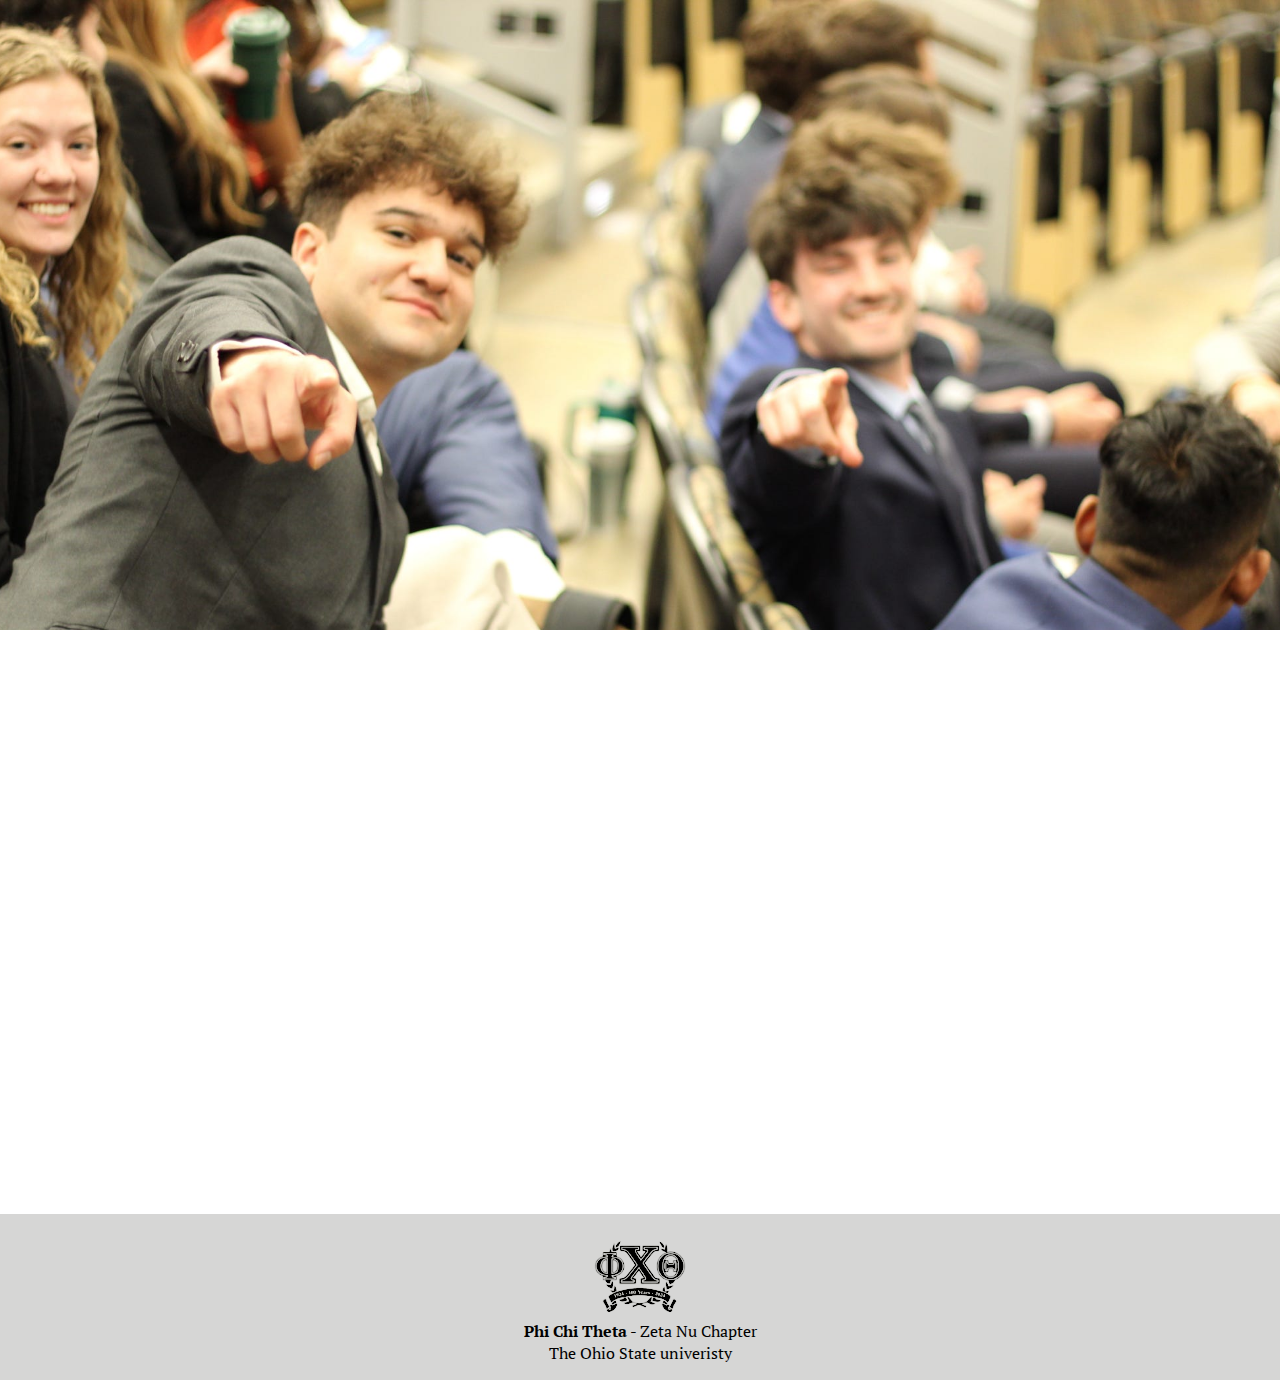
<file: application.html>
<!DOCTYPE html>
<html lang="en">
<head> 
  <meta charset="utf-8" />
  <meta name="viewport" content="width=device-width,initial-scale=1" />
  <title>Application</title>
    <link href="https://fonts.googleapis.com/css2?family=PT+Serif:ital,wght@0,400;0,700;1,400;1,700&display=swap" rel="stylesheet">
    <link rel="stylesheet" href="main.css" /> 
  <link rel="stylesheet" href="DEI.css"/>
</head>
<body>
    <header>
        <nav class="navbar">
            <div class="logo-container">
                <div class="pct-home-logo">
                    <img src="Web Images/pct crest.png" alt="PCT Logo" width="30" >
                </div>
                <div class="logo-text">
                    <a href="index.html">Phi Chi Theta</a>
                </div>
            </div>
            <div class="nav-links">
                <ul>
                    <li>
                        <a href="index.html">Home</a>
                    </li>
                    <li class="has-dropdown">
                        <a href="nationals.html" aria-haspopup="true" aria-expanded="false">About</a>
                        <ul class="dropdown">
                            <li><a href="nationals.html">Nationals</a></li>
                            <li><a href="zeta-nu-chater.html">Zeta Nu Chapter</a></li>
                            <li><a href="Leadership.html">Leadership</a></li>
                            <li><a href="Members.html">Members</a></li>
                        </ul>
                    </li>
                    <li class="has-dropdown">
                        <a href="Brotherhood.html" aria-haspopup="true" aria-expanded="false">Pillars</a>
                        <ul class="dropdown">
                            <li><a href="Philanthropy.html">Philanthropy</a></li>
                            <li><a href="Professionalism.html">Professionalism</a></li>
                            <li><a href="Brotherhood.html">Brotherhood</a></li>
                            <li><a href="DEI.html">DEI</a></li>
                        </ul>
                    </li>
                    <li class="has-dropdown">
                        <a href="rush-info.html" aria-haspopup="true" aria-expanded="false">Recruitment</a>
                        <ul class="dropdown">
                            <li><a href="rush-info.html">Rush Info</a></li>
                            <li><a href="rush-schedule.html">Rush Events</a></li>
                            <li><a href="application.html">Application</a></li>
                        </ul>
                    </li>
                        <li class="has-dropdown">
                            <a href="sponsors.html" aria-haspopup="true" aria-expanded="false">Sponsors</a>
                            <ul class="dropdown">
                                <li><a href="sponsors.html">Current Sponsors</a></li>
                                <li><a href="sponsor-us.html">Sponsor Us</a></li>
                            </ul>
                        </li>
                    <li><a href="contact.html">Contact Us</a></li>
                </ul>
                <div class="social-icons">
                    <a href="https://www.instagram.com/pctosu/?hl=en" target="_blank"><img src="Web Images/instagram.png" alt="Instagram Icon" width="30"></a>
                    <a href="https://www.linkedin.com/company/pctosu/posts/?feedView=all" target="_blank"><img src="Web Images/linkedin.png" alt="LinkedIn Icon" width="30"></a>
                </div>     
            </div>
        </nav>
    </header>
    <main>
        <section class="professional-section" style="background-image: url('Web Images/12-Application.JPEG');">
            <h1 class="reveal" style="margin-top: 2.5rem;">APPLICATION</h1>
        </section>
        <section class="professional-intro">
            <div class="feature-text" style="display: flex; flex-direction: column; align-items: center;">
                <span class="bold" style="font-size:2.4rem; text-align:center; display:block; margin-bottom:1.2rem;">Fall 2025</span>
                <div style="margin-top:0.2rem; max-width:600px; text-align:center;">
                    Applications for the Fall 2025 Rush season are now open and will close on <span style="font-weight:bold;">9/6</span> at <span style="font-weight:bold;">11:59pm</span>. Due to the large volume of potential new members, late applications will not be accepted.<br><br>
                    Application eligibility is dependent on attending a Meet the Brothers event. In order to be selected, you must also attend the Professionalism Event and 1 Additional Pillar Event.
                </div>
                <div style="display: flex; gap: 1.5rem; margin: 2.5rem 0 2.2rem 0; justify-content: center;">
                    <a href="rush-schedule.html" style="background: #888; color: #fff; border: none; border-radius: 12px; padding: 1rem 1.75rem; font-size: 1.2rem; font-weight: 600; cursor: pointer; min-width: 180px; text-align:center; text-decoration:none; display:inline-block;">View Schedule</a>
                    <a href="https://docs.google.com/forms/d/e/1FAIpQLSefLBKKo45ACoMy3QT6dN-6lpzR8s6XbuBx2gPHvVhK_iKjWw/viewform?usp=send_form" target="_blank" rel="noopener" style="background: #6a1fae; color: #fff; border: none; border-radius: 12px; padding: 1rem 2.5rem; font-size: 1.2rem; font-weight: 600; cursor: pointer; min-width: 180px; text-align:center; text-decoration:none; display:inline-block;">Apply Now</a>
                </div>
                <div style="margin-top: 1.5rem; font-size: 1.15rem; text-align:center;">
                    Contact <span style="font-weight:bold;">liu.10035@osu.edu</span> or <span style="font-weight:bold;">(419) 327-0690</span> with any questions.
                </div>
            </div>
        </section>
    </main>
    <footer>
        <div class="footer-content">
            <img src="Web Images/pct-footer-logo.png" alt="PCT Logo" width="100">
            <p><span class="bold">Phi Chi Theta</span> - Zeta Nu Chapter</p>
            <p>The Ohio State univeristy</p>
        </div>
    </footer>
</body>
</html>
</file>
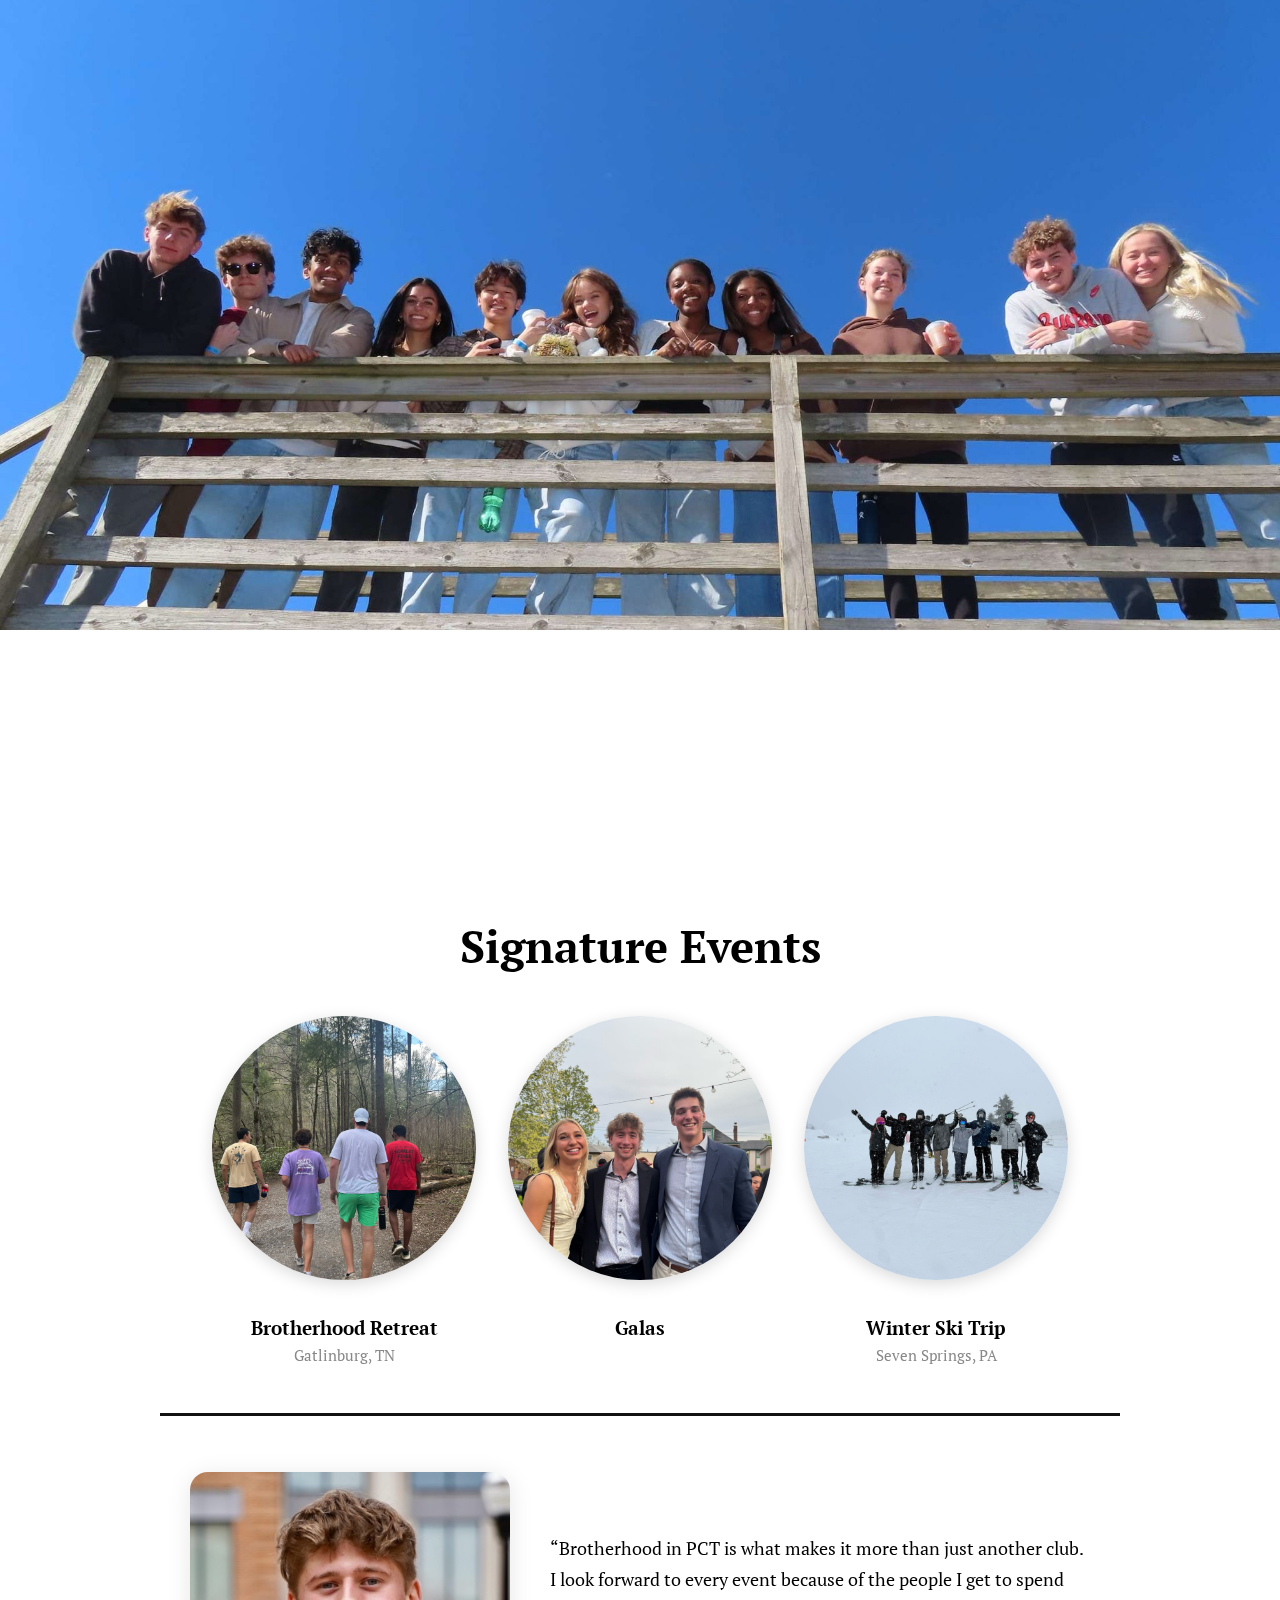
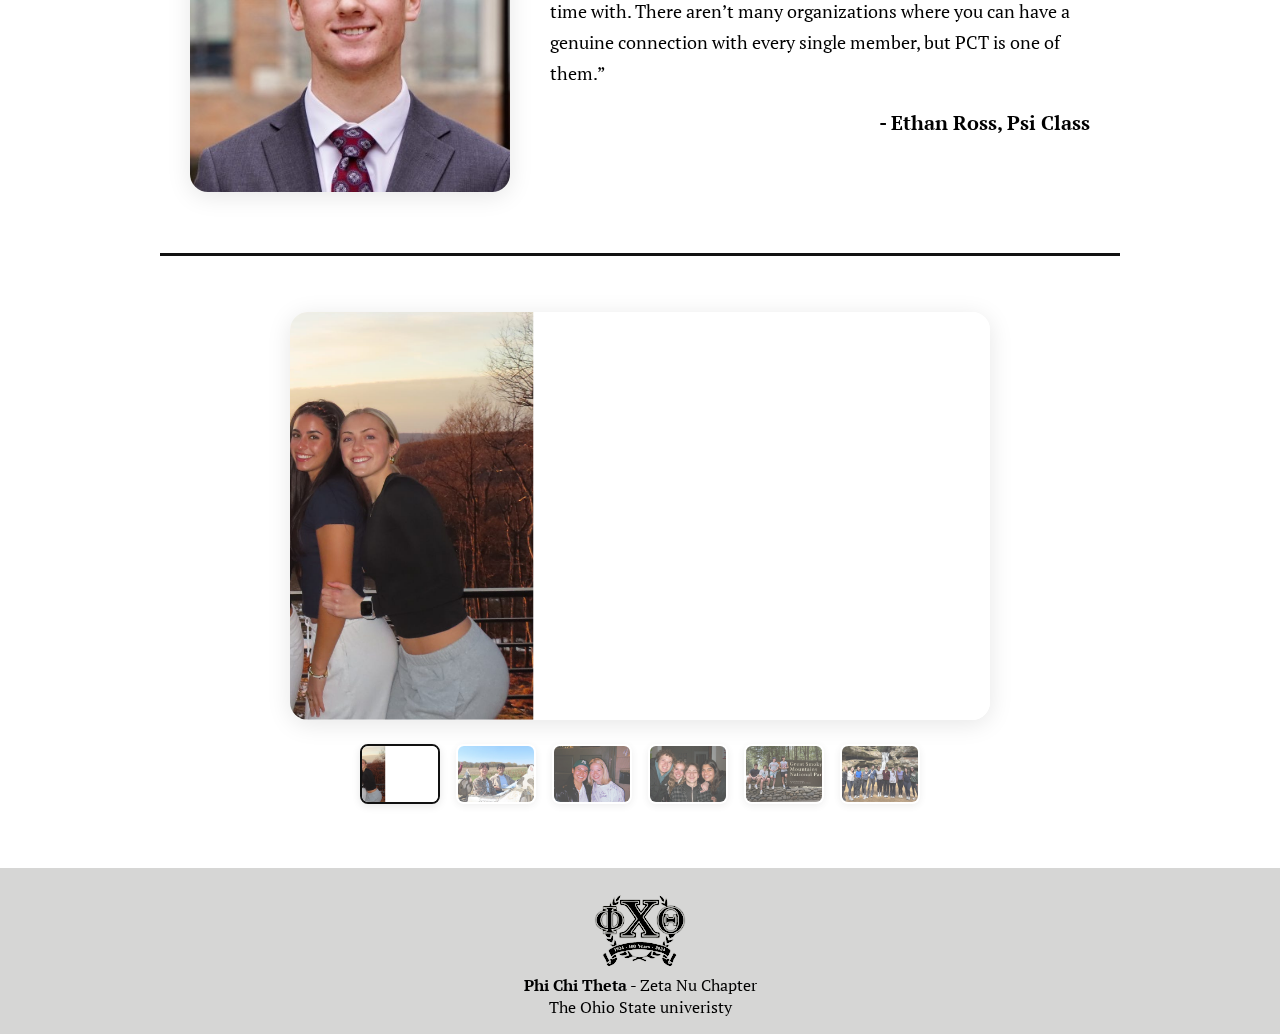
<file: Brotherhood.html>
<!DOCTYPE html>
<html lang="en">
<head> 
  <meta charset="utf-8" />
  <meta name="viewport" content="width=device-width,initial-scale=1" />
  <title>Brotherhood Page</title>
  <link rel="stylesheet" href="main.css" /> 
  <link rel="stylesheet" href="nationals.css" />
  <link rel="stylesheet" href="brotherhood.css"/>
</head>

<body>
    <header>
        <nav class="navbar">
            <div class="logo-container">
                <div class="pct-home-logo">
                    <img src="Web Images/pct crest.png" alt="PCT Logo" width="30" >
                </div>
                <div class="logo-text">
                    <a href="index.html">Phi Chi Theta</a>
                </div>
            </div>
            <div class="nav-links">
                <ul>
                    <li>
                        <a href="index.html">Home</a>
                    </li>
                    <li class="has-dropdown">
                        <a href="nationals.html" aria-haspopup="true" aria-expanded="false">About</a>
                        <ul class="dropdown">
                            <li><a href="nationals.html">Nationals</a></li>
                            <li><a href="zeta-nu-chater.html">Zeta Nu Chapter</a></li>
                            <li><a href="Leadership.html">Leadership</a></li>
                            <li><a href="Members.html">Members</a></li>
                        </ul>
                    </li>
                    <li class="has-dropdown">
                        <a href="pillars.html" aria-haspopup="true" aria-expanded="false">Pillars</a>
                        <ul class="dropdown">
                            <li><a href="Philanthropy.html">Philanthropy</a></li>
                            <li><a href="Professionalism.html">Professionalism</a></li>
                            <li><a href="Brotherhood.html">Brotherhood</a></li>
                            <li><a href="DEI.html">DEI</a></li>
                        </ul>
                    </li>
                    <li class="has-dropdown">
                        <a href="recruitment.html" aria-haspopup="true" aria-expanded="false">Recruitment</a>
                        <ul class="dropdown">
                            <li><a href="#president-title">Rush Events</a></li>
                            <li><a href="application.html">Application</a></li>
                            <li><a href="#placements-section">FAQ</a></li>
                        </ul>
                    </li>
                    <li><a href="contact.html">Contact Us</a></li>
                </ul>
                <div class="social-icons">
                    <a href="https://www.instagram.com/pctosu/?hl=en" target="_blank"><img src="Web Images/instagram.png" alt="Instagram Icon" width="30"></a>
                    <a href="https://www.linkedin.com/company/pctosu/posts/?feedView=all" target="_blank"><img src="Web Images/linkedin.png" alt="LinkedIn Icon" width="30"></a>
                </div>     
            </div>
        </nav>
    </header>

    <main>
        <section class="professional-section">
            <h1 class="reveal">Brotherhood</h1>
        </section>

        <section class="professional-intro">
            <div class="feature-text">
                <span class="bold">Brotherhood:</span> Brotherhood is the foundation of everything we do at Phi Chi Theta. We’re a family that celebrates together, rallies together, grows together, and leads together. By standing together through both our challenges and triumphs, we strengthen not just ourselves but the chapter as a whole. Without our community, nothing else is possible.
            </div>
        </section>

        <section class="events-section">
            <h2>Signature Events</h2>
            <div class="events-container">
                <div class="signature-event">
                    <div class="img-fade-container">
                        <img src="Web Images/Andrew Website Overhaul-20250825T182112Z-1-001/Anderson-Andrew Website Overhaul/General/7-Gatlinburg1.JPEG" alt="Office Visits" class="circular-img img-base">
                        <img src="Web Images/Andrew Website Overhaul-20250825T182112Z-1-001/Anderson-Andrew Website Overhaul/General/7-Gatlinburg2.JPEG" alt="Office Visits Hover" class="circular-img img-hover">
                    </div>
                    <div class="event-text-box">
                        <p class="bold">Brotherhood Retreat</p>
                        <p class="small-text">Gatlinburg, TN</p>
                    </div>
                </div>
                <div class="signature-event">
                    <div class="img-fade-container">
                        <img src="Web Images/Andrew Website Overhaul-20250825T182112Z-1-001/Anderson-Andrew Website Overhaul/General/7-Galas1.JPEG" alt="Professional Retreat" class="circular-img img-base">
                        <img src="Web Images/Andrew Website Overhaul-20250825T182112Z-1-001/Anderson-Andrew Website Overhaul/General/7-Galas2.JPEG" alt="Professional Retreat Hover" class="circular-img img-hover">
                    </div>
                    <div class="event-text-box">
                        <p class="bold">Galas</p>
                    </div>
                </div>
                <div class="signature-event">
                    <div class="img-fade-container">
                        <img src="Web Images/Andrew Website Overhaul-20250825T182112Z-1-001/Anderson-Andrew Website Overhaul/General/7-SkiTrip1.JPEG" alt="Etiquette Events" class="circular-img img-base">
                        <img src="Web Images/Andrew Website Overhaul-20250825T182112Z-1-001/Anderson-Andrew Website Overhaul/General/7-SkiTrip2.JPEG" alt="Etiquette Events Hover" class="circular-img img-hover">
                    </div>
                    <div class="event-text-box">
                        <p class="bold">Winter Ski Trip</p>
                        <p class="small-text">Seven Springs, PA</p>
                    </div>
                </div>
            </div>
            <hr class="professional-divider">
            <div class="professional-feature">
                <div class="feature-container">
                    <div class="feature-image">
                        <img src="Web Images/Andrew Website Overhaul-20250825T182112Z-1-001/Anderson-Andrew Website Overhaul/Headshots/3-EthanRoss.jpg" alt="Ethan Ross Headshot" />
                    </div>
                    <div class="feature-text">
                        <p>
                            “Brotherhood in PCT is what makes it more than just another club. I look forward to every event because of the people I get to spend time with. There aren’t many organizations where you can have a genuine connection with every single member, but PCT is one of them.”
                        </p>
                        <div style="text-align: right; margin-top: 1.2rem;">
                            <span style="font-weight: bold;">- Ethan Ross, Psi Class</span>
                        </div>
                    </div>
                </div>
            </div>
            <hr class="professional-divider">
            </div>
            <!-- Carousel moved below the Riya Zutshi feature divider -->
        <section class="professional-carousel-section">
            <div class="carousel-container">
                <div class="carousel-main-image">
                    <img id="carousel-main" src="Web Images/Yuvi Overhaul/Brotherhood/7-PhotoCarousel1.png" alt="Brotherhood Main" />
                </div>
                <div class="carousel-thumbnails">
                    <img class="carousel-thumb active" src="Web Images/Yuvi Overhaul/Brotherhood/7-PhotoCarousel1.png" alt="Thumb 1" onclick="changeCarouselImage(0)">
                    <img class="carousel-thumb" src="Web Images/Yuvi Overhaul/Brotherhood/7-PhotoCarousel2.png" alt="Thumb 2" onclick="changeCarouselImage(1)">
                    <img class="carousel-thumb" src="Web Images/Yuvi Overhaul/Brotherhood/7-PhotoCarousel3.png" alt="Thumb 3" onclick="changeCarouselImage(2)">
                    <img class="carousel-thumb" src="Web Images/Yuvi Overhaul/Brotherhood/7-PhotoCarousel4.png" alt="Thumb 4" onclick="changeCarouselImage(3)">
                    <img class="carousel-thumb" src="Web Images/Yuvi Overhaul/Brotherhood/7-PhotoCarousel5.png" alt="Thumb 5" onclick="changeCarouselImage(4)">
                    <img class="carousel-thumb" src="Web Images/Yuvi Overhaul/Brotherhood/7-PhotoCarousel6.png" alt="Thumb 6" onclick="changeCarouselImage(5)">
                </div>
            </div>
            <script>
            const carouselImages = [
                "Web Images/Yuvi Overhaul/Brotherhood/7-PhotoCarousel1.png",
                "Web Images/Yuvi Overhaul/Brotherhood/7-PhotoCarousel2.png",
                "Web Images/Yuvi Overhaul/Brotherhood/7-PhotoCarousel3.png",
                "Web Images/Yuvi Overhaul/Brotherhood/7-PhotoCarousel4.png",
                "Web Images/Yuvi Overhaul/Brotherhood/7-PhotoCarousel5.png",
                "Web Images/Yuvi Overhaul/Brotherhood/7-PhotoCarousel6.png"
            ];
            function changeCarouselImage(idx) {
                const mainImg = document.getElementById('carousel-main');
                const thumbs = document.querySelectorAll('.carousel-thumb');
                thumbs.forEach(t => t.classList.remove('active'));
                thumbs[idx].classList.add('active');
                mainImg.style.opacity = 0;
                setTimeout(() => {
                    mainImg.src = carouselImages[idx];
                    mainImg.style.opacity = 1;
                }, 300);
            }
            </script>
        </section>
            <script>
            // No JS needed for fade effect
            </script>
        </section>
    </main>
    <footer>
        <div class="footer-content">
            <img src="Web Images/pct-footer-logo.png" alt="PCT Logo" width="100">
            <p><span class="bold">Phi Chi Theta</span> - Zeta Nu Chapter</p>
            <p>The Ohio State univeristy</p>
        </div>
    </footer>

    </body>

    </html>
</file>
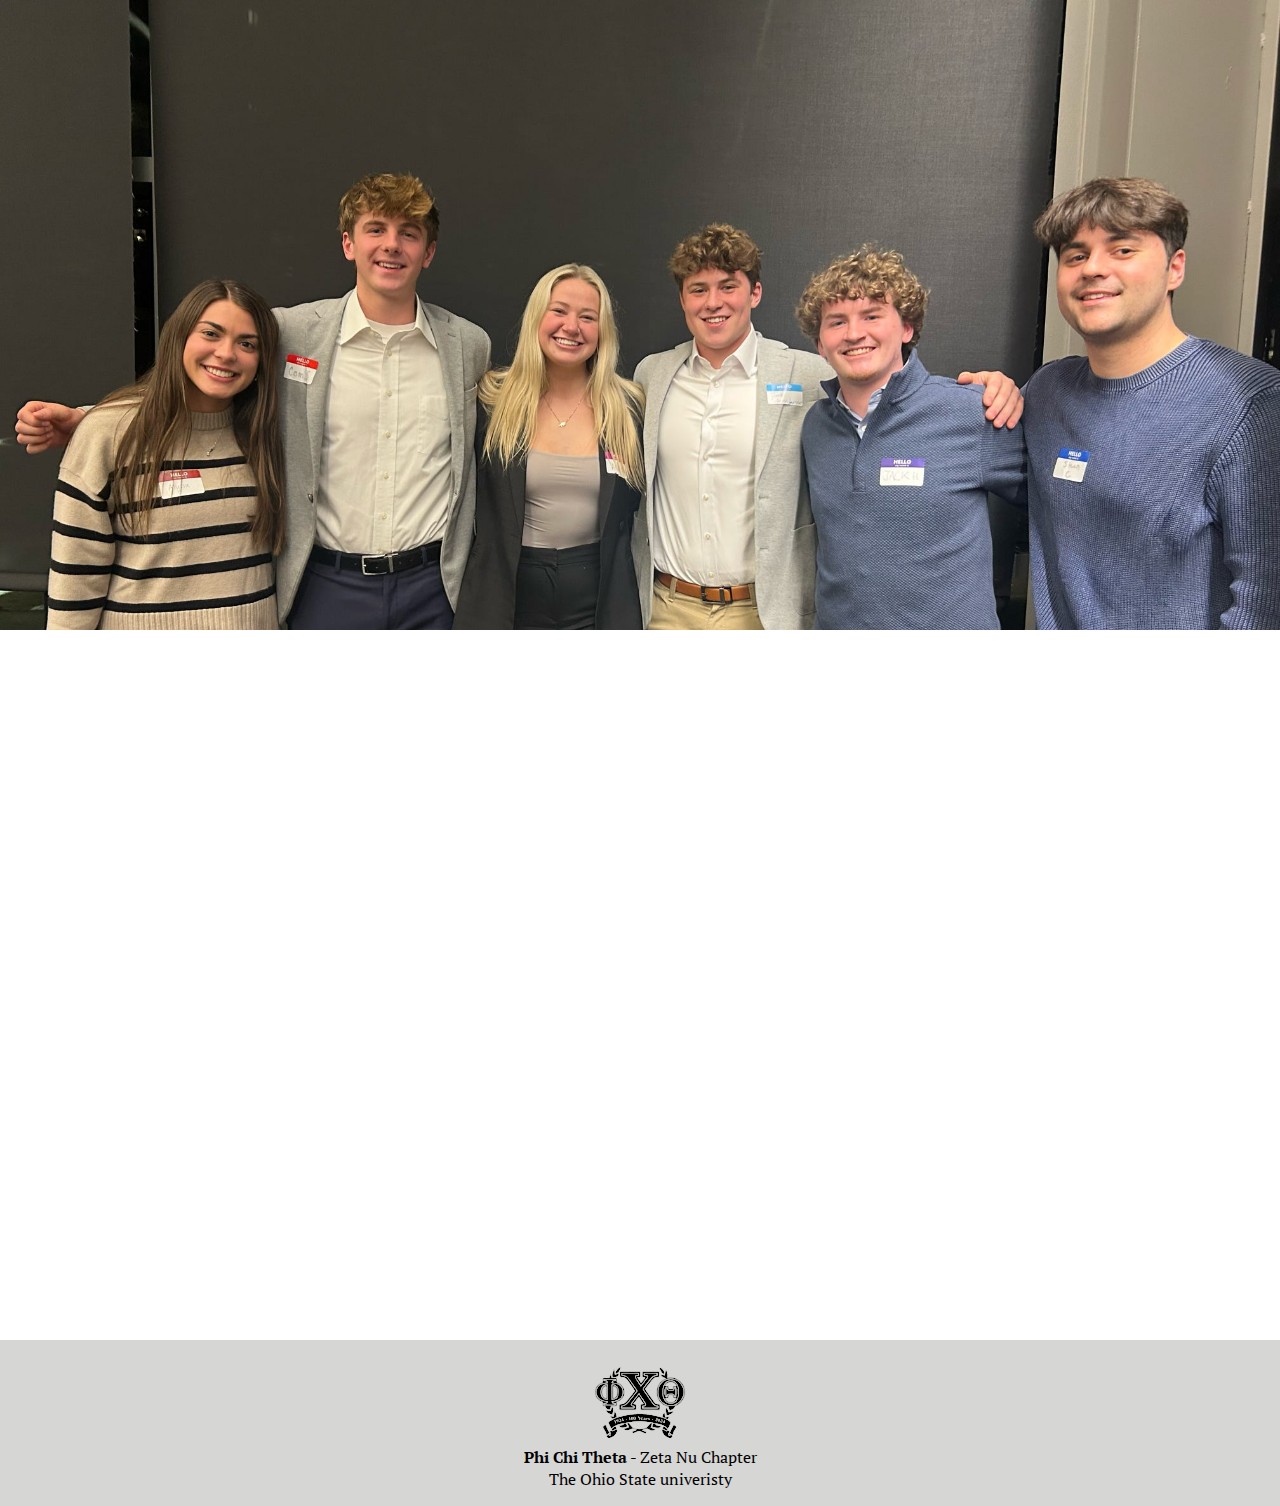
<file: contact.html>
<!DOCTYPE html>
<html lang="en">
<head> 
  <meta charset="utf-8" />
  <meta name="viewport" content="width=device-width,initial-scale=1" />
  <title>Contact Us</title>
  <link rel="stylesheet" href="main.css" /> 
  <link rel="stylesheet" href="contact.css"/>
</head>
<body>
    <header>
        <nav class="navbar">
            <div class="logo-container">
                <div class="pct-home-logo">
                    <img src="Web Images/pct crest.png" alt="PCT Logo" width="30" >
                </div>
                <div class="logo-text">
                    <a href="index.html">Phi Chi Theta</a>
                </div>
            </div>
            <div class="nav-links">
                <ul>
                    <li>
                        <a href="index.html">Home</a>
                    </li>
                    <li class="has-dropdown">
                        <a href="nationals.html" aria-haspopup="true" aria-expanded="false">About</a>
                        <ul class="dropdown">
                            <li><a href="nationals.html">Nationals</a></li>
                            <li><a href="zeta-nu-chater.html">Zeta Nu Chapter</a></li>
                            <li><a href="Leadership.html">Leadership</a></li>
                            <li><a href="Members.html">Members</a></li>
                        </ul>
                    </li>
                    <li class="has-dropdown">
                        <a href="pillars.html" aria-haspopup="true" aria-expanded="false">Pillars</a>
                        <ul class="dropdown">
                            <li><a href="Philanthropy.html">Philanthropy</a></li>
                            <li><a href="Professionalism.html">Professionalism</a></li>
                            <li><a href="Brotherhood.html">Brotherhood</a></li>
                            <li><a href="DEI.html">DEI</a></li>
                        </ul>
                    </li>
                    <li class="has-dropdown">
                        <a href="rush-info.html" aria-haspopup="true" aria-expanded="false">Recruitment</a>
                        <ul class="dropdown">
                            <li><a href="rush-schedule.html">Rush Events</a></li>
                            <li><a href="application.html">Application</a></li>
                            <li><a href="#placements-section">FAQ</a></li>
                        </ul>
                    </li>
                    <li><a href="contact.html">Contact Us</a></li>
                </ul>
                <div class="social-icons">
                    <a href="https://www.instagram.com/pctosu/?hl=en" target="_blank"><img src="Web Images/instagram.png" alt="Instagram Icon" width="30"></a>
                    <a href="https://www.linkedin.com/company/pctosu/posts/?feedView=all" target="_blank"><img src="Web Images/linkedin.png" alt="LinkedIn Icon" width="30"></a>
                </div>     
            </div>
        </nav>
    </header>
    <main>
        <section class="contact-section" style="background-image: url('Web Images/15-ContactUs.JPEG');">
            <h1 class="reveal" style="margin-top: 2.5rem;">Contact Us</h1>
        </section>
        <section class="contact-intro">
            <div class="feature-text" style="display: flex; flex-direction: column; align-items: center;">
                <div style="font-size:1.25rem; text-align:center; margin-bottom:2.2rem; max-width:700px;">
                    Feel free to reach out to any of our primary leadership to learn more about our chapter, to pursue a partnership, or to answer any questions you might have.
                </div>
                <div class="contact-headshots" style="display: flex; gap: 2.5rem; justify-content: center; margin-bottom:2.5rem;">
                    <div class="contact-person">
                        <img src="Web Images/Andrew Website Overhaul-20250825T182112Z-1-001/Anderson-Andrew Website Overhaul/Headshots/1-WyattGrenlees.jpg" alt="Wyatt Greenlees" class="contact-img">
                        <div class="contact-name" style="font-weight:bold; font-size:1.15rem; margin-top:1.1rem;">Wyatt Greenlees</div>
                        <div class="contact-email">greenlees.10@osu.edu</div>
                        <div class="contact-role">President</div>
                    </div>
                    <div class="contact-person">
                        <img src="Web Images/Andrew Website Overhaul-20250825T182112Z-1-001/Anderson-Andrew Website Overhaul/Headshots/2-TaylorMorgan.jpg" alt="Taylor Morgan" class="contact-img">
                        <div class="contact-name" style="font-weight:bold; font-size:1.15rem; margin-top:1.1rem;">Taylor Morgan</div>
                        <div class="contact-email">morgan.1836@osu.edu</div>
                        <div class="contact-role">Vice President</div>
                    </div>
                    <div class="contact-person">
                        <img src="Web Images/Andrew Website Overhaul-20250825T182112Z-1-001/Anderson-Andrew Website Overhaul/Headshots/1-StevenLiu.JPG" alt="Steven Liu" class="contact-img">
                        <div class="contact-name" style="font-weight:bold; font-size:1.15rem; margin-top:1.1rem;">Steven Liu</div>
                        <div class="contact-email">liu.10035@osu.edu</div>
                        <div class="contact-role">Recruitment Chair</div>
                    </div>
                </div>
                <div class="contact-purple-box" style="background:#6a1fae; color:#fff; border-radius:14px; padding:1.2rem 2.2rem; font-size:1.25rem; font-weight:500; text-align:center; max-width:700px; margin-bottom:2.2rem;">
                    You can also reach us at <span style="font-weight:bold;">phichithetaosu@gmail.com</span>
                </div>
                <div style="font-size:1.15rem; text-align:center;">
                    Follow us on Instagram <span style="font-weight:bold;">@pctosu</span>
                </div>
            </div>
        </section>
    </main>
    <footer>
        <div class="footer-content">
            <img src="Web Images/pct-footer-logo.png" alt="PCT Logo" width="100">
            <p><span class="bold">Phi Chi Theta</span> - Zeta Nu Chapter</p>
            <p>The Ohio State univeristy</p>
        </div>
    </footer>
</body>
</html>
</file>
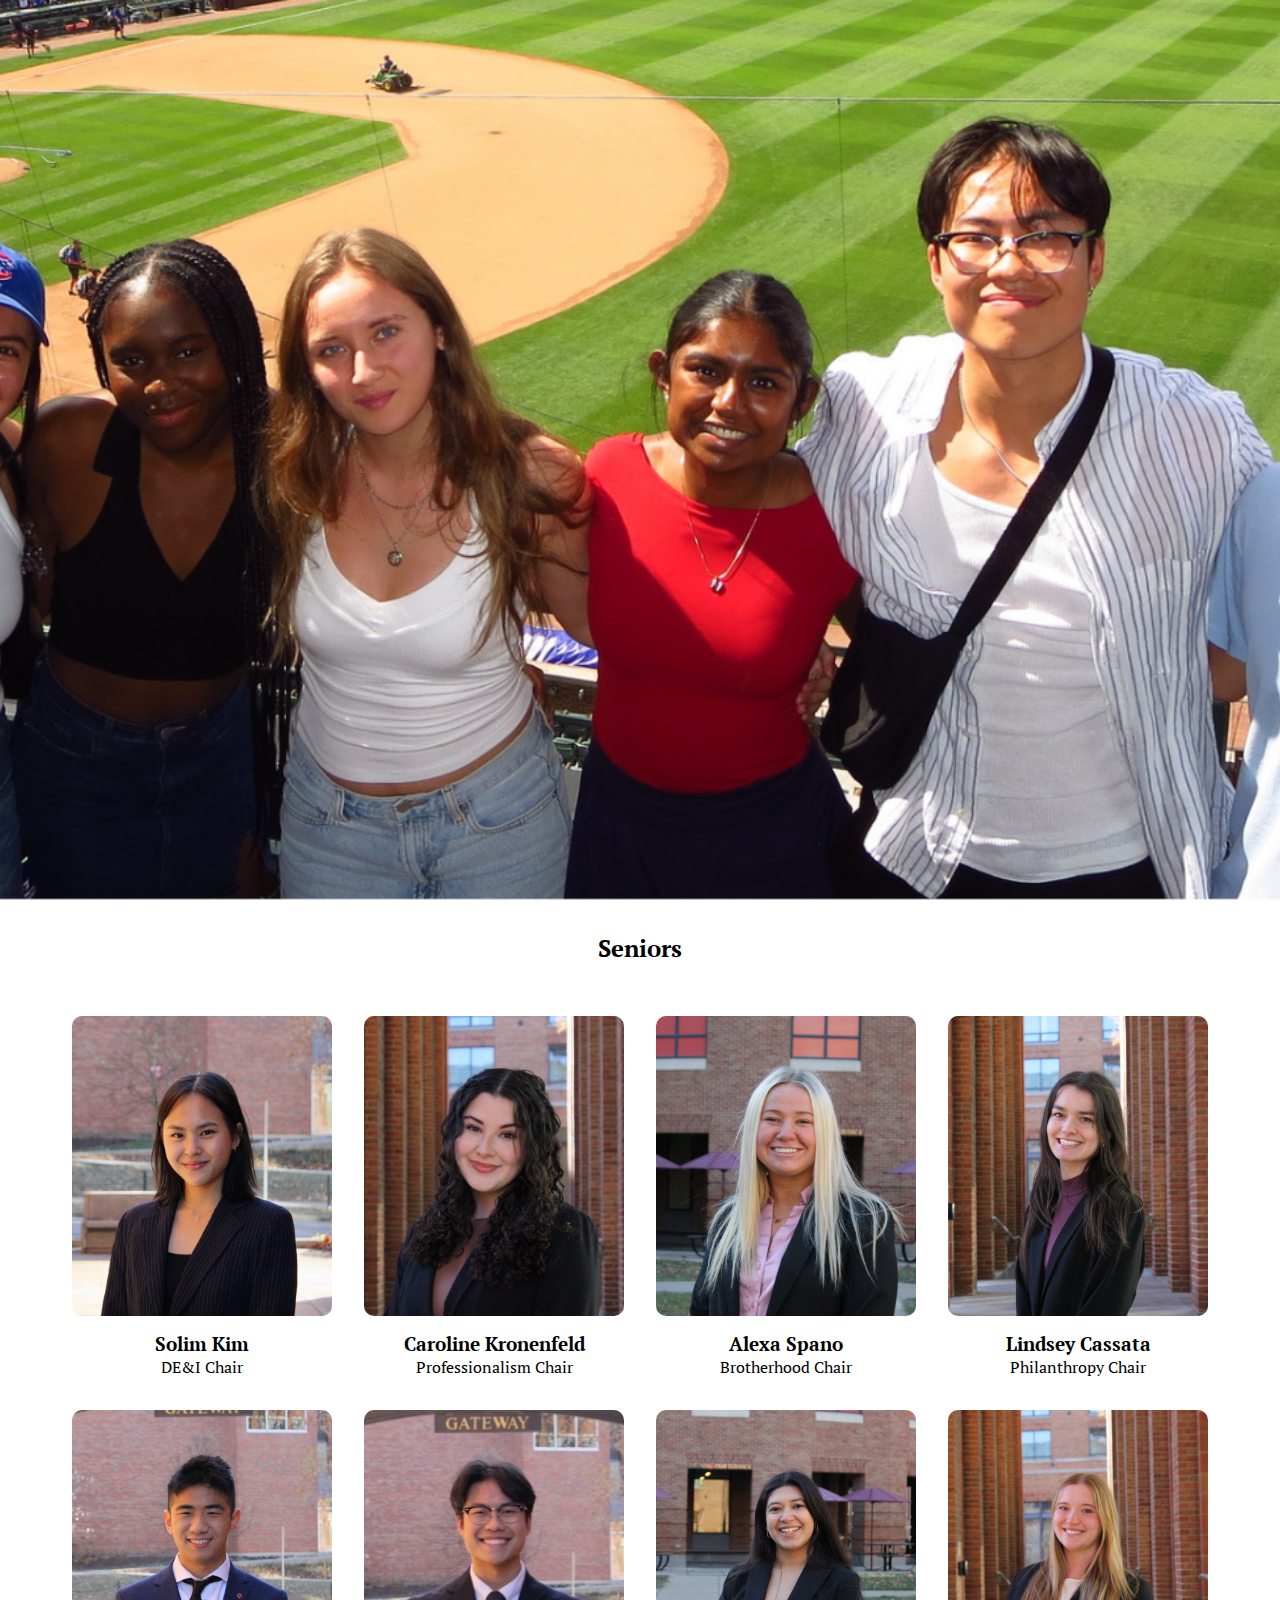
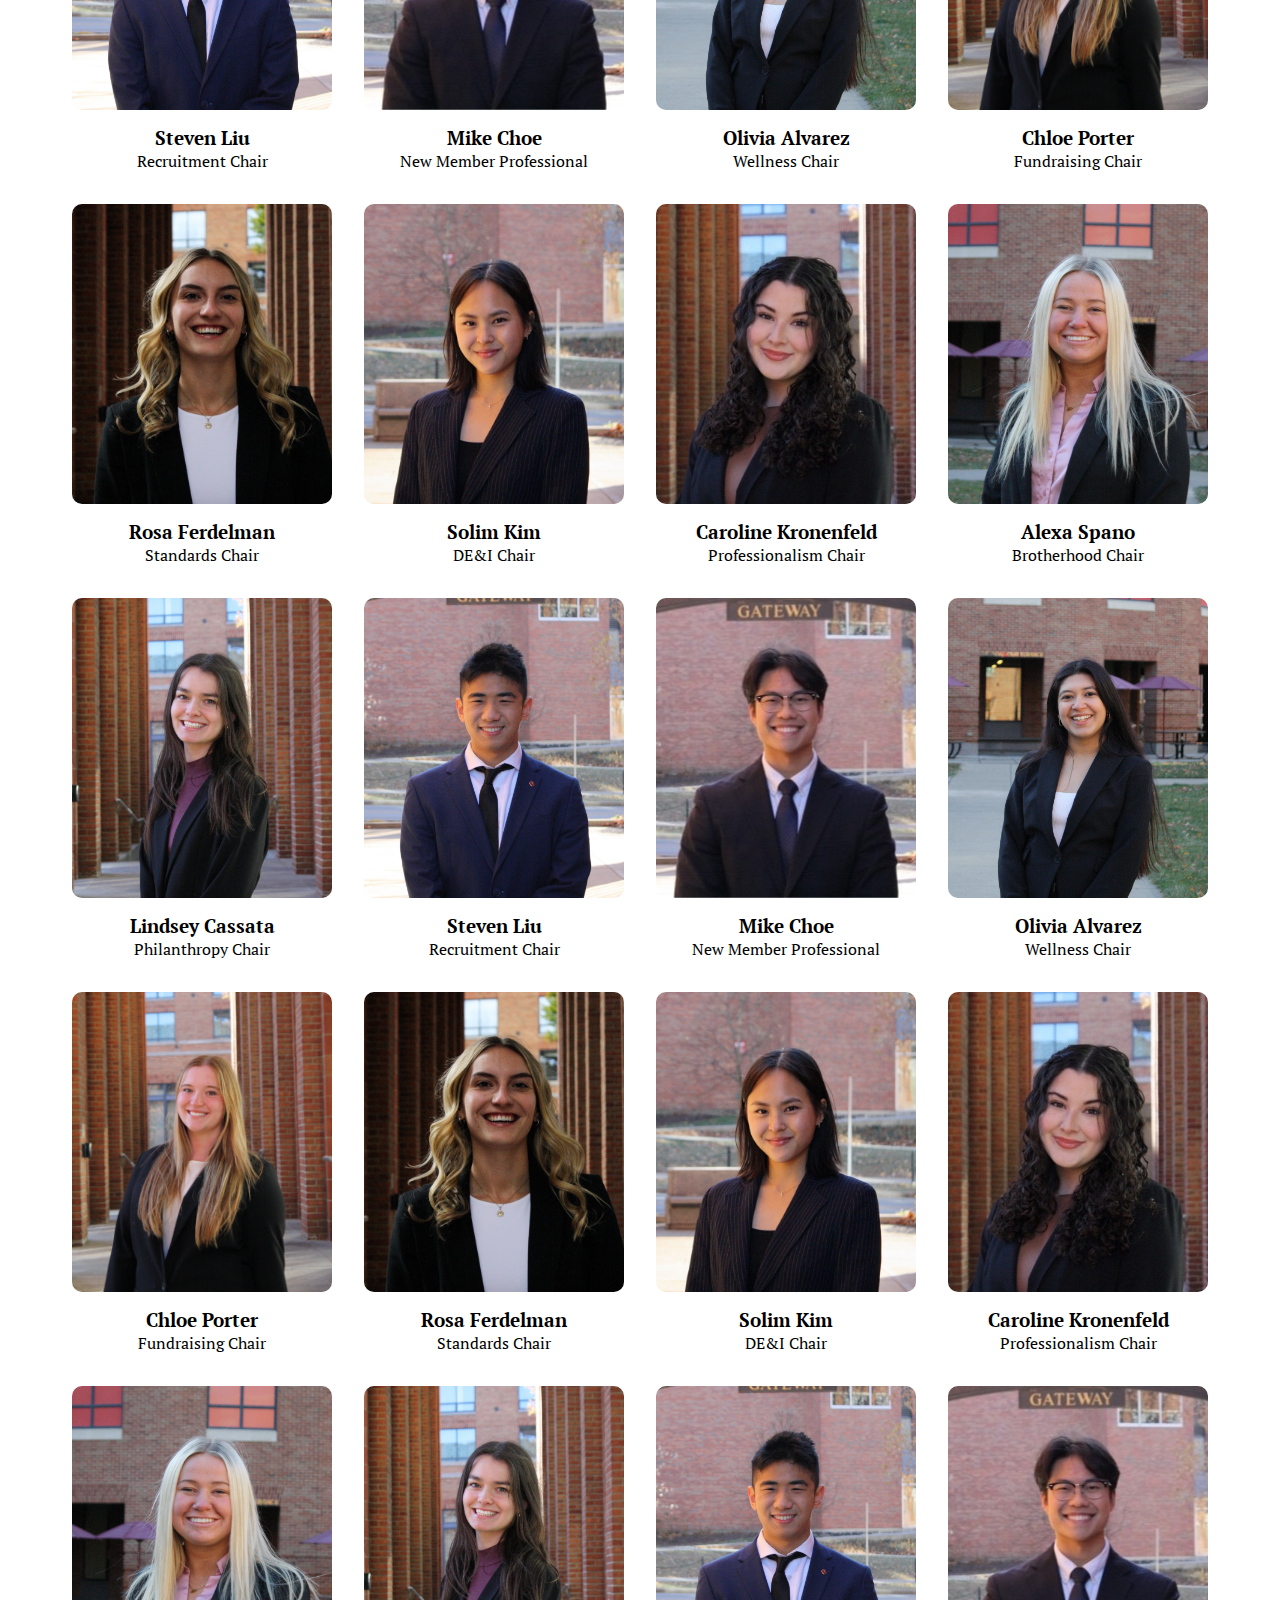
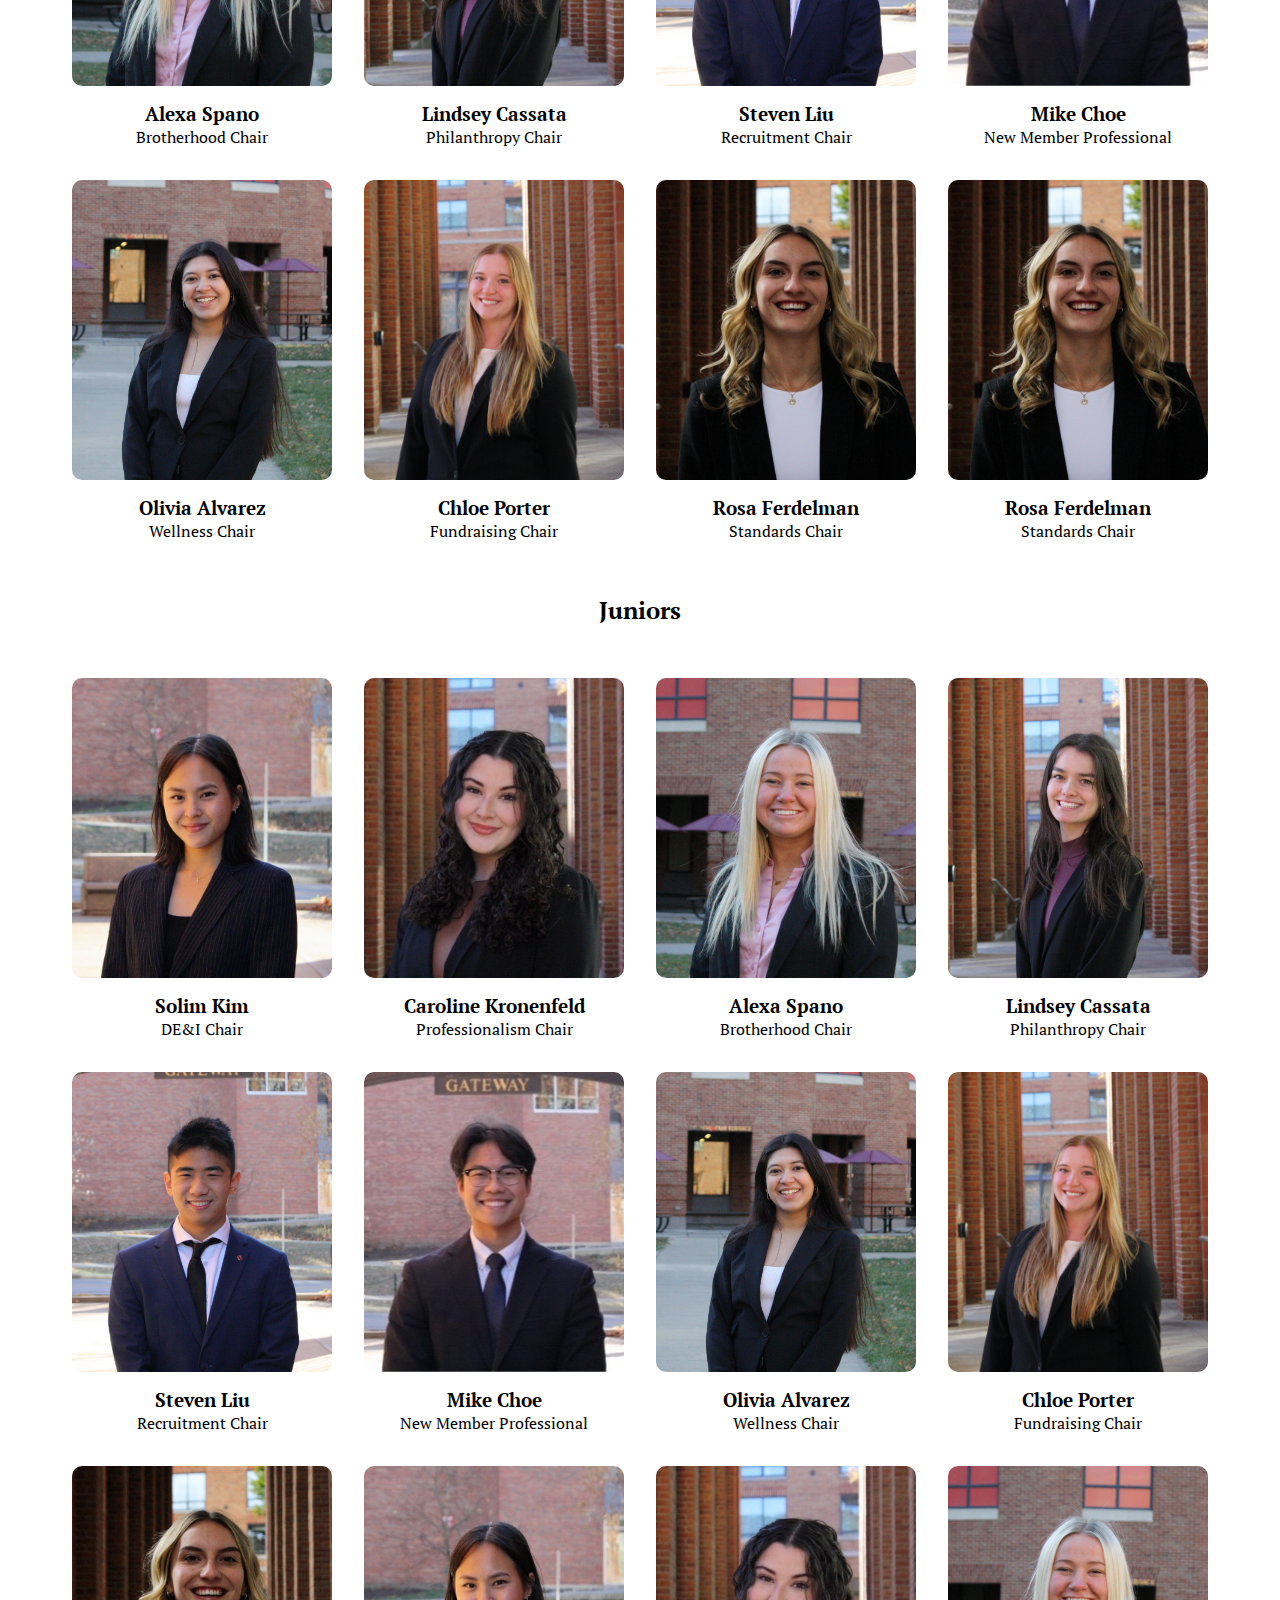
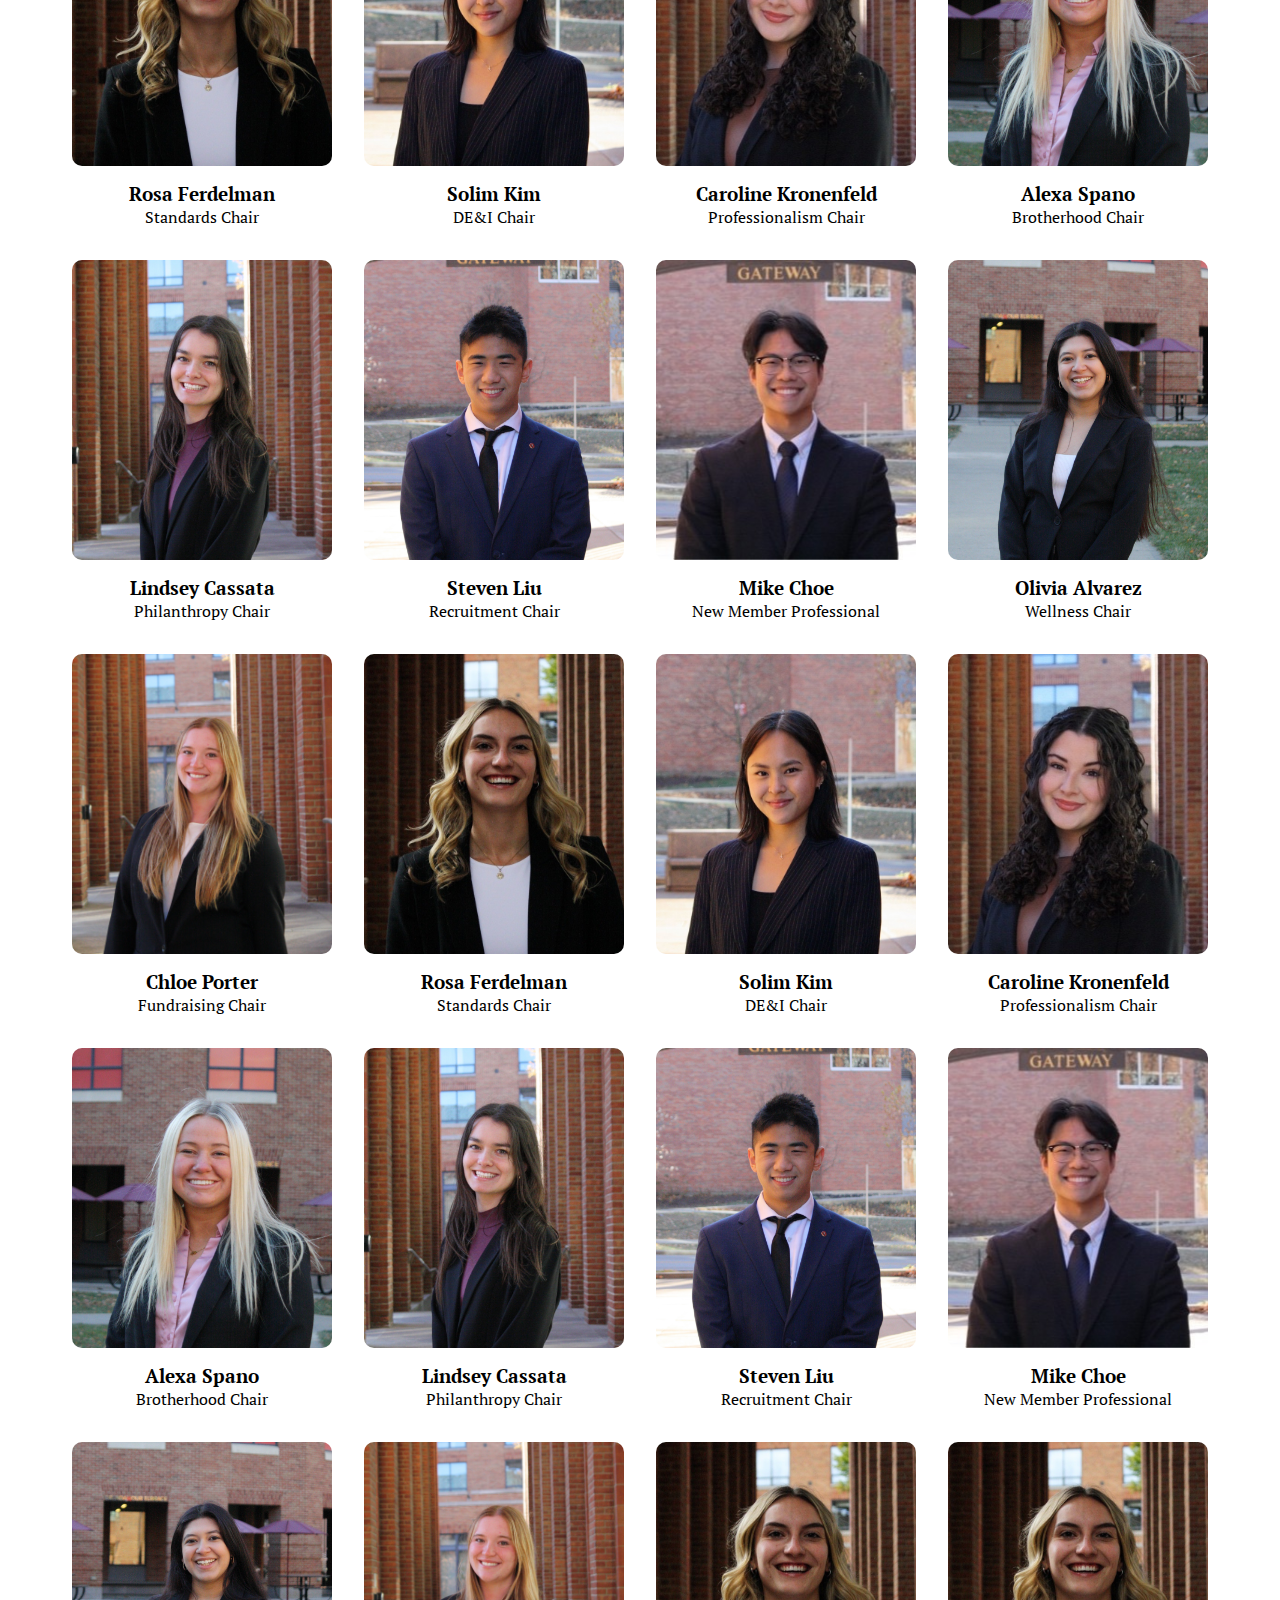
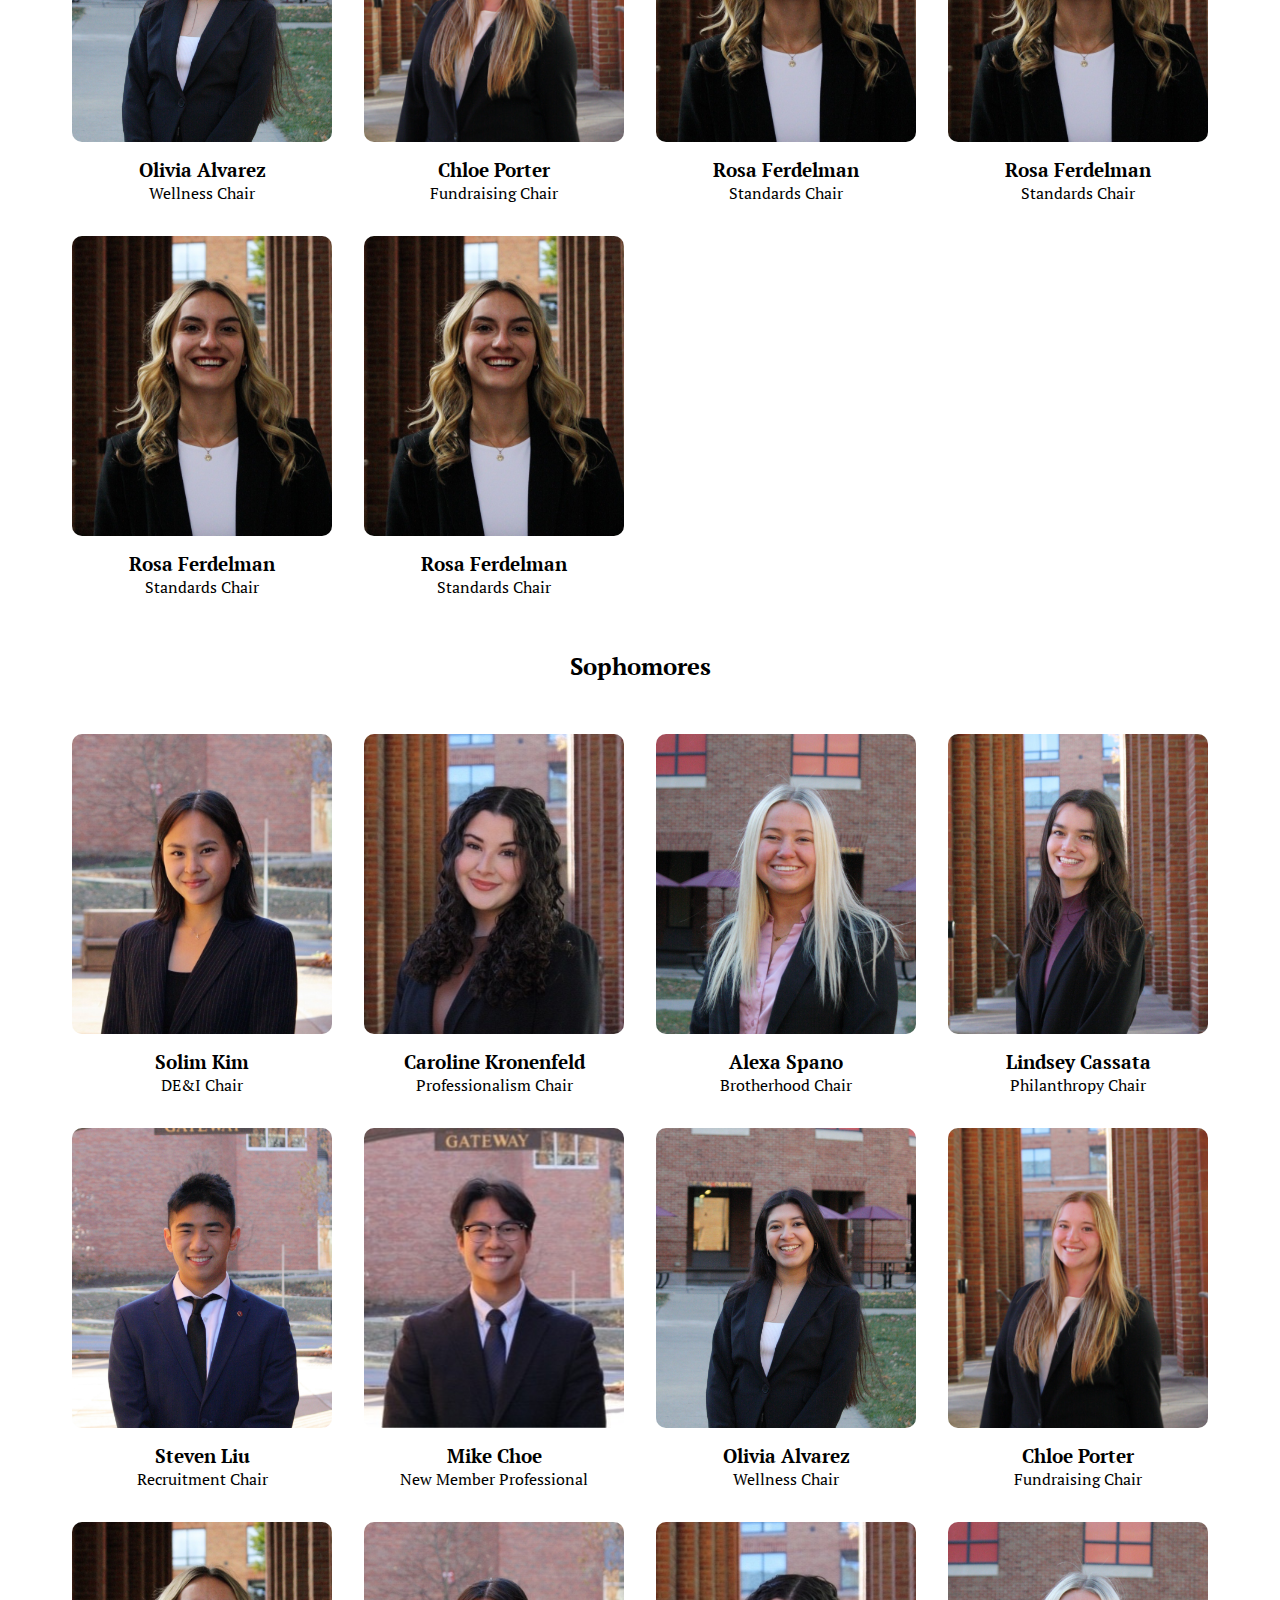
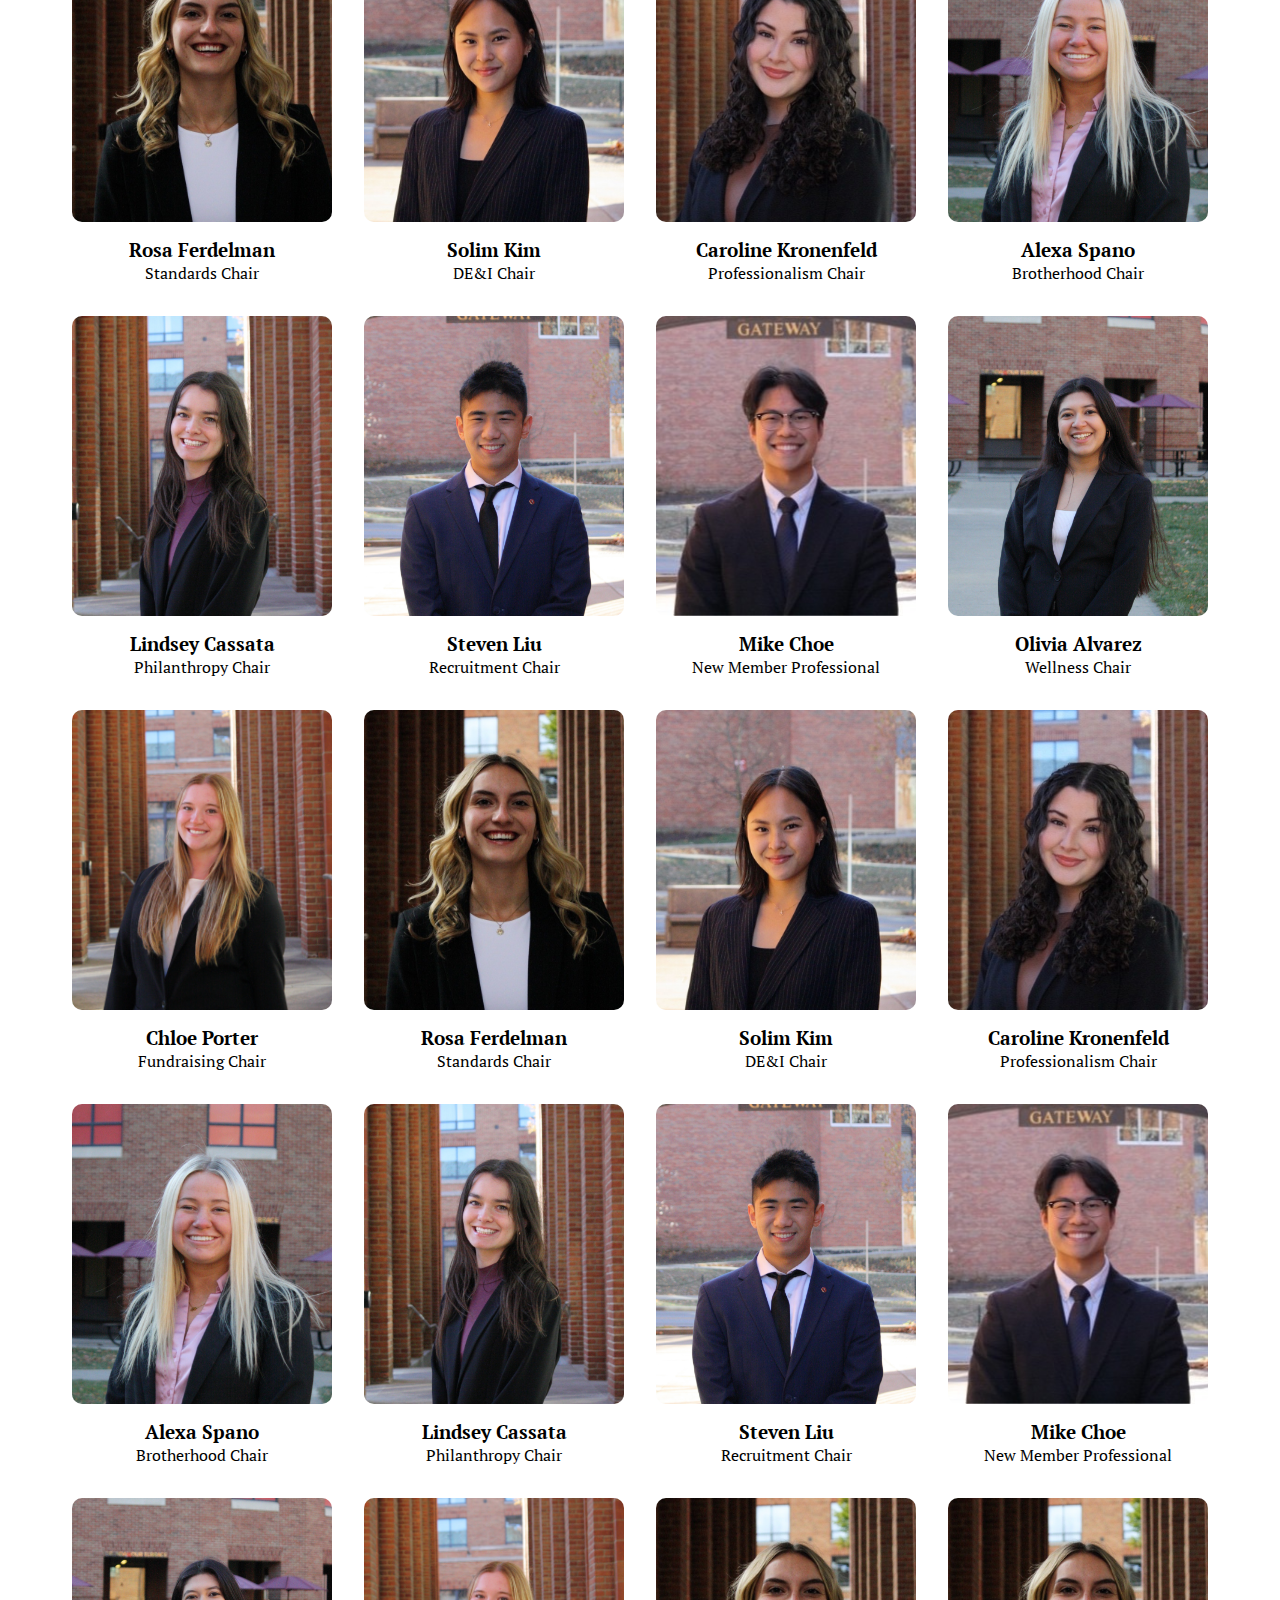
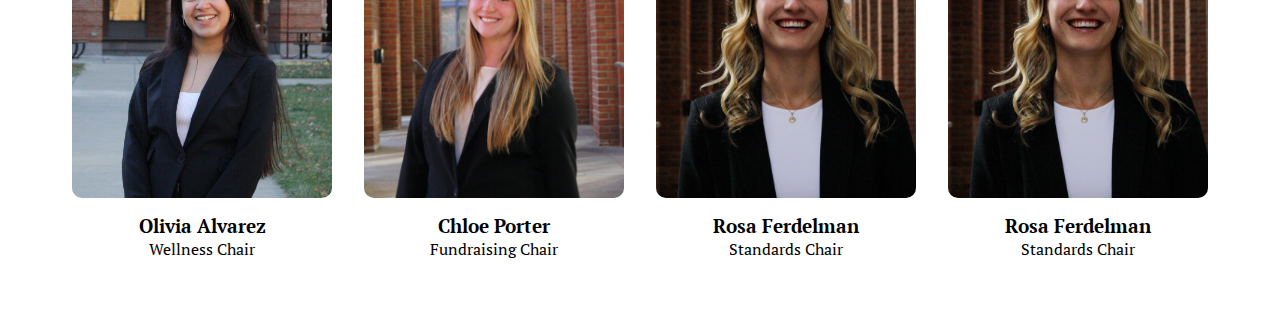
<file: Members.html>
<!DOCTYPE html>
<html lang="en">
<head>
    <meta charset="UTF-8">
    <meta name="viewport" content="width=device-width, initial-scale=1.0">
    <title>PCT home page</title>
    <link rel="stylesheet" href="main.css" /> 
  <link rel="stylesheet" href="nationals.css" />
  <link rel="stylesheet" href="zeta-nu.css" />
  <link rel="stylesheet" href="leadership.css" />
  <link rel="stylesheet" href="members.css"/>
    <!-- google font PT serif -->
  
</head>
<body>
    <header>
        <nav class="navbar">
            <div class="logo-container">
                <div class="pct-home-logo">
                    <img src="Web Images/pct crest.png" alt="PCT Logo" width="30" >
                </div>
                <div class="logo-text">
                    <a href="index.html">Phi Chi Theta</a>
                </div>
            </div>
            <div class="nav-links">
                <ul>
                    <li>
                        <a href="index.html">Home</a>
                    </li>


                    <li class="has-dropdown">
                        <a href="nationals.html" aria-haspopup="true" aria-expanded="false">About</a>
                        <ul class="dropdown">
                            <li><a href="nationals.html">Nationals</a></li>
                            <li><a href="zeta-nu-chater.html">Zeta Nu Chapter</a></li>
                            <li><a href="Leadership.html">Leadership</a></li>
                            <li><a href="Members.html">Members</a></li>
                        </ul>
                    </li>


                    <li class="has-dropdown">
                        <a href="pillars.html" aria-haspopup="true" aria-expanded="false">Pillars</a>
                        <ul class="dropdown">
                            <li><a href="Philanthropy.html">Philanthropy</a></li>
                            <li><a href="Professionalism.html">Professionalism</a></li>
                            <li><a href="Brotherhood.html">Brotherhood</a></li>
                            <li><a href="DEI.html">DEI</a></li>
                        </ul>
                    </li>


                    <li class="has-dropdown">
            <a href="rush-info.html" aria-haspopup="true" aria-expanded="false">Recruitment</a>
            <ul class="dropdown">
              <li><a href="rush-schedule.html">Rush Events</a></li>
              <li><a href="application.html">Application</a></li>
            </ul>
                    </li>


                    <li><a href="contact.html">Contact Us</a></li>
                </ul>
                <div class="social-icons">
                    <a href="https://www.instagram.com/pctosu/?hl=en" target="_blank"><img src="Web Images/instagram.png" alt="Instagram Icon" width="30"></a>
                    <a href="https://www.linkedin.com/company/pctosu/posts/?feedView=all" target="_blank"><img src="Web Images/linkedin.png" alt="LinkedIn Icon" width="30"></a>
                </div>     
            </div>
        </nav>
    </header>
    <main>
        <secton class="members-section">
            <h1 class="reveal">Members</h1>
        </secton>


        <section class="seniors-section">
            <h2>Seniors</h2>
            <div class="members-container">
            <div class="leadership-member ">
                <div class="img-wrapper">
                      <img src="Web Images/Andrew Website Overhaul-20250815T034045Z-1-001/Anderson-Andrew Website Overhaul/Headshots/1-SolimKim.jpg" alt="Solim's Headshot" class="leadership-member-photo">

                      <a class="li-badge" href="https://www.linkedin.com/in/solimk/?miniProfileUrn=urn%3Ali%3Afs_miniProfile%3AACoAAD2GUycBgnEi4cDlcA-fgr4rJ1vcJaAfR-I" target="_blank" rel="noopener">
                    
                           <img class="li-icon" src="Web Images/linkedin.png" alt="" aria-hidden="true">
                       
                        <span class="li-text">LinkedIn</span>
                      </a>

                    </div>
                <h3 class="bold">Solim Kim</h3>
                <p>DE&I Chair</p>
            </div>
            <div class="leadership-member">
                <div class="img-wrapper">
                      <img src="Web Images/Andrew Website Overhaul-20250815T034045Z-1-001/Anderson-Andrew Website Overhaul/Headshots/2-CarolineKronenfeld.jpg" alt="Caroline's Headshot" class="leadership-member-photo">

                      <a class="li-badge" href="https://www.linkedin.com/in/caroline-kronenfeld/" target="_blank" rel="noopener">
                    
                           <img class="li-icon" src="Web Images/linkedin.png" alt="" aria-hidden="true">
                       
                        <span class="li-text">LinkedIn</span>
                      </a>

                    </div>
                <h3 class="bold">Caroline Kronenfeld</h3>
                <p>Professionalism Chair</p>
            </div>
            <div class="leadership-member">
                <div class="img-wrapper">
                      <img src="Web Images/Andrew Website Overhaul-20250815T034045Z-1-001/Anderson-Andrew Website Overhaul/Headshots/1-AlexaSpano.JPG" alt="Alexa's Headshot" class="leadership-member-photo">

                      <a class="li-badge" href="https://www.linkedin.com/in/alexa-spano/" target="_blank" rel="noopener">
                    
                           <img class="li-icon" src="Web Images/linkedin.png" alt="" aria-hidden="true">
                       
                        <span class="li-text">LinkedIn</span>
                      </a>

                    </div>
                <h3 class="bold">Alexa Spano</h3>
                <p>Brotherhood Chair</p>
            </div>
             <div class="leadership-member">
                <div class="img-wrapper">
                      <img src="Web Images/Andrew Website Overhaul-20250815T034045Z-1-001/Anderson-Andrew Website Overhaul/Headshots/2-LindseyCassata.JPG" alt="Lindsey's Headshot" class="leadership-member-photo">

                      <a class="li-badge" href="https://www.linkedin.com/in/lindseycassata/" target="_blank" rel="noopener">
                    
                           <img class="li-icon" src="Web Images/linkedin.png" alt="" aria-hidden="true">
                       
                        <span class="li-text">LinkedIn</span>
                      </a>

                    </div>
                <h3 class="bold">Lindsey Cassata</h3>
                <p>Philanthropy Chair</p>
            </div>
            <div class="leadership-member">
                <div class="img-wrapper">
                      <img src="Web Images/Andrew Website Overhaul-20250815T034045Z-1-001/Anderson-Andrew Website Overhaul/Headshots/1-StevenLiu.JPG" alt="Steven's Headshot" class="leadership-member-photo">

                      <a class="li-badge" href="https://www.linkedin.com/in/steven-liu1234/" target="_blank" rel="noopener">
                    
                           <img class="li-icon" src="Web Images/linkedin.png" alt="" aria-hidden="true">
                       
                        <span class="li-text">LinkedIn</span>
                      </a>

                    </div>
                <h3 class="bold">Steven Liu</h3>
                <p>Recruitment Chair</p>
            </div>
            <div class="leadership-member">
                <div class="img-wrapper">
                      <img src="Web Images/Andrew Website Overhaul-20250815T034045Z-1-001/Anderson-Andrew Website Overhaul/Headshots/1-MikeChoe.jpg" alt="Mike's Headshot" class="leadership-member-photo">

                      <a class="li-badge" href="https://www.linkedin.com/in/mike-choe-93b3bb24b/" target="_blank" rel="noopener">
                    
                           <img class="li-icon" src="Web Images/linkedin.png" alt="" aria-hidden="true">
                       
                        <span class="li-text">LinkedIn</span>
                      </a>

                    </div>
                <h3 class="bold">Mike Choe</h3>
                <p>New Member Professional</p>
            </div>
             <div class="leadership-member">
                <div class="img-wrapper">
                      <img src="Web Images/Andrew Website Overhaul-20250815T034045Z-1-001/Anderson-Andrew Website Overhaul/Headshots/1-OliviaAlvarez.JPG" alt="Olivia's Headshot" class="leadership-member-photo">

                      <a class="li-badge" href="https://www.linkedin.com/in/alvarez-olivia/" target="_blank" rel="noopener">
                    
                           <img class="li-icon" src="Web Images/linkedin.png" alt="" aria-hidden="true">
                       
                        <span class="li-text">LinkedIn</span>
                      </a>

                    </div>
                <h3 class="bold">Olivia Alvarez</h3>
                <p>Wellness Chair</p>
            </div>
            <div class="leadership-member">
                <div class="img-wrapper">
                      <img src="Web Images/Andrew Website Overhaul-20250815T034045Z-1-001/Anderson-Andrew Website Overhaul/Headshots/1-ChloePorter.JPG" alt="Chloe's Headshot" class="leadership-member-photo">

                      <a class="li-badge" href="https://www.linkedin.com/in/chloeporter22/" target="_blank" rel="noopener">
                    
                           <img class="li-icon" src="Web Images/linkedin.png" alt="" aria-hidden="true">
                       
                        <span class="li-text">LinkedIn</span>
                      </a>

                    </div>
                <h3 class="bold">Chloe Porter</h3>
                <p>Fundraising Chair</p>
            </div>
            <div class="leadership-member">
                <div class="img-wrapper">
                      <img src="Web Images/Andrew Website Overhaul-20250815T034045Z-1-001/Anderson-Andrew Website Overhaul/Headshots/1-RosaFerdelman.jpg" alt="Rosa's Headshot" class="leadership-member-photo">

                      <a class="li-badge" href="https://www.linkedin.com/in/rosa-ferdelman-b17208250/" target="_blank" rel="noopener">
                    
                           <img class="li-icon" src="Web Images/linkedin.png" alt="" aria-hidden="true">
                       
                        <span class="li-text">LinkedIn</span>
                      </a>

                    </div>
                <h3 class="bold">Rosa Ferdelman</h3>
                <p>Standards Chair</p>
            </div>
            <div class="leadership-member ">
                <div class="img-wrapper">
                      <img src="Web Images/Andrew Website Overhaul-20250815T034045Z-1-001/Anderson-Andrew Website Overhaul/Headshots/1-SolimKim.jpg" alt="Solim's Headshot" class="leadership-member-photo">

                      <a class="li-badge" href="https://www.linkedin.com/in/solimk/?miniProfileUrn=urn%3Ali%3Afs_miniProfile%3AACoAAD2GUycBgnEi4cDlcA-fgr4rJ1vcJaAfR-I" target="_blank" rel="noopener">
                    
                           <img class="li-icon" src="Web Images/linkedin.png" alt="" aria-hidden="true">
                       
                        <span class="li-text">LinkedIn</span>
                      </a>

                    </div>
                <h3 class="bold">Solim Kim</h3>
                <p>DE&I Chair</p>
            </div>
            <div class="leadership-member">
                <div class="img-wrapper">
                      <img src="Web Images/Andrew Website Overhaul-20250815T034045Z-1-001/Anderson-Andrew Website Overhaul/Headshots/2-CarolineKronenfeld.jpg" alt="Caroline's Headshot" class="leadership-member-photo">

                      <a class="li-badge" href="https://www.linkedin.com/in/caroline-kronenfeld/" target="_blank" rel="noopener">
                    
                           <img class="li-icon" src="Web Images/linkedin.png" alt="" aria-hidden="true">
                       
                        <span class="li-text">LinkedIn</span>
                      </a>

                    </div>
                <h3 class="bold">Caroline Kronenfeld</h3>
                <p>Professionalism Chair</p>
            </div>
            <div class="leadership-member">
                <div class="img-wrapper">
                      <img src="Web Images/Andrew Website Overhaul-20250815T034045Z-1-001/Anderson-Andrew Website Overhaul/Headshots/1-AlexaSpano.JPG" alt="Alexa's Headshot" class="leadership-member-photo">

                      <a class="li-badge" href="https://www.linkedin.com/in/alexa-spano/" target="_blank" rel="noopener">
                    
                           <img class="li-icon" src="Web Images/linkedin.png" alt="" aria-hidden="true">
                       
                        <span class="li-text">LinkedIn</span>
                      </a>

                    </div>
                <h3 class="bold">Alexa Spano</h3>
                <p>Brotherhood Chair</p>
            </div>
             <div class="leadership-member">
                <div class="img-wrapper">
                      <img src="Web Images/Andrew Website Overhaul-20250815T034045Z-1-001/Anderson-Andrew Website Overhaul/Headshots/2-LindseyCassata.JPG" alt="Lindsey's Headshot" class="leadership-member-photo">

                      <a class="li-badge" href="https://www.linkedin.com/in/lindseycassata/" target="_blank" rel="noopener">
                    
                           <img class="li-icon" src="Web Images/linkedin.png" alt="" aria-hidden="true">
                       
                        <span class="li-text">LinkedIn</span>
                      </a>

                    </div>
                <h3 class="bold">Lindsey Cassata</h3>
                <p>Philanthropy Chair</p>
            </div>
            <div class="leadership-member">
                <div class="img-wrapper">
                      <img src="Web Images/Andrew Website Overhaul-20250815T034045Z-1-001/Anderson-Andrew Website Overhaul/Headshots/1-StevenLiu.JPG" alt="Steven's Headshot" class="leadership-member-photo">

                      <a class="li-badge" href="https://www.linkedin.com/in/steven-liu1234/" target="_blank" rel="noopener">
                    
                           <img class="li-icon" src="Web Images/linkedin.png" alt="" aria-hidden="true">
                       
                        <span class="li-text">LinkedIn</span>
                      </a>

                    </div>
                <h3 class="bold">Steven Liu</h3>
                <p>Recruitment Chair</p>
            </div>
            <div class="leadership-member">
                <div class="img-wrapper">
                      <img src="Web Images/Andrew Website Overhaul-20250815T034045Z-1-001/Anderson-Andrew Website Overhaul/Headshots/1-MikeChoe.jpg" alt="Mike's Headshot" class="leadership-member-photo">

                      <a class="li-badge" href="https://www.linkedin.com/in/mike-choe-93b3bb24b/" target="_blank" rel="noopener">
                    
                           <img class="li-icon" src="Web Images/linkedin.png" alt="" aria-hidden="true">
                       
                        <span class="li-text">LinkedIn</span>
                      </a>

                    </div>
                <h3 class="bold">Mike Choe</h3>
                <p>New Member Professional</p>
            </div>
             <div class="leadership-member">
                <div class="img-wrapper">
                      <img src="Web Images/Andrew Website Overhaul-20250815T034045Z-1-001/Anderson-Andrew Website Overhaul/Headshots/1-OliviaAlvarez.JPG" alt="Olivia's Headshot" class="leadership-member-photo">

                      <a class="li-badge" href="https://www.linkedin.com/in/alvarez-olivia/" target="_blank" rel="noopener">
                    
                           <img class="li-icon" src="Web Images/linkedin.png" alt="" aria-hidden="true">
                       
                        <span class="li-text">LinkedIn</span>
                      </a>

                    </div>
                <h3 class="bold">Olivia Alvarez</h3>
                <p>Wellness Chair</p>
            </div>
            <div class="leadership-member">
                <div class="img-wrapper">
                      <img src="Web Images/Andrew Website Overhaul-20250815T034045Z-1-001/Anderson-Andrew Website Overhaul/Headshots/1-ChloePorter.JPG" alt="Chloe's Headshot" class="leadership-member-photo">

                      <a class="li-badge" href="https://www.linkedin.com/in/chloeporter22/" target="_blank" rel="noopener">
                    
                           <img class="li-icon" src="Web Images/linkedin.png" alt="" aria-hidden="true">
                       
                        <span class="li-text">LinkedIn</span>
                      </a>

                    </div>
                <h3 class="bold">Chloe Porter</h3>
                <p>Fundraising Chair</p>
            </div>
            <div class="leadership-member">
                <div class="img-wrapper">
                      <img src="Web Images/Andrew Website Overhaul-20250815T034045Z-1-001/Anderson-Andrew Website Overhaul/Headshots/1-RosaFerdelman.jpg" alt="Rosa's Headshot" class="leadership-member-photo">

                      <a class="li-badge" href="https://www.linkedin.com/in/rosa-ferdelman-b17208250/" target="_blank" rel="noopener">
                    
                           <img class="li-icon" src="Web Images/linkedin.png" alt="" aria-hidden="true">
                       
                        <span class="li-text">LinkedIn</span>
                      </a>

                    </div>
                <h3 class="bold">Rosa Ferdelman</h3>
                <p>Standards Chair</p>
            </div>
            <div class="leadership-member ">
                <div class="img-wrapper">
                      <img src="Web Images/Andrew Website Overhaul-20250815T034045Z-1-001/Anderson-Andrew Website Overhaul/Headshots/1-SolimKim.jpg" alt="Solim's Headshot" class="leadership-member-photo">

                      <a class="li-badge" href="https://www.linkedin.com/in/solimk/?miniProfileUrn=urn%3Ali%3Afs_miniProfile%3AACoAAD2GUycBgnEi4cDlcA-fgr4rJ1vcJaAfR-I" target="_blank" rel="noopener">
                    
                           <img class="li-icon" src="Web Images/linkedin.png" alt="" aria-hidden="true">
                       
                        <span class="li-text">LinkedIn</span>
                      </a>

                    </div>
                <h3 class="bold">Solim Kim</h3>
                <p>DE&I Chair</p>
            </div>
            <div class="leadership-member">
                <div class="img-wrapper">
                      <img src="Web Images/Andrew Website Overhaul-20250815T034045Z-1-001/Anderson-Andrew Website Overhaul/Headshots/2-CarolineKronenfeld.jpg" alt="Caroline's Headshot" class="leadership-member-photo">

                      <a class="li-badge" href="https://www.linkedin.com/in/caroline-kronenfeld/" target="_blank" rel="noopener">
                    
                           <img class="li-icon" src="Web Images/linkedin.png" alt="" aria-hidden="true">
                       
                        <span class="li-text">LinkedIn</span>
                      </a>

                    </div>
                <h3 class="bold">Caroline Kronenfeld</h3>
                <p>Professionalism Chair</p>
            </div>
            <div class="leadership-member">
                <div class="img-wrapper">
                      <img src="Web Images/Andrew Website Overhaul-20250815T034045Z-1-001/Anderson-Andrew Website Overhaul/Headshots/1-AlexaSpano.JPG" alt="Alexa's Headshot" class="leadership-member-photo">

                      <a class="li-badge" href="https://www.linkedin.com/in/alexa-spano/" target="_blank" rel="noopener">
                    
                           <img class="li-icon" src="Web Images/linkedin.png" alt="" aria-hidden="true">
                       
                        <span class="li-text">LinkedIn</span>
                      </a>

                    </div>
                <h3 class="bold">Alexa Spano</h3>
                <p>Brotherhood Chair</p>
            </div>
             <div class="leadership-member">
                <div class="img-wrapper">
                      <img src="Web Images/Andrew Website Overhaul-20250815T034045Z-1-001/Anderson-Andrew Website Overhaul/Headshots/2-LindseyCassata.JPG" alt="Lindsey's Headshot" class="leadership-member-photo">

                      <a class="li-badge" href="https://www.linkedin.com/in/lindseycassata/" target="_blank" rel="noopener">
                    
                           <img class="li-icon" src="Web Images/linkedin.png" alt="" aria-hidden="true">
                       
                        <span class="li-text">LinkedIn</span>
                      </a>

                    </div>
                <h3 class="bold">Lindsey Cassata</h3>
                <p>Philanthropy Chair</p>
            </div>
            <div class="leadership-member">
                <div class="img-wrapper">
                      <img src="Web Images/Andrew Website Overhaul-20250815T034045Z-1-001/Anderson-Andrew Website Overhaul/Headshots/1-StevenLiu.JPG" alt="Steven's Headshot" class="leadership-member-photo">

                      <a class="li-badge" href="https://www.linkedin.com/in/steven-liu1234/" target="_blank" rel="noopener">
                    
                           <img class="li-icon" src="Web Images/linkedin.png" alt="" aria-hidden="true">
                       
                        <span class="li-text">LinkedIn</span>
                      </a>

                    </div>
                <h3 class="bold">Steven Liu</h3>
                <p>Recruitment Chair</p>
            </div>
            <div class="leadership-member">
                <div class="img-wrapper">
                      <img src="Web Images/Andrew Website Overhaul-20250815T034045Z-1-001/Anderson-Andrew Website Overhaul/Headshots/1-MikeChoe.jpg" alt="Mike's Headshot" class="leadership-member-photo">

                      <a class="li-badge" href="https://www.linkedin.com/in/mike-choe-93b3bb24b/" target="_blank" rel="noopener">
                    
                           <img class="li-icon" src="Web Images/linkedin.png" alt="" aria-hidden="true">
                       
                        <span class="li-text">LinkedIn</span>
                      </a>

                    </div>
                <h3 class="bold">Mike Choe</h3>
                <p>New Member Professional</p>
            </div>
             <div class="leadership-member">
                <div class="img-wrapper">
                      <img src="Web Images/Andrew Website Overhaul-20250815T034045Z-1-001/Anderson-Andrew Website Overhaul/Headshots/1-OliviaAlvarez.JPG" alt="Olivia's Headshot" class="leadership-member-photo">

                      <a class="li-badge" href="https://www.linkedin.com/in/alvarez-olivia/" target="_blank" rel="noopener">
                    
                           <img class="li-icon" src="Web Images/linkedin.png" alt="" aria-hidden="true">
                       
                        <span class="li-text">LinkedIn</span>
                      </a>

                    </div>
                <h3 class="bold">Olivia Alvarez</h3>
                <p>Wellness Chair</p>
            </div>
            <div class="leadership-member">
                <div class="img-wrapper">
                      <img src="Web Images/Andrew Website Overhaul-20250815T034045Z-1-001/Anderson-Andrew Website Overhaul/Headshots/1-ChloePorter.JPG" alt="Chloe's Headshot" class="leadership-member-photo">

                      <a class="li-badge" href="https://www.linkedin.com/in/chloeporter22/" target="_blank" rel="noopener">
                    
                           <img class="li-icon" src="Web Images/linkedin.png" alt="" aria-hidden="true">
                       
                        <span class="li-text">LinkedIn</span>
                      </a>

                    </div>
                <h3 class="bold">Chloe Porter</h3>
                <p>Fundraising Chair</p>
            </div>
            <div class="leadership-member">
                <div class="img-wrapper">
                      <img src="Web Images/Andrew Website Overhaul-20250815T034045Z-1-001/Anderson-Andrew Website Overhaul/Headshots/1-RosaFerdelman.jpg" alt="Rosa's Headshot" class="leadership-member-photo">

                      <a class="li-badge" href="https://www.linkedin.com/in/rosa-ferdelman-b17208250/" target="_blank" rel="noopener">
                    
                           <img class="li-icon" src="Web Images/linkedin.png" alt="" aria-hidden="true">
                       
                        <span class="li-text">LinkedIn</span>
                      </a>

                    </div>
                <h3 class="bold">Rosa Ferdelman</h3>
                <p>Standards Chair</p>
            </div>
            <div class="leadership-member">
                <div class="img-wrapper">
                      <img src="Web Images/Andrew Website Overhaul-20250815T034045Z-1-001/Anderson-Andrew Website Overhaul/Headshots/1-RosaFerdelman.jpg" alt="Rosa's Headshot" class="leadership-member-photo">

                      <a class="li-badge" href="https://www.linkedin.com/in/rosa-ferdelman-b17208250/" target="_blank" rel="noopener">
                    
                           <img class="li-icon" src="Web Images/linkedin.png" alt="" aria-hidden="true">
                       
                        <span class="li-text">LinkedIn</span>
                      </a>

                    </div>
                <h3 class="bold">Rosa Ferdelman</h3>
                <p>Standards Chair</p>
            </div>
            </div>
        </section>

        <section class="seniors-section">
            <h2>Juniors</h2>
            <div class="members-container">
            <div class="leadership-member ">
                <div class="img-wrapper">
                      <img src="Web Images/Andrew Website Overhaul-20250815T034045Z-1-001/Anderson-Andrew Website Overhaul/Headshots/1-SolimKim.jpg" alt="Solim's Headshot" class="leadership-member-photo">

                      <a class="li-badge" href="https://www.linkedin.com/in/solimk/?miniProfileUrn=urn%3Ali%3Afs_miniProfile%3AACoAAD2GUycBgnEi4cDlcA-fgr4rJ1vcJaAfR-I" target="_blank" rel="noopener">
                    
                           <img class="li-icon" src="Web Images/linkedin.png" alt="" aria-hidden="true">
                       
                        <span class="li-text">LinkedIn</span>
                      </a>

                    </div>
                <h3 class="bold">Solim Kim</h3>
                <p>DE&I Chair</p>
            </div>
            <div class="leadership-member">
                <div class="img-wrapper">
                      <img src="Web Images/Andrew Website Overhaul-20250815T034045Z-1-001/Anderson-Andrew Website Overhaul/Headshots/2-CarolineKronenfeld.jpg" alt="Caroline's Headshot" class="leadership-member-photo">

                      <a class="li-badge" href="https://www.linkedin.com/in/caroline-kronenfeld/" target="_blank" rel="noopener">
                    
                           <img class="li-icon" src="Web Images/linkedin.png" alt="" aria-hidden="true">
                       
                        <span class="li-text">LinkedIn</span>
                      </a>

                    </div>
                <h3 class="bold">Caroline Kronenfeld</h3>
                <p>Professionalism Chair</p>
            </div>
            <div class="leadership-member">
                <div class="img-wrapper">
                      <img src="Web Images/Andrew Website Overhaul-20250815T034045Z-1-001/Anderson-Andrew Website Overhaul/Headshots/1-AlexaSpano.JPG" alt="Alexa's Headshot" class="leadership-member-photo">

                      <a class="li-badge" href="https://www.linkedin.com/in/alexa-spano/" target="_blank" rel="noopener">
                    
                           <img class="li-icon" src="Web Images/linkedin.png" alt="" aria-hidden="true">
                       
                        <span class="li-text">LinkedIn</span>
                      </a>

                    </div>
                <h3 class="bold">Alexa Spano</h3>
                <p>Brotherhood Chair</p>
            </div>
             <div class="leadership-member">
                <div class="img-wrapper">
                      <img src="Web Images/Andrew Website Overhaul-20250815T034045Z-1-001/Anderson-Andrew Website Overhaul/Headshots/2-LindseyCassata.JPG" alt="Lindsey's Headshot" class="leadership-member-photo">

                      <a class="li-badge" href="https://www.linkedin.com/in/lindseycassata/" target="_blank" rel="noopener">
                    
                           <img class="li-icon" src="Web Images/linkedin.png" alt="" aria-hidden="true">
                       
                        <span class="li-text">LinkedIn</span>
                      </a>

                    </div>
                <h3 class="bold">Lindsey Cassata</h3>
                <p>Philanthropy Chair</p>
            </div>
            <div class="leadership-member">
                <div class="img-wrapper">
                      <img src="Web Images/Andrew Website Overhaul-20250815T034045Z-1-001/Anderson-Andrew Website Overhaul/Headshots/1-StevenLiu.JPG" alt="Steven's Headshot" class="leadership-member-photo">

                      <a class="li-badge" href="https://www.linkedin.com/in/steven-liu1234/" target="_blank" rel="noopener">
                    
                           <img class="li-icon" src="Web Images/linkedin.png" alt="" aria-hidden="true">
                       
                        <span class="li-text">LinkedIn</span>
                      </a>

                    </div>
                <h3 class="bold">Steven Liu</h3>
                <p>Recruitment Chair</p>
            </div>
            <div class="leadership-member">
                <div class="img-wrapper">
                      <img src="Web Images/Andrew Website Overhaul-20250815T034045Z-1-001/Anderson-Andrew Website Overhaul/Headshots/1-MikeChoe.jpg" alt="Mike's Headshot" class="leadership-member-photo">

                      <a class="li-badge" href="https://www.linkedin.com/in/mike-choe-93b3bb24b/" target="_blank" rel="noopener">
                    
                           <img class="li-icon" src="Web Images/linkedin.png" alt="" aria-hidden="true">
                       
                        <span class="li-text">LinkedIn</span>
                      </a>

                    </div>
                <h3 class="bold">Mike Choe</h3>
                <p>New Member Professional</p>
            </div>
             <div class="leadership-member">
                <div class="img-wrapper">
                      <img src="Web Images/Andrew Website Overhaul-20250815T034045Z-1-001/Anderson-Andrew Website Overhaul/Headshots/1-OliviaAlvarez.JPG" alt="Olivia's Headshot" class="leadership-member-photo">

                      <a class="li-badge" href="https://www.linkedin.com/in/alvarez-olivia/" target="_blank" rel="noopener">
                    
                           <img class="li-icon" src="Web Images/linkedin.png" alt="" aria-hidden="true">
                       
                        <span class="li-text">LinkedIn</span>
                      </a>

                    </div>
                <h3 class="bold">Olivia Alvarez</h3>
                <p>Wellness Chair</p>
            </div>
            <div class="leadership-member">
                <div class="img-wrapper">
                      <img src="Web Images/Andrew Website Overhaul-20250815T034045Z-1-001/Anderson-Andrew Website Overhaul/Headshots/1-ChloePorter.JPG" alt="Chloe's Headshot" class="leadership-member-photo">

                      <a class="li-badge" href="https://www.linkedin.com/in/chloeporter22/" target="_blank" rel="noopener">
                    
                           <img class="li-icon" src="Web Images/linkedin.png" alt="" aria-hidden="true">
                       
                        <span class="li-text">LinkedIn</span>
                      </a>

                    </div>
                <h3 class="bold">Chloe Porter</h3>
                <p>Fundraising Chair</p>
            </div>
            <div class="leadership-member">
                <div class="img-wrapper">
                      <img src="Web Images/Andrew Website Overhaul-20250815T034045Z-1-001/Anderson-Andrew Website Overhaul/Headshots/1-RosaFerdelman.jpg" alt="Rosa's Headshot" class="leadership-member-photo">

                      <a class="li-badge" href="https://www.linkedin.com/in/rosa-ferdelman-b17208250/" target="_blank" rel="noopener">
                    
                           <img class="li-icon" src="Web Images/linkedin.png" alt="" aria-hidden="true">
                       
                        <span class="li-text">LinkedIn</span>
                      </a>

                    </div>
                <h3 class="bold">Rosa Ferdelman</h3>
                <p>Standards Chair</p>
            </div>
            <div class="leadership-member ">
                <div class="img-wrapper">
                      <img src="Web Images/Andrew Website Overhaul-20250815T034045Z-1-001/Anderson-Andrew Website Overhaul/Headshots/1-SolimKim.jpg" alt="Solim's Headshot" class="leadership-member-photo">

                      <a class="li-badge" href="https://www.linkedin.com/in/solimk/?miniProfileUrn=urn%3Ali%3Afs_miniProfile%3AACoAAD2GUycBgnEi4cDlcA-fgr4rJ1vcJaAfR-I" target="_blank" rel="noopener">
                    
                           <img class="li-icon" src="Web Images/linkedin.png" alt="" aria-hidden="true">
                       
                        <span class="li-text">LinkedIn</span>
                      </a>

                    </div>
                <h3 class="bold">Solim Kim</h3>
                <p>DE&I Chair</p>
            </div>
            <div class="leadership-member">
                <div class="img-wrapper">
                      <img src="Web Images/Andrew Website Overhaul-20250815T034045Z-1-001/Anderson-Andrew Website Overhaul/Headshots/2-CarolineKronenfeld.jpg" alt="Caroline's Headshot" class="leadership-member-photo">

                      <a class="li-badge" href="https://www.linkedin.com/in/caroline-kronenfeld/" target="_blank" rel="noopener">
                    
                           <img class="li-icon" src="Web Images/linkedin.png" alt="" aria-hidden="true">
                       
                        <span class="li-text">LinkedIn</span>
                      </a>

                    </div>
                <h3 class="bold">Caroline Kronenfeld</h3>
                <p>Professionalism Chair</p>
            </div>
            <div class="leadership-member">
                <div class="img-wrapper">
                      <img src="Web Images/Andrew Website Overhaul-20250815T034045Z-1-001/Anderson-Andrew Website Overhaul/Headshots/1-AlexaSpano.JPG" alt="Alexa's Headshot" class="leadership-member-photo">

                      <a class="li-badge" href="https://www.linkedin.com/in/alexa-spano/" target="_blank" rel="noopener">
                    
                           <img class="li-icon" src="Web Images/linkedin.png" alt="" aria-hidden="true">
                       
                        <span class="li-text">LinkedIn</span>
                      </a>

                    </div>
                <h3 class="bold">Alexa Spano</h3>
                <p>Brotherhood Chair</p>
            </div>
             <div class="leadership-member">
                <div class="img-wrapper">
                      <img src="Web Images/Andrew Website Overhaul-20250815T034045Z-1-001/Anderson-Andrew Website Overhaul/Headshots/2-LindseyCassata.JPG" alt="Lindsey's Headshot" class="leadership-member-photo">

                      <a class="li-badge" href="https://www.linkedin.com/in/lindseycassata/" target="_blank" rel="noopener">
                    
                           <img class="li-icon" src="Web Images/linkedin.png" alt="" aria-hidden="true">
                       
                        <span class="li-text">LinkedIn</span>
                      </a>

                    </div>
                <h3 class="bold">Lindsey Cassata</h3>
                <p>Philanthropy Chair</p>
            </div>
            <div class="leadership-member">
                <div class="img-wrapper">
                      <img src="Web Images/Andrew Website Overhaul-20250815T034045Z-1-001/Anderson-Andrew Website Overhaul/Headshots/1-StevenLiu.JPG" alt="Steven's Headshot" class="leadership-member-photo">

                      <a class="li-badge" href="https://www.linkedin.com/in/steven-liu1234/" target="_blank" rel="noopener">
                    
                           <img class="li-icon" src="Web Images/linkedin.png" alt="" aria-hidden="true">
                       
                        <span class="li-text">LinkedIn</span>
                      </a>

                    </div>
                <h3 class="bold">Steven Liu</h3>
                <p>Recruitment Chair</p>
            </div>
            <div class="leadership-member">
                <div class="img-wrapper">
                      <img src="Web Images/Andrew Website Overhaul-20250815T034045Z-1-001/Anderson-Andrew Website Overhaul/Headshots/1-MikeChoe.jpg" alt="Mike's Headshot" class="leadership-member-photo">

                      <a class="li-badge" href="https://www.linkedin.com/in/mike-choe-93b3bb24b/" target="_blank" rel="noopener">
                    
                           <img class="li-icon" src="Web Images/linkedin.png" alt="" aria-hidden="true">
                       
                        <span class="li-text">LinkedIn</span>
                      </a>

                    </div>
                <h3 class="bold">Mike Choe</h3>
                <p>New Member Professional</p>
            </div>
             <div class="leadership-member">
                <div class="img-wrapper">
                      <img src="Web Images/Andrew Website Overhaul-20250815T034045Z-1-001/Anderson-Andrew Website Overhaul/Headshots/1-OliviaAlvarez.JPG" alt="Olivia's Headshot" class="leadership-member-photo">

                      <a class="li-badge" href="https://www.linkedin.com/in/alvarez-olivia/" target="_blank" rel="noopener">
                    
                           <img class="li-icon" src="Web Images/linkedin.png" alt="" aria-hidden="true">
                       
                        <span class="li-text">LinkedIn</span>
                      </a>

                    </div>
                <h3 class="bold">Olivia Alvarez</h3>
                <p>Wellness Chair</p>
            </div>
            <div class="leadership-member">
                <div class="img-wrapper">
                      <img src="Web Images/Andrew Website Overhaul-20250815T034045Z-1-001/Anderson-Andrew Website Overhaul/Headshots/1-ChloePorter.JPG" alt="Chloe's Headshot" class="leadership-member-photo">

                      <a class="li-badge" href="https://www.linkedin.com/in/chloeporter22/" target="_blank" rel="noopener">
                    
                           <img class="li-icon" src="Web Images/linkedin.png" alt="" aria-hidden="true">
                       
                        <span class="li-text">LinkedIn</span>
                      </a>

                    </div>
                <h3 class="bold">Chloe Porter</h3>
                <p>Fundraising Chair</p>
            </div>
            <div class="leadership-member">
                <div class="img-wrapper">
                      <img src="Web Images/Andrew Website Overhaul-20250815T034045Z-1-001/Anderson-Andrew Website Overhaul/Headshots/1-RosaFerdelman.jpg" alt="Rosa's Headshot" class="leadership-member-photo">

                      <a class="li-badge" href="https://www.linkedin.com/in/rosa-ferdelman-b17208250/" target="_blank" rel="noopener">
                    
                           <img class="li-icon" src="Web Images/linkedin.png" alt="" aria-hidden="true">
                       
                        <span class="li-text">LinkedIn</span>
                      </a>

                    </div>
                <h3 class="bold">Rosa Ferdelman</h3>
                <p>Standards Chair</p>
            </div>
            <div class="leadership-member ">
                <div class="img-wrapper">
                      <img src="Web Images/Andrew Website Overhaul-20250815T034045Z-1-001/Anderson-Andrew Website Overhaul/Headshots/1-SolimKim.jpg" alt="Solim's Headshot" class="leadership-member-photo">

                      <a class="li-badge" href="https://www.linkedin.com/in/solimk/?miniProfileUrn=urn%3Ali%3Afs_miniProfile%3AACoAAD2GUycBgnEi4cDlcA-fgr4rJ1vcJaAfR-I" target="_blank" rel="noopener">
                    
                           <img class="li-icon" src="Web Images/linkedin.png" alt="" aria-hidden="true">
                       
                        <span class="li-text">LinkedIn</span>
                      </a>

                    </div>
                <h3 class="bold">Solim Kim</h3>
                <p>DE&I Chair</p>
            </div>
            <div class="leadership-member">
                <div class="img-wrapper">
                      <img src="Web Images/Andrew Website Overhaul-20250815T034045Z-1-001/Anderson-Andrew Website Overhaul/Headshots/2-CarolineKronenfeld.jpg" alt="Caroline's Headshot" class="leadership-member-photo">

                      <a class="li-badge" href="https://www.linkedin.com/in/caroline-kronenfeld/" target="_blank" rel="noopener">
                    
                           <img class="li-icon" src="Web Images/linkedin.png" alt="" aria-hidden="true">
                       
                        <span class="li-text">LinkedIn</span>
                      </a>

                    </div>
                <h3 class="bold">Caroline Kronenfeld</h3>
                <p>Professionalism Chair</p>
            </div>
            <div class="leadership-member">
                <div class="img-wrapper">
                      <img src="Web Images/Andrew Website Overhaul-20250815T034045Z-1-001/Anderson-Andrew Website Overhaul/Headshots/1-AlexaSpano.JPG" alt="Alexa's Headshot" class="leadership-member-photo">

                      <a class="li-badge" href="https://www.linkedin.com/in/alexa-spano/" target="_blank" rel="noopener">
                    
                           <img class="li-icon" src="Web Images/linkedin.png" alt="" aria-hidden="true">
                       
                        <span class="li-text">LinkedIn</span>
                      </a>

                    </div>
                <h3 class="bold">Alexa Spano</h3>
                <p>Brotherhood Chair</p>
            </div>
             <div class="leadership-member">
                <div class="img-wrapper">
                      <img src="Web Images/Andrew Website Overhaul-20250815T034045Z-1-001/Anderson-Andrew Website Overhaul/Headshots/2-LindseyCassata.JPG" alt="Lindsey's Headshot" class="leadership-member-photo">

                      <a class="li-badge" href="https://www.linkedin.com/in/lindseycassata/" target="_blank" rel="noopener">
                    
                           <img class="li-icon" src="Web Images/linkedin.png" alt="" aria-hidden="true">
                       
                        <span class="li-text">LinkedIn</span>
                      </a>

                    </div>
                <h3 class="bold">Lindsey Cassata</h3>
                <p>Philanthropy Chair</p>
            </div>
            <div class="leadership-member">
                <div class="img-wrapper">
                      <img src="Web Images/Andrew Website Overhaul-20250815T034045Z-1-001/Anderson-Andrew Website Overhaul/Headshots/1-StevenLiu.JPG" alt="Steven's Headshot" class="leadership-member-photo">

                      <a class="li-badge" href="https://www.linkedin.com/in/steven-liu1234/" target="_blank" rel="noopener">
                    
                           <img class="li-icon" src="Web Images/linkedin.png" alt="" aria-hidden="true">
                       
                        <span class="li-text">LinkedIn</span>
                      </a>

                    </div>
                <h3 class="bold">Steven Liu</h3>
                <p>Recruitment Chair</p>
            </div>
            <div class="leadership-member">
                <div class="img-wrapper">
                      <img src="Web Images/Andrew Website Overhaul-20250815T034045Z-1-001/Anderson-Andrew Website Overhaul/Headshots/1-MikeChoe.jpg" alt="Mike's Headshot" class="leadership-member-photo">

                      <a class="li-badge" href="https://www.linkedin.com/in/mike-choe-93b3bb24b/" target="_blank" rel="noopener">
                    
                           <img class="li-icon" src="Web Images/linkedin.png" alt="" aria-hidden="true">
                       
                        <span class="li-text">LinkedIn</span>
                      </a>

                    </div>
                <h3 class="bold">Mike Choe</h3>
                <p>New Member Professional</p>
            </div>
             <div class="leadership-member">
                <div class="img-wrapper">
                      <img src="Web Images/Andrew Website Overhaul-20250815T034045Z-1-001/Anderson-Andrew Website Overhaul/Headshots/1-OliviaAlvarez.JPG" alt="Olivia's Headshot" class="leadership-member-photo">

                      <a class="li-badge" href="https://www.linkedin.com/in/alvarez-olivia/" target="_blank" rel="noopener">
                    
                           <img class="li-icon" src="Web Images/linkedin.png" alt="" aria-hidden="true">
                       
                        <span class="li-text">LinkedIn</span>
                      </a>

                    </div>
                <h3 class="bold">Olivia Alvarez</h3>
                <p>Wellness Chair</p>
            </div>
            <div class="leadership-member">
                <div class="img-wrapper">
                      <img src="Web Images/Andrew Website Overhaul-20250815T034045Z-1-001/Anderson-Andrew Website Overhaul/Headshots/1-ChloePorter.JPG" alt="Chloe's Headshot" class="leadership-member-photo">

                      <a class="li-badge" href="https://www.linkedin.com/in/chloeporter22/" target="_blank" rel="noopener">
                    
                           <img class="li-icon" src="Web Images/linkedin.png" alt="" aria-hidden="true">
                       
                        <span class="li-text">LinkedIn</span>
                      </a>

                    </div>
                <h3 class="bold">Chloe Porter</h3>
                <p>Fundraising Chair</p>
            </div>
            <div class="leadership-member">
                <div class="img-wrapper">
                      <img src="Web Images/Andrew Website Overhaul-20250815T034045Z-1-001/Anderson-Andrew Website Overhaul/Headshots/1-RosaFerdelman.jpg" alt="Rosa's Headshot" class="leadership-member-photo">

                      <a class="li-badge" href="https://www.linkedin.com/in/rosa-ferdelman-b17208250/" target="_blank" rel="noopener">
                    
                           <img class="li-icon" src="Web Images/linkedin.png" alt="" aria-hidden="true">
                       
                        <span class="li-text">LinkedIn</span>
                      </a>

                    </div>
                <h3 class="bold">Rosa Ferdelman</h3>
                <p>Standards Chair</p>
            </div>
            <div class="leadership-member">
                <div class="img-wrapper">
                      <img src="Web Images/Andrew Website Overhaul-20250815T034045Z-1-001/Anderson-Andrew Website Overhaul/Headshots/1-RosaFerdelman.jpg" alt="Rosa's Headshot" class="leadership-member-photo">

                      <a class="li-badge" href="https://www.linkedin.com/in/rosa-ferdelman-b17208250/" target="_blank" rel="noopener">
                    
                           <img class="li-icon" src="Web Images/linkedin.png" alt="" aria-hidden="true">
                       
                        <span class="li-text">LinkedIn</span>
                      </a>

                    </div>
                <h3 class="bold">Rosa Ferdelman</h3>
                <p>Standards Chair</p>
            </div>
            <div class="leadership-member">
                <div class="img-wrapper">
                      <img src="Web Images/Andrew Website Overhaul-20250815T034045Z-1-001/Anderson-Andrew Website Overhaul/Headshots/1-RosaFerdelman.jpg" alt="Rosa's Headshot" class="leadership-member-photo">

                      <a class="li-badge" href="https://www.linkedin.com/in/rosa-ferdelman-b17208250/" target="_blank" rel="noopener">
                    
                           <img class="li-icon" src="Web Images/linkedin.png" alt="" aria-hidden="true">
                       
                        <span class="li-text">LinkedIn</span>
                      </a>

                    </div>
                <h3 class="bold">Rosa Ferdelman</h3>
                <p>Standards Chair</p>
            </div>
            <div class="leadership-member">
                <div class="img-wrapper">
                      <img src="Web Images/Andrew Website Overhaul-20250815T034045Z-1-001/Anderson-Andrew Website Overhaul/Headshots/1-RosaFerdelman.jpg" alt="Rosa's Headshot" class="leadership-member-photo">

                      <a class="li-badge" href="https://www.linkedin.com/in/rosa-ferdelman-b17208250/" target="_blank" rel="noopener">
                    
                           <img class="li-icon" src="Web Images/linkedin.png" alt="" aria-hidden="true">
                       
                        <span class="li-text">LinkedIn</span>
                      </a>

                    </div>
                <h3 class="bold">Rosa Ferdelman</h3>
                <p>Standards Chair</p>
            </div>
            </div>
        </section>

        <section class="seniors-section">
            <h2>Sophomores</h2>
            <div class="members-container">
            <div class="leadership-member ">
                <div class="img-wrapper">
                      <img src="Web Images/Andrew Website Overhaul-20250815T034045Z-1-001/Anderson-Andrew Website Overhaul/Headshots/1-SolimKim.jpg" alt="Solim's Headshot" class="leadership-member-photo">

                      <a class="li-badge" href="https://www.linkedin.com/in/solimk/?miniProfileUrn=urn%3Ali%3Afs_miniProfile%3AACoAAD2GUycBgnEi4cDlcA-fgr4rJ1vcJaAfR-I" target="_blank" rel="noopener">
                    
                           <img class="li-icon" src="Web Images/linkedin.png" alt="" aria-hidden="true">
                       
                        <span class="li-text">LinkedIn</span>
                      </a>

                    </div>
                <h3 class="bold">Solim Kim</h3>
                <p>DE&I Chair</p>
            </div>
            <div class="leadership-member">
                <div class="img-wrapper">
                      <img src="Web Images/Andrew Website Overhaul-20250815T034045Z-1-001/Anderson-Andrew Website Overhaul/Headshots/2-CarolineKronenfeld.jpg" alt="Caroline's Headshot" class="leadership-member-photo">

                      <a class="li-badge" href="https://www.linkedin.com/in/caroline-kronenfeld/" target="_blank" rel="noopener">
                    
                           <img class="li-icon" src="Web Images/linkedin.png" alt="" aria-hidden="true">
                       
                        <span class="li-text">LinkedIn</span>
                      </a>

                    </div>
                <h3 class="bold">Caroline Kronenfeld</h3>
                <p>Professionalism Chair</p>
            </div>
            <div class="leadership-member">
                <div class="img-wrapper">
                      <img src="Web Images/Andrew Website Overhaul-20250815T034045Z-1-001/Anderson-Andrew Website Overhaul/Headshots/1-AlexaSpano.JPG" alt="Alexa's Headshot" class="leadership-member-photo">

                      <a class="li-badge" href="https://www.linkedin.com/in/alexa-spano/" target="_blank" rel="noopener">
                    
                           <img class="li-icon" src="Web Images/linkedin.png" alt="" aria-hidden="true">
                       
                        <span class="li-text">LinkedIn</span>
                      </a>

                    </div>
                <h3 class="bold">Alexa Spano</h3>
                <p>Brotherhood Chair</p>
            </div>
             <div class="leadership-member">
                <div class="img-wrapper">
                      <img src="Web Images/Andrew Website Overhaul-20250815T034045Z-1-001/Anderson-Andrew Website Overhaul/Headshots/2-LindseyCassata.JPG" alt="Lindsey's Headshot" class="leadership-member-photo">

                      <a class="li-badge" href="https://www.linkedin.com/in/lindseycassata/" target="_blank" rel="noopener">
                    
                           <img class="li-icon" src="Web Images/linkedin.png" alt="" aria-hidden="true">
                       
                        <span class="li-text">LinkedIn</span>
                      </a>

                    </div>
                <h3 class="bold">Lindsey Cassata</h3>
                <p>Philanthropy Chair</p>
            </div>
            <div class="leadership-member">
                <div class="img-wrapper">
                      <img src="Web Images/Andrew Website Overhaul-20250815T034045Z-1-001/Anderson-Andrew Website Overhaul/Headshots/1-StevenLiu.JPG" alt="Steven's Headshot" class="leadership-member-photo">

                      <a class="li-badge" href="https://www.linkedin.com/in/steven-liu1234/" target="_blank" rel="noopener">
                    
                           <img class="li-icon" src="Web Images/linkedin.png" alt="" aria-hidden="true">
                       
                        <span class="li-text">LinkedIn</span>
                      </a>

                    </div>
                <h3 class="bold">Steven Liu</h3>
                <p>Recruitment Chair</p>
            </div>
            <div class="leadership-member">
                <div class="img-wrapper">
                      <img src="Web Images/Andrew Website Overhaul-20250815T034045Z-1-001/Anderson-Andrew Website Overhaul/Headshots/1-MikeChoe.jpg" alt="Mike's Headshot" class="leadership-member-photo">

                      <a class="li-badge" href="https://www.linkedin.com/in/mike-choe-93b3bb24b/" target="_blank" rel="noopener">
                    
                           <img class="li-icon" src="Web Images/linkedin.png" alt="" aria-hidden="true">
                       
                        <span class="li-text">LinkedIn</span>
                      </a>

                    </div>
                <h3 class="bold">Mike Choe</h3>
                <p>New Member Professional</p>
            </div>
             <div class="leadership-member">
                <div class="img-wrapper">
                      <img src="Web Images/Andrew Website Overhaul-20250815T034045Z-1-001/Anderson-Andrew Website Overhaul/Headshots/1-OliviaAlvarez.JPG" alt="Olivia's Headshot" class="leadership-member-photo">

                      <a class="li-badge" href="https://www.linkedin.com/in/alvarez-olivia/" target="_blank" rel="noopener">
                    
                           <img class="li-icon" src="Web Images/linkedin.png" alt="" aria-hidden="true">
                       
                        <span class="li-text">LinkedIn</span>
                      </a>

                    </div>
                <h3 class="bold">Olivia Alvarez</h3>
                <p>Wellness Chair</p>
            </div>
            <div class="leadership-member">
                <div class="img-wrapper">
                      <img src="Web Images/Andrew Website Overhaul-20250815T034045Z-1-001/Anderson-Andrew Website Overhaul/Headshots/1-ChloePorter.JPG" alt="Chloe's Headshot" class="leadership-member-photo">

                      <a class="li-badge" href="https://www.linkedin.com/in/chloeporter22/" target="_blank" rel="noopener">
                    
                           <img class="li-icon" src="Web Images/linkedin.png" alt="" aria-hidden="true">
                       
                        <span class="li-text">LinkedIn</span>
                      </a>

                    </div>
                <h3 class="bold">Chloe Porter</h3>
                <p>Fundraising Chair</p>
            </div>
            <div class="leadership-member">
                <div class="img-wrapper">
                      <img src="Web Images/Andrew Website Overhaul-20250815T034045Z-1-001/Anderson-Andrew Website Overhaul/Headshots/1-RosaFerdelman.jpg" alt="Rosa's Headshot" class="leadership-member-photo">

                      <a class="li-badge" href="https://www.linkedin.com/in/rosa-ferdelman-b17208250/" target="_blank" rel="noopener">
                    
                           <img class="li-icon" src="Web Images/linkedin.png" alt="" aria-hidden="true">
                       
                        <span class="li-text">LinkedIn</span>
                      </a>

                    </div>
                <h3 class="bold">Rosa Ferdelman</h3>
                <p>Standards Chair</p>
            </div>
            <div class="leadership-member ">
                <div class="img-wrapper">
                      <img src="Web Images/Andrew Website Overhaul-20250815T034045Z-1-001/Anderson-Andrew Website Overhaul/Headshots/1-SolimKim.jpg" alt="Solim's Headshot" class="leadership-member-photo">

                      <a class="li-badge" href="https://www.linkedin.com/in/solimk/?miniProfileUrn=urn%3Ali%3Afs_miniProfile%3AACoAAD2GUycBgnEi4cDlcA-fgr4rJ1vcJaAfR-I" target="_blank" rel="noopener">
                    
                           <img class="li-icon" src="Web Images/linkedin.png" alt="" aria-hidden="true">
                       
                        <span class="li-text">LinkedIn</span>
                      </a>

                    </div>
                <h3 class="bold">Solim Kim</h3>
                <p>DE&I Chair</p>
            </div>
            <div class="leadership-member">
                <div class="img-wrapper">
                      <img src="Web Images/Andrew Website Overhaul-20250815T034045Z-1-001/Anderson-Andrew Website Overhaul/Headshots/2-CarolineKronenfeld.jpg" alt="Caroline's Headshot" class="leadership-member-photo">

                      <a class="li-badge" href="https://www.linkedin.com/in/caroline-kronenfeld/" target="_blank" rel="noopener">
                    
                           <img class="li-icon" src="Web Images/linkedin.png" alt="" aria-hidden="true">
                       
                        <span class="li-text">LinkedIn</span>
                      </a>

                    </div>
                <h3 class="bold">Caroline Kronenfeld</h3>
                <p>Professionalism Chair</p>
            </div>
            <div class="leadership-member">
                <div class="img-wrapper">
                      <img src="Web Images/Andrew Website Overhaul-20250815T034045Z-1-001/Anderson-Andrew Website Overhaul/Headshots/1-AlexaSpano.JPG" alt="Alexa's Headshot" class="leadership-member-photo">

                      <a class="li-badge" href="https://www.linkedin.com/in/alexa-spano/" target="_blank" rel="noopener">
                    
                           <img class="li-icon" src="Web Images/linkedin.png" alt="" aria-hidden="true">
                       
                        <span class="li-text">LinkedIn</span>
                      </a>

                    </div>
                <h3 class="bold">Alexa Spano</h3>
                <p>Brotherhood Chair</p>
            </div>
             <div class="leadership-member">
                <div class="img-wrapper">
                      <img src="Web Images/Andrew Website Overhaul-20250815T034045Z-1-001/Anderson-Andrew Website Overhaul/Headshots/2-LindseyCassata.JPG" alt="Lindsey's Headshot" class="leadership-member-photo">

                      <a class="li-badge" href="https://www.linkedin.com/in/lindseycassata/" target="_blank" rel="noopener">
                    
                           <img class="li-icon" src="Web Images/linkedin.png" alt="" aria-hidden="true">
                       
                        <span class="li-text">LinkedIn</span>
                      </a>

                    </div>
                <h3 class="bold">Lindsey Cassata</h3>
                <p>Philanthropy Chair</p>
            </div>
            <div class="leadership-member">
                <div class="img-wrapper">
                      <img src="Web Images/Andrew Website Overhaul-20250815T034045Z-1-001/Anderson-Andrew Website Overhaul/Headshots/1-StevenLiu.JPG" alt="Steven's Headshot" class="leadership-member-photo">

                      <a class="li-badge" href="https://www.linkedin.com/in/steven-liu1234/" target="_blank" rel="noopener">
                    
                           <img class="li-icon" src="Web Images/linkedin.png" alt="" aria-hidden="true">
                       
                        <span class="li-text">LinkedIn</span>
                      </a>

                    </div>
                <h3 class="bold">Steven Liu</h3>
                <p>Recruitment Chair</p>
            </div>
            <div class="leadership-member">
                <div class="img-wrapper">
                      <img src="Web Images/Andrew Website Overhaul-20250815T034045Z-1-001/Anderson-Andrew Website Overhaul/Headshots/1-MikeChoe.jpg" alt="Mike's Headshot" class="leadership-member-photo">

                      <a class="li-badge" href="https://www.linkedin.com/in/mike-choe-93b3bb24b/" target="_blank" rel="noopener">
                    
                           <img class="li-icon" src="Web Images/linkedin.png" alt="" aria-hidden="true">
                       
                        <span class="li-text">LinkedIn</span>
                      </a>

                    </div>
                <h3 class="bold">Mike Choe</h3>
                <p>New Member Professional</p>
            </div>
             <div class="leadership-member">
                <div class="img-wrapper">
                      <img src="Web Images/Andrew Website Overhaul-20250815T034045Z-1-001/Anderson-Andrew Website Overhaul/Headshots/1-OliviaAlvarez.JPG" alt="Olivia's Headshot" class="leadership-member-photo">

                      <a class="li-badge" href="https://www.linkedin.com/in/alvarez-olivia/" target="_blank" rel="noopener">
                    
                           <img class="li-icon" src="Web Images/linkedin.png" alt="" aria-hidden="true">
                       
                        <span class="li-text">LinkedIn</span>
                      </a>

                    </div>
                <h3 class="bold">Olivia Alvarez</h3>
                <p>Wellness Chair</p>
            </div>
            <div class="leadership-member">
                <div class="img-wrapper">
                      <img src="Web Images/Andrew Website Overhaul-20250815T034045Z-1-001/Anderson-Andrew Website Overhaul/Headshots/1-ChloePorter.JPG" alt="Chloe's Headshot" class="leadership-member-photo">

                      <a class="li-badge" href="https://www.linkedin.com/in/chloeporter22/" target="_blank" rel="noopener">
                    
                           <img class="li-icon" src="Web Images/linkedin.png" alt="" aria-hidden="true">
                       
                        <span class="li-text">LinkedIn</span>
                      </a>

                    </div>
                <h3 class="bold">Chloe Porter</h3>
                <p>Fundraising Chair</p>
            </div>
            <div class="leadership-member">
                <div class="img-wrapper">
                      <img src="Web Images/Andrew Website Overhaul-20250815T034045Z-1-001/Anderson-Andrew Website Overhaul/Headshots/1-RosaFerdelman.jpg" alt="Rosa's Headshot" class="leadership-member-photo">

                      <a class="li-badge" href="https://www.linkedin.com/in/rosa-ferdelman-b17208250/" target="_blank" rel="noopener">
                    
                           <img class="li-icon" src="Web Images/linkedin.png" alt="" aria-hidden="true">
                       
                        <span class="li-text">LinkedIn</span>
                      </a>

                    </div>
                <h3 class="bold">Rosa Ferdelman</h3>
                <p>Standards Chair</p>
            </div>
            <div class="leadership-member ">
                <div class="img-wrapper">
                      <img src="Web Images/Andrew Website Overhaul-20250815T034045Z-1-001/Anderson-Andrew Website Overhaul/Headshots/1-SolimKim.jpg" alt="Solim's Headshot" class="leadership-member-photo">

                      <a class="li-badge" href="https://www.linkedin.com/in/solimk/?miniProfileUrn=urn%3Ali%3Afs_miniProfile%3AACoAAD2GUycBgnEi4cDlcA-fgr4rJ1vcJaAfR-I" target="_blank" rel="noopener">
                    
                           <img class="li-icon" src="Web Images/linkedin.png" alt="" aria-hidden="true">
                       
                        <span class="li-text">LinkedIn</span>
                      </a>

                    </div>
                <h3 class="bold">Solim Kim</h3>
                <p>DE&I Chair</p>
            </div>
            <div class="leadership-member">
                <div class="img-wrapper">
                      <img src="Web Images/Andrew Website Overhaul-20250815T034045Z-1-001/Anderson-Andrew Website Overhaul/Headshots/2-CarolineKronenfeld.jpg" alt="Caroline's Headshot" class="leadership-member-photo">

                      <a class="li-badge" href="https://www.linkedin.com/in/caroline-kronenfeld/" target="_blank" rel="noopener">
                    
                           <img class="li-icon" src="Web Images/linkedin.png" alt="" aria-hidden="true">
                       
                        <span class="li-text">LinkedIn</span>
                      </a>

                    </div>
                <h3 class="bold">Caroline Kronenfeld</h3>
                <p>Professionalism Chair</p>
            </div>
            <div class="leadership-member">
                <div class="img-wrapper">
                      <img src="Web Images/Andrew Website Overhaul-20250815T034045Z-1-001/Anderson-Andrew Website Overhaul/Headshots/1-AlexaSpano.JPG" alt="Alexa's Headshot" class="leadership-member-photo">

                      <a class="li-badge" href="https://www.linkedin.com/in/alexa-spano/" target="_blank" rel="noopener">
                    
                           <img class="li-icon" src="Web Images/linkedin.png" alt="" aria-hidden="true">
                       
                        <span class="li-text">LinkedIn</span>
                      </a>

                    </div>
                <h3 class="bold">Alexa Spano</h3>
                <p>Brotherhood Chair</p>
            </div>
             <div class="leadership-member">
                <div class="img-wrapper">
                      <img src="Web Images/Andrew Website Overhaul-20250815T034045Z-1-001/Anderson-Andrew Website Overhaul/Headshots/2-LindseyCassata.JPG" alt="Lindsey's Headshot" class="leadership-member-photo">

                      <a class="li-badge" href="https://www.linkedin.com/in/lindseycassata/" target="_blank" rel="noopener">
                    
                           <img class="li-icon" src="Web Images/linkedin.png" alt="" aria-hidden="true">
                       
                        <span class="li-text">LinkedIn</span>
                      </a>

                    </div>
                <h3 class="bold">Lindsey Cassata</h3>
                <p>Philanthropy Chair</p>
            </div>
            <div class="leadership-member">
                <div class="img-wrapper">
                      <img src="Web Images/Andrew Website Overhaul-20250815T034045Z-1-001/Anderson-Andrew Website Overhaul/Headshots/1-StevenLiu.JPG" alt="Steven's Headshot" class="leadership-member-photo">

                      <a class="li-badge" href="https://www.linkedin.com/in/steven-liu1234/" target="_blank" rel="noopener">
                    
                           <img class="li-icon" src="Web Images/linkedin.png" alt="" aria-hidden="true">
                       
                        <span class="li-text">LinkedIn</span>
                      </a>

                    </div>
                <h3 class="bold">Steven Liu</h3>
                <p>Recruitment Chair</p>
            </div>
            <div class="leadership-member">
                <div class="img-wrapper">
                      <img src="Web Images/Andrew Website Overhaul-20250815T034045Z-1-001/Anderson-Andrew Website Overhaul/Headshots/1-MikeChoe.jpg" alt="Mike's Headshot" class="leadership-member-photo">

                      <a class="li-badge" href="https://www.linkedin.com/in/mike-choe-93b3bb24b/" target="_blank" rel="noopener">
                    
                           <img class="li-icon" src="Web Images/linkedin.png" alt="" aria-hidden="true">
                       
                        <span class="li-text">LinkedIn</span>
                      </a>

                    </div>
                <h3 class="bold">Mike Choe</h3>
                <p>New Member Professional</p>
            </div>
             <div class="leadership-member">
                <div class="img-wrapper">
                      <img src="Web Images/Andrew Website Overhaul-20250815T034045Z-1-001/Anderson-Andrew Website Overhaul/Headshots/1-OliviaAlvarez.JPG" alt="Olivia's Headshot" class="leadership-member-photo">

                      <a class="li-badge" href="https://www.linkedin.com/in/alvarez-olivia/" target="_blank" rel="noopener">
                    
                           <img class="li-icon" src="Web Images/linkedin.png" alt="" aria-hidden="true">
                       
                        <span class="li-text">LinkedIn</span>
                      </a>

                    </div>
                <h3 class="bold">Olivia Alvarez</h3>
                <p>Wellness Chair</p>
            </div>
            <div class="leadership-member">
                <div class="img-wrapper">
                      <img src="Web Images/Andrew Website Overhaul-20250815T034045Z-1-001/Anderson-Andrew Website Overhaul/Headshots/1-ChloePorter.JPG" alt="Chloe's Headshot" class="leadership-member-photo">

                      <a class="li-badge" href="https://www.linkedin.com/in/chloeporter22/" target="_blank" rel="noopener">
                    
                           <img class="li-icon" src="Web Images/linkedin.png" alt="" aria-hidden="true">
                       
                        <span class="li-text">LinkedIn</span>
                      </a>

                    </div>
                <h3 class="bold">Chloe Porter</h3>
                <p>Fundraising Chair</p>
            </div>
            <div class="leadership-member">
                <div class="img-wrapper">
                      <img src="Web Images/Andrew Website Overhaul-20250815T034045Z-1-001/Anderson-Andrew Website Overhaul/Headshots/1-RosaFerdelman.jpg" alt="Rosa's Headshot" class="leadership-member-photo">

                      <a class="li-badge" href="https://www.linkedin.com/in/rosa-ferdelman-b17208250/" target="_blank" rel="noopener">
                    
                           <img class="li-icon" src="Web Images/linkedin.png" alt="" aria-hidden="true">
                       
                        <span class="li-text">LinkedIn</span>
                      </a>

                    </div>
                <h3 class="bold">Rosa Ferdelman</h3>
                <p>Standards Chair</p>
            </div>
            <div class="leadership-member">
                <div class="img-wrapper">
                      <img src="Web Images/Andrew Website Overhaul-20250815T034045Z-1-001/Anderson-Andrew Website Overhaul/Headshots/1-RosaFerdelman.jpg" alt="Rosa's Headshot" class="leadership-member-photo">

                      <a class="li-badge" href="https://www.linkedin.com/in/rosa-ferdelman-b17208250/" target="_blank" rel="noopener">
                    
                           <img class="li-icon" src="Web Images/linkedin.png" alt="" aria-hidden="true">
                       
                        <span class="li-text">LinkedIn</span>
                      </a>

                    </div>
                <h3 class="bold">Rosa Ferdelman</h3>
                <p>Standards Chair</p>
            </div>
            </div>
        </section>

        

    </main>
</file>
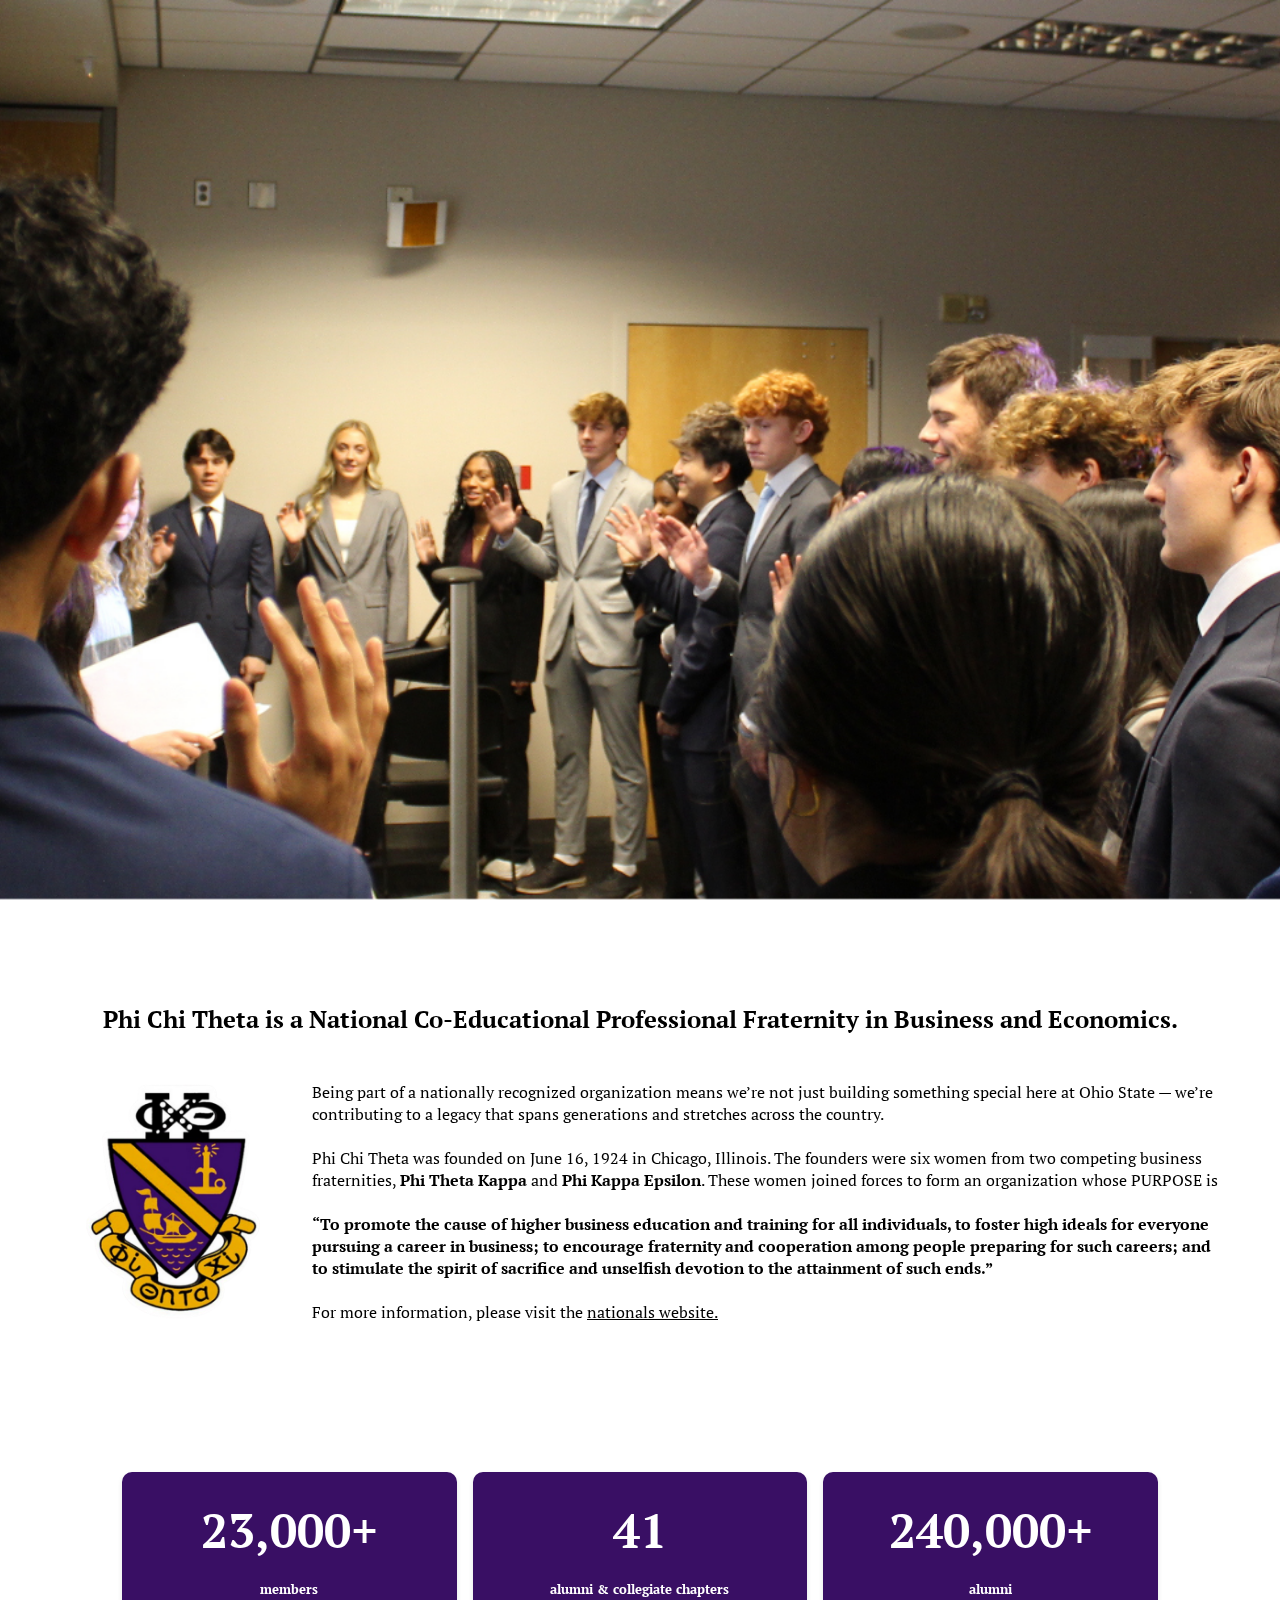
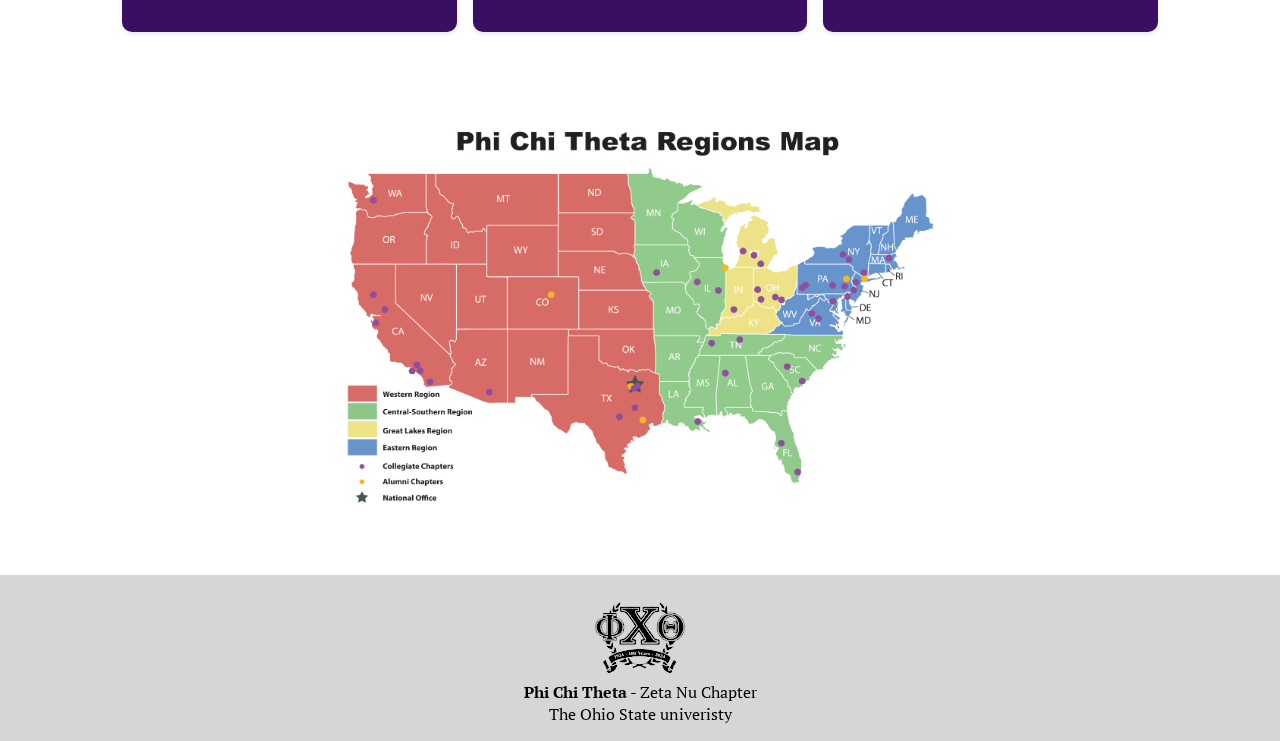
<file: nationals.html>
<!DOCTYPE html>
<html lang="en">
<head>
  <meta charset="utf-8" />
  <meta name="viewport" content="width=device-width,initial-scale=1" />
  <title>znationals Page</title>
  <link rel="stylesheet" href="main.css" /> 
  <link rel="stylesheet" href="nationals.css" />
</head>

<body>
    <header>
        <nav class="navbar">
            <div class="logo-container">
                <div class="pct-home-logo">
                    <img src="Web Images/pct crest.png" alt="PCT Logo" width="30" >
                </div>
                <div class="logo-text">
                    <a href="index.html">Phi Chi Theta</a>
                </div>
            </div>
            <div class="nav-links">
                <ul>
                    <li>
                        <a href="index.html">Home</a>
                    </li>


                    <li class="has-dropdown">
                        <a href="nationals.html" aria-haspopup="true" aria-expanded="false">About</a>
                        <ul class="dropdown">
                            <li><a href="nationals.html">Nationals</a></li>
                            <li><a href="zeta-nu-chater.html">Zeta Nu Chapter</a></li>
                            <li><a href="Leadership.html">Leadership</a></li>
                            <li><a href="Members.html">Members</a></li>
                        </ul>
                    </li>


                    <li class="has-dropdown">
                        <a href="pillars.html" aria-haspopup="true" aria-expanded="false">Pillars</a>
                        <ul class="dropdown">
                            <li><a href="Philanthropy.html">Philanthropy</a></li>
                            <li><a href="Professionalism.html">Professionalism</a></li>
                            <li class="has-dropdown">
                                <a href="#" aria-haspopup="true" aria-expanded="false">Sponsors</a>
                                <ul class="dropdown">
                                    <li><a href="#">Sponsor Us</a></li>
                                </ul>
                            </li>
                            <li><a href="Brotherhood.html">Brotherhood</a></li>
                            <li><a href="DEI.html">DEI</a></li>
                        </ul>
                    </li>


                    <li class="has-dropdown">
                        <a href="rush-info.html" aria-haspopup="true" aria-expanded="false">Recruitment</a>
                        <ul class="dropdown">
                            <li><a href="rush-schedule.html">Rush Events</a></li>
                            <li><a href="application.html">Application</a></li>
                        </ul>
                    </li>


                    <li><a href="contact.html">Contact Us</a></li>
                </ul>
                <div class="social-icons">
                    <a href="https://www.instagram.com/pctosu/?hl=en" target="_blank"><img src="Web Images/instagram.png" alt="Instagram Icon" width="30"></a>
                    <a href="https://www.linkedin.com/company/pctosu/posts/?feedView=all" target="_blank"><img src="Web Images/linkedin.png" alt="LinkedIn Icon" width="30"></a>
                </div>     
            </div>
        </nav>
    </header>


    <main>
        <section class="nationals-section title-main">
            <h1 class="reveal">Nationals</h1>
        </section>

        <section class="history-section">
           <h3>Phi Chi Theta is a National Co-Educational Professional Fraternity in Business and Economics.</h3> 
           <div class="history-container">
            <div class="crest-container">
                <img src="Web Images/pct crest.png" alt="PCT Crest" class="pct-crest">
           </div>
            <div class="history-text">
                <p>
                    Being part of a nationally recognized organization means we’re not just building something 
                    special here at Ohio State — we’re contributing to a legacy that spans generations and stretches 
                    across the country.
                    <br>
                    <br>
                    Phi Chi Theta was founded on June 16, 1924 in Chicago, Illinois. The founders were six women from
                     two competing business fraternities, <span class="bold">Phi Theta Kappa</span> and <span class="bold">Phi Kappa Epsilon</span>. These women joined forces 
                     to form an organization whose PURPOSE is
                    <br>
                    <br>
                    <span class="bold">“To promote the cause of higher business education and training for all individuals, to foster high ideals 
                    for everyone pursuing a career in business; to encourage fraternity and cooperation among people preparing 
                    for such careers; and to stimulate the spirit of sacrifice and unselfish devotion to the attainment of such ends.”
                    </span>
                    <br>
                    <br>
                    For more information, please visit the <a href="https://phichitheta.org/PCTPublic/PCTPublic/About-Us.aspx?hkey=de27c0ee-6584-4255-871a-2efaada70b7a" target="_blank" id="nationals-link">nationals website.</a>

                </p>
                <p></p>
            </div>
        </section>

        <section class="nationals-alumni-stats">
            <div class="alumni-stat-container">
                <h1 class="countup" ata-duration="2200" data-ease="expo" >23,000+</h1>
                <h3>members</h3>
            </div>
            <div class="alumni-stat-container">
                <h1 class="countup" ata-duration="2200" data-ease="inout">41</h1>
                <h3>alumni & collegiate chapters</h3>
            </div>
            <div class="alumni-stat-container">
                <h1 class="countup" ata-duration="2200" data-ease="expo">240,000+</h1>
                <h3>alumni</h3>
            </div>
        </section>

        <section class="region-section">
            <a href="https://phichitheta.org/PCTPublic/PCTPublic/Membership/Find-a-Chapter.aspx?hkey=ba427f74-40cd-49ca-a1af-45aed3885601" target="_blank">
                <img src="Web Images/MAP.png" alt="Map of PCT Chapters" class="region-map" width="100%">
            </a>
        </section>
    </main>

    <footer>
        <div class="footer-content">
            <img src="Web Images/pct-footer-logo.png" alt="PCT Logo" width="100">
            <p><span class="bold">Phi Chi Theta</span> - Zeta Nu Chapter</p>
            <p>The Ohio State univeristy</p>
        </div>
    </footer>
<script src=".js" defer></script>
<script src="js.count-up.js" defer></script>
</body>
</html>
</file>
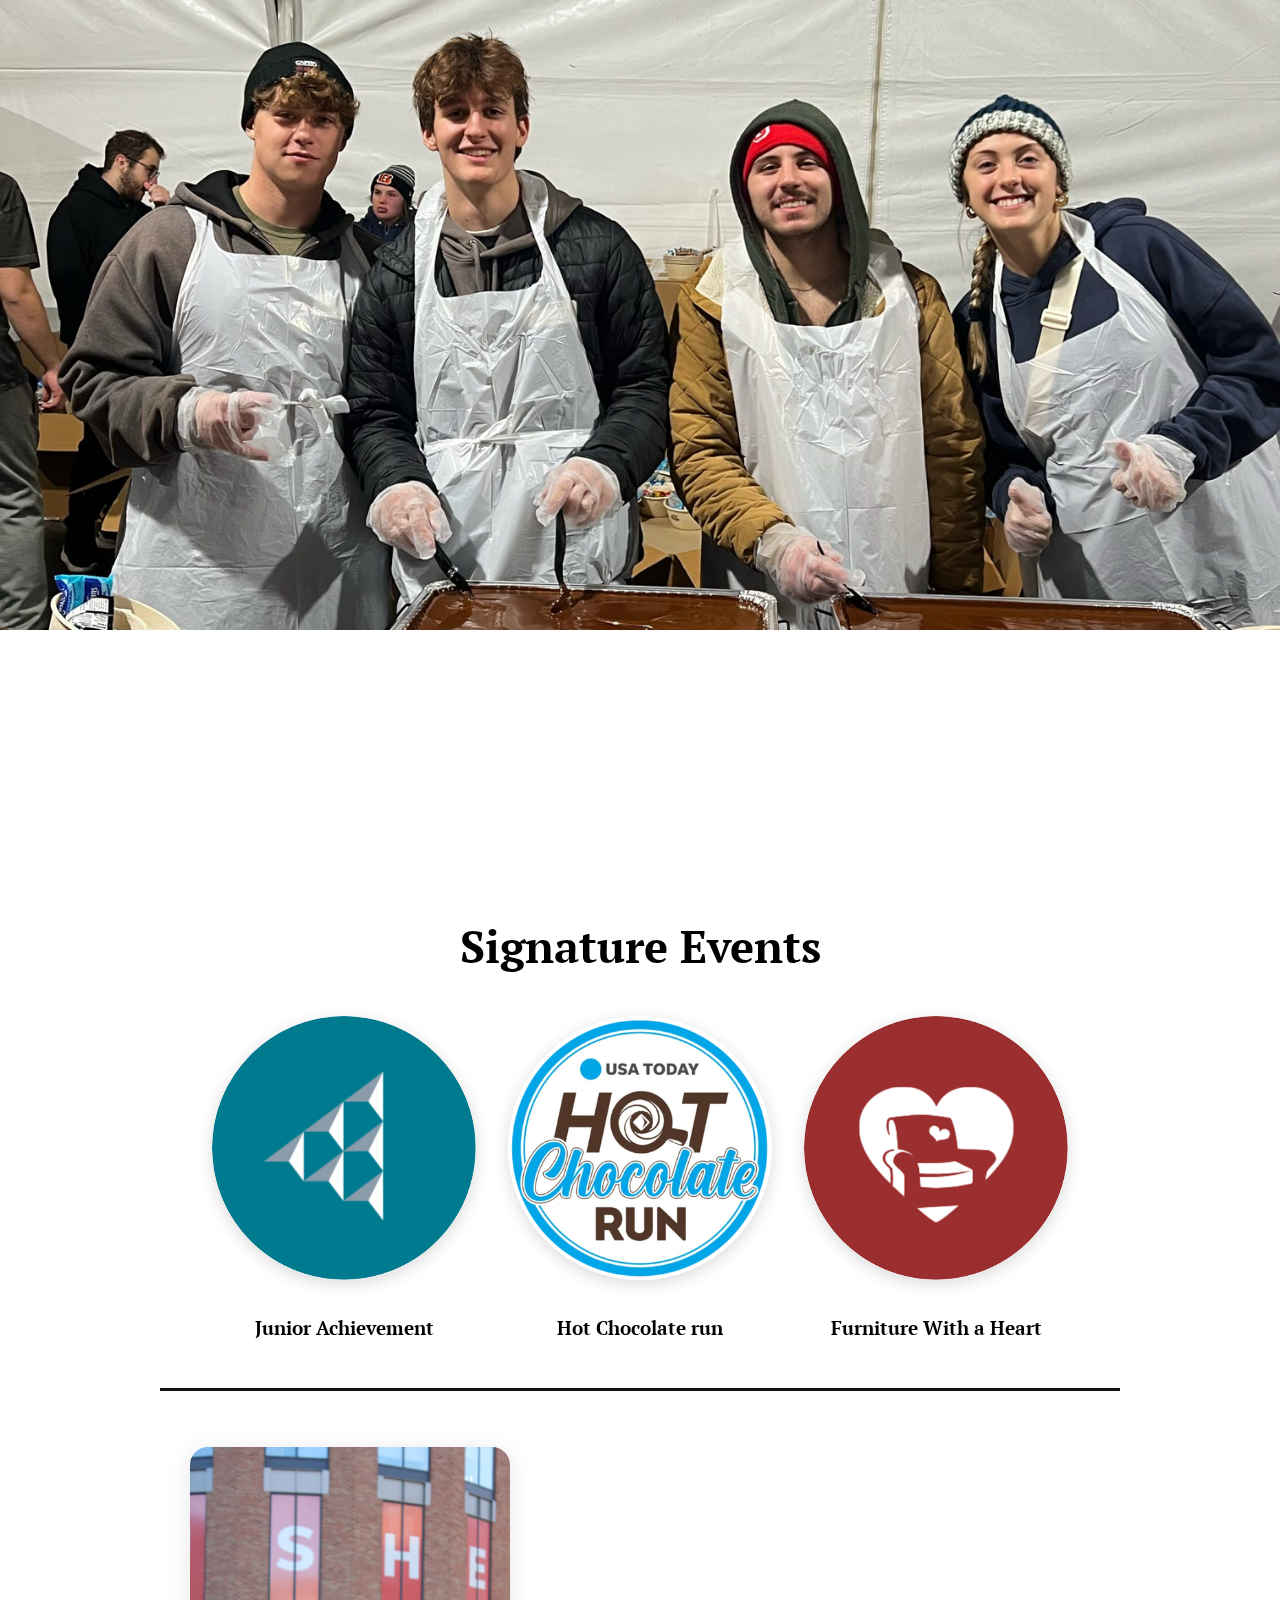
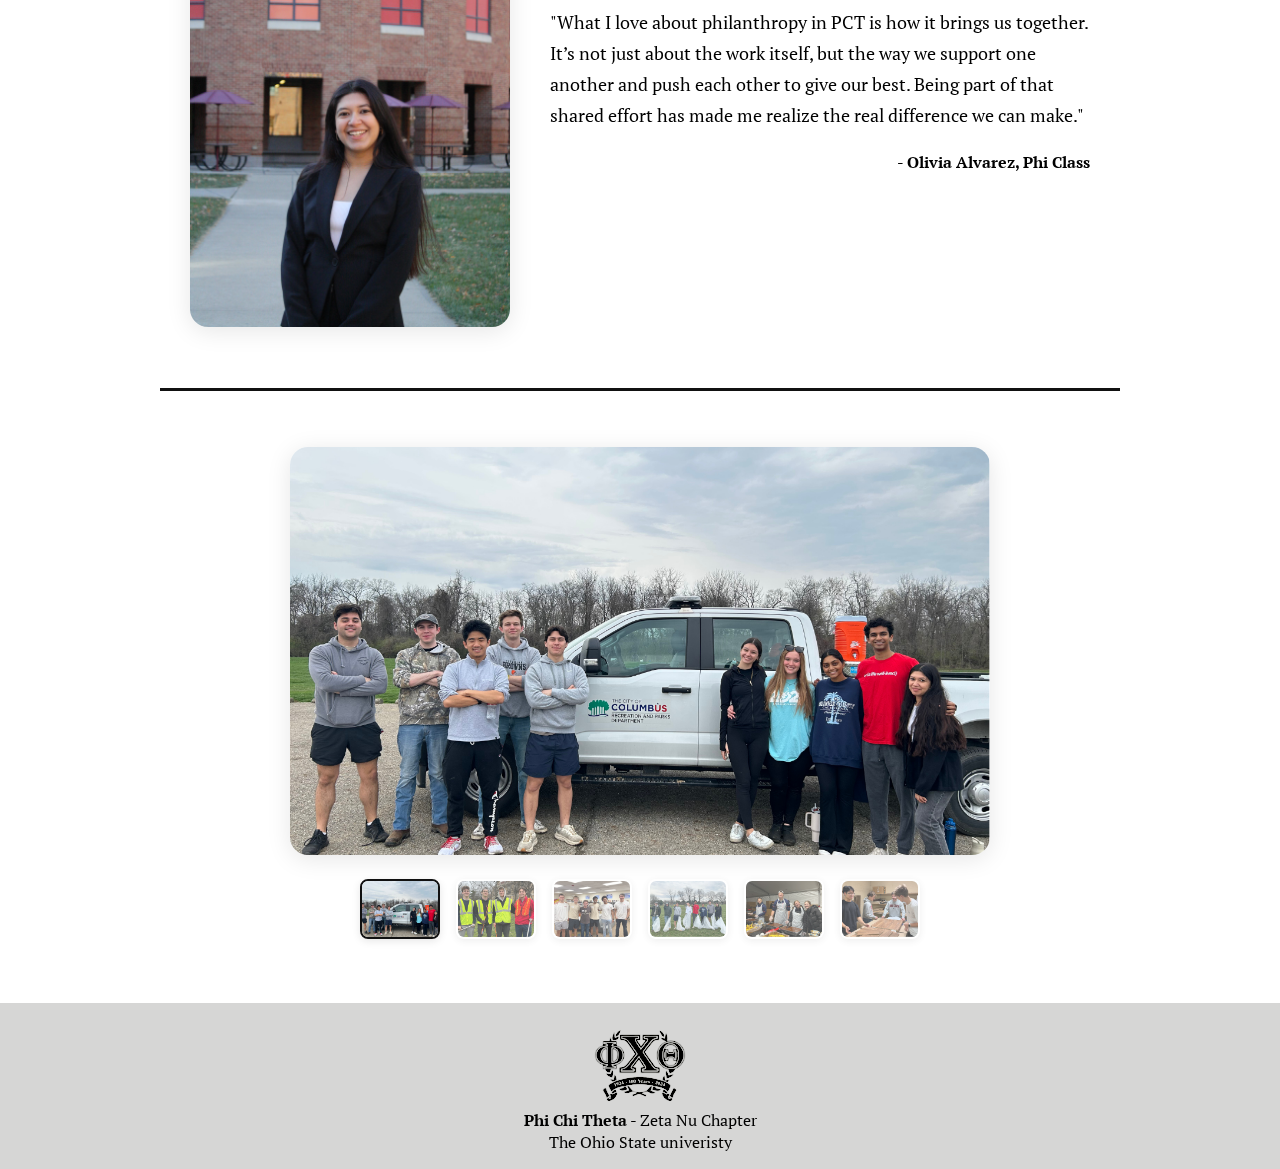
<file: Philanthropy.html>
<!DOCTYPE html>
<html lang="en">
<head> 
  <meta charset="utf-8" />
  <meta name="viewport" content="width=device-width,initial-scale=1" />
  <title>Philanthropy Page</title>
  <link rel="stylesheet" href="main.css" /> 
  <link rel="stylesheet" href="nationals.css" />
  <link rel="stylesheet" href="philanthropy.css"/>
</head>

<body>
    <header>
        <nav class="navbar">
            <div class="logo-container">
                <div class="pct-home-logo">
                    <img src="Web Images/pct crest.png" alt="PCT Logo" width="30" >
                </div>
                <div class="logo-text">
                    <a href="index.html">Phi Chi Theta</a>
                </div>
            </div>
            <div class="nav-links">
                <ul>
                    <li>
                        <a href="index.html">Home</a>
                    </li>
                    <li class="has-dropdown">
                        <a href="nationals.html" aria-haspopup="true" aria-expanded="false">About</a>
                        <ul class="dropdown">
                            <li><a href="nationals.html">Nationals</a></li>
                            <li><a href="zeta-nu-chater.html">Zeta Nu Chapter</a></li>
                            <li><a href="Leadership.html">Leadership</a></li>
                            <li><a href="Members.html">Members</a></li>
                        </ul>
                    </li>
                    <li class="has-dropdown">
                        <a href="pillars.html" aria-haspopup="true" aria-expanded="false">Pillars</a>
                        <ul class="dropdown">
                            <li><a href="Philanthropy.html">Philanthropy</a></li>
                            <li><a href="Professionalism.html">Professionalism</a></li>
                            <li><a href="Brotherhood.html">Brotherhood</a></li>
                            <li><a href="DEI.html">DEI</a></li>
                        </ul>
                    </li>
                    <li class="has-dropdown">
                        <a href="rush-info.html" aria-haspopup="true" aria-expanded="false">Recruitment</a>
                        <ul class="dropdown">
                            <li><a href="rush-schedule.html">Rush Events</a></li>
                            <li><a href="application.html">Application</a></li>
                        </ul>
                    </li>
                    <li><a href="contact.html">Contact Us</a></li>
                </ul>
                <div class="social-icons">
                    <a href="https://www.instagram.com/pctosu/?hl=en" target="_blank"><img src="Web Images/instagram.png" alt="Instagram Icon" width="30"></a>
                    <a href="https://www.linkedin.com/company/pctosu/posts/?feedView=all" target="_blank"><img src="Web Images/linkedin.png" alt="LinkedIn Icon" width="30"></a>
                </div>     
            </div>
        </nav>
    </header>

    <main>
        <section class="professional-section">
            <h1 class="reveal">Philanthropy</h1>
        </section>

        <section class="professional-intro">
            <div class="feature-text">
                <span class="bold">Philanthropy:</span> We are driven to give back and make a lasting impact in both Central Ohio and beyond. By coming together to serve, fundraise, and support meaningful causes, we can create positive change while reinforcing the values that guide our chapter. The true measure of our chapter’s strength is the good we can create together.
            </div>
        </section>

        <section class="events-section">
            <h2>Signature Events</h2>
            <div class="events-container">
                <div class="signature-event">
                    <div class="img-fade-container">
                        <img src="Web Images/Andrew Website Overhaul-20250825T182112Z-1-001/Anderson-Andrew Website Overhaul/Logos/Companies-Other/New PCT Website.png" alt="Junior Achievement" class="circular-img img-base">
                        <img src="Web Images/Andrew Website Overhaul-20250825T182112Z-1-001/Anderson-Andrew Website Overhaul/General/8-JuniorAchievement2.jpeg" alt="Junior Achievement Hover" class="circular-img img-hover">
                    </div>
                    <div class="event-text-box">
                        <p class="bold">Junior Achievement</p>
                    </div>
                </div>
                <div class="signature-event">
                    <div class="img-fade-container">
                        <img src="Web Images/Andrew Website Overhaul-20250825T182112Z-1-001/Anderson-Andrew Website Overhaul/Logos/Companies-Other/ChocolateRun.png" alt="Chocolate Run" class="circular-img img-base">
                        <img src="Web Images/Andrew Website Overhaul-20250825T182112Z-1-001/Anderson-Andrew Website Overhaul/General/8-HotChocolate2.jpeg" alt="Chocolate Run Hover" class="circular-img img-hover">
                    </div>
                    <div class="event-text-box">
                        <p class="bold">Hot Chocolate run</p>
                    </div>
                </div>
                <div class="signature-event">
                    <div class="img-fade-container">
                        <img src="Web Images/Andrew Website Overhaul-20250825T182112Z-1-001/Anderson-Andrew Website Overhaul/Logos/Companies-Other/Furniture Heart.png" alt="Furniture With Heart" class="circular-img img-base">
                        <img src="Web Images/Andrew Website Overhaul-20250825T182112Z-1-001/Anderson-Andrew Website Overhaul/General/8-FurnWithHeart2.jpeg" alt="Furniture With Heart Hover" class="circular-img img-hover">
                    </div>
                    <div class="event-text-box">
                        <p class="bold">Furniture With a Heart</p>
                    </div>
                </div>
            </div>
            <hr class="professional-divider">
            <div class="professional-feature">
                <div class="feature-container">
                    <div class="feature-image">
                        <img src="Web Images/Andrew Website Overhaul-20250825T182112Z-1-001/Anderson-Andrew Website Overhaul/Headshots/1-OliviaAlvarez.JPG" alt="Olivia Alvarez Headshot" />
                    </div>
                    <div class="feature-text">
                        <p>
                            "What I love about philanthropy in PCT is how it brings us together. It’s not just about the work itself, but the way we support one another and push each other to give our best. Being part of that shared effort has made me realize the real difference we can make."
                        </p>
                        <div style="text-align: right; margin-top: 1.2rem;">
                            <span style="font-weight: bold;">- Olivia Alvarez, Phi Class</span>
                        </div>
                    </div>
                </div>
            </div>
            <hr class="professional-divider">
            </div>
            <!-- Carousel moved below the testimonial feature divider -->
        <section class="professional-carousel-section">
            <div class="carousel-container">
                <div class="carousel-main-image">
                    <img id="carousel-main" src="Web Images/Yuvi Overhaul/Philanthropy/8-PhotoCarousel1.png" alt="Philanthropy Main" />
                </div>
                <div class="carousel-thumbnails">
                    <img class="carousel-thumb active" src="Web Images/Yuvi Overhaul/Philanthropy/8-PhotoCarousel1.png" alt="Thumb 1" onclick="changeCarouselImage(0)">
                    <img class="carousel-thumb" src="Web Images/Yuvi Overhaul/Philanthropy/8-PhotoCarousel2.png" alt="Thumb 2" onclick="changeCarouselImage(1)">
                    <img class="carousel-thumb" src="Web Images/Yuvi Overhaul/Philanthropy/8-PhotoCarousel3.png" alt="Thumb 3" onclick="changeCarouselImage(2)">
                    <img class="carousel-thumb" src="Web Images/Yuvi Overhaul/Philanthropy/8-PhotoCarousel4.png" alt="Thumb 4" onclick="changeCarouselImage(3)">
                    <img class="carousel-thumb" src="Web Images/Yuvi Overhaul/Philanthropy/8-PhotoCarousel5.png" alt="Thumb 5" onclick="changeCarouselImage(4)">
                    <img class="carousel-thumb" src="Web Images/Yuvi Overhaul/Philanthropy/8-PhotoCarousel6.png" alt="Thumb 6" onclick="changeCarouselImage(5)">
                </div>
            </div>
            <script>
            const carouselImages = [
                "Web Images/Yuvi Overhaul/Philanthropy/8-PhotoCarousel1.png",
                "Web Images/Yuvi Overhaul/Philanthropy/8-PhotoCarousel2.png",
                "Web Images/Yuvi Overhaul/Philanthropy/8-PhotoCarousel3.png",
                "Web Images/Yuvi Overhaul/Philanthropy/8-PhotoCarousel4.png",
                "Web Images/Yuvi Overhaul/Philanthropy/8-PhotoCarousel5.png",
                "Web Images/Yuvi Overhaul/Philanthropy/8-PhotoCarousel6.png"
            ];
            function changeCarouselImage(idx) {
                const mainImg = document.getElementById('carousel-main');
                const thumbs = document.querySelectorAll('.carousel-thumb');
                thumbs.forEach(t => t.classList.remove('active'));
                thumbs[idx].classList.add('active');
                mainImg.style.opacity = 0;
                setTimeout(() => {
                    mainImg.src = carouselImages[idx];
                    mainImg.style.opacity = 1;
                }, 300);
            }
            </script>
        </section>
            <script>
            // No JS needed for fade effect
            </script>
        </section>
    </main>
    <footer>
        <div class="footer-content">
            <img src="Web Images/pct-footer-logo.png" alt="PCT Logo" width="100">
            <p><span class="bold">Phi Chi Theta</span> - Zeta Nu Chapter</p>
            <p>The Ohio State univeristy</p>
        </div>
    </footer>

    </body>

    </html>
</file>
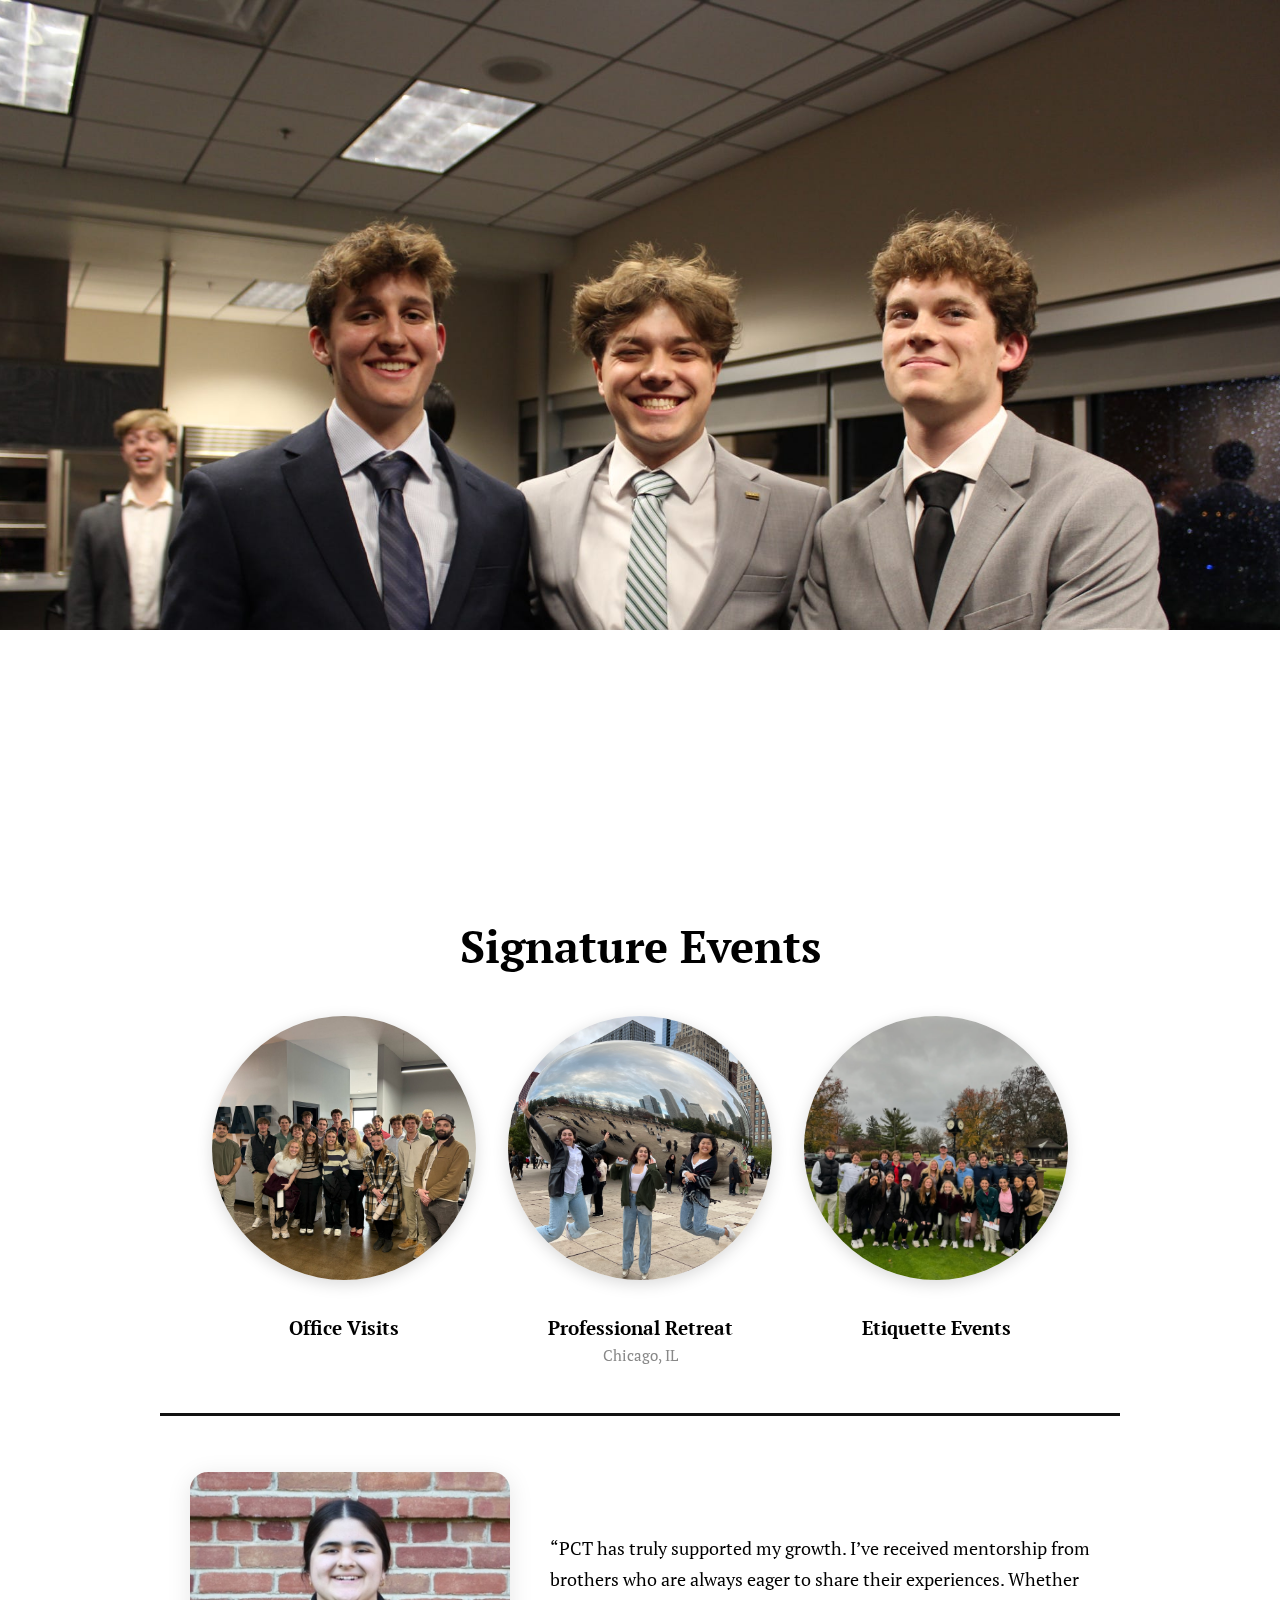
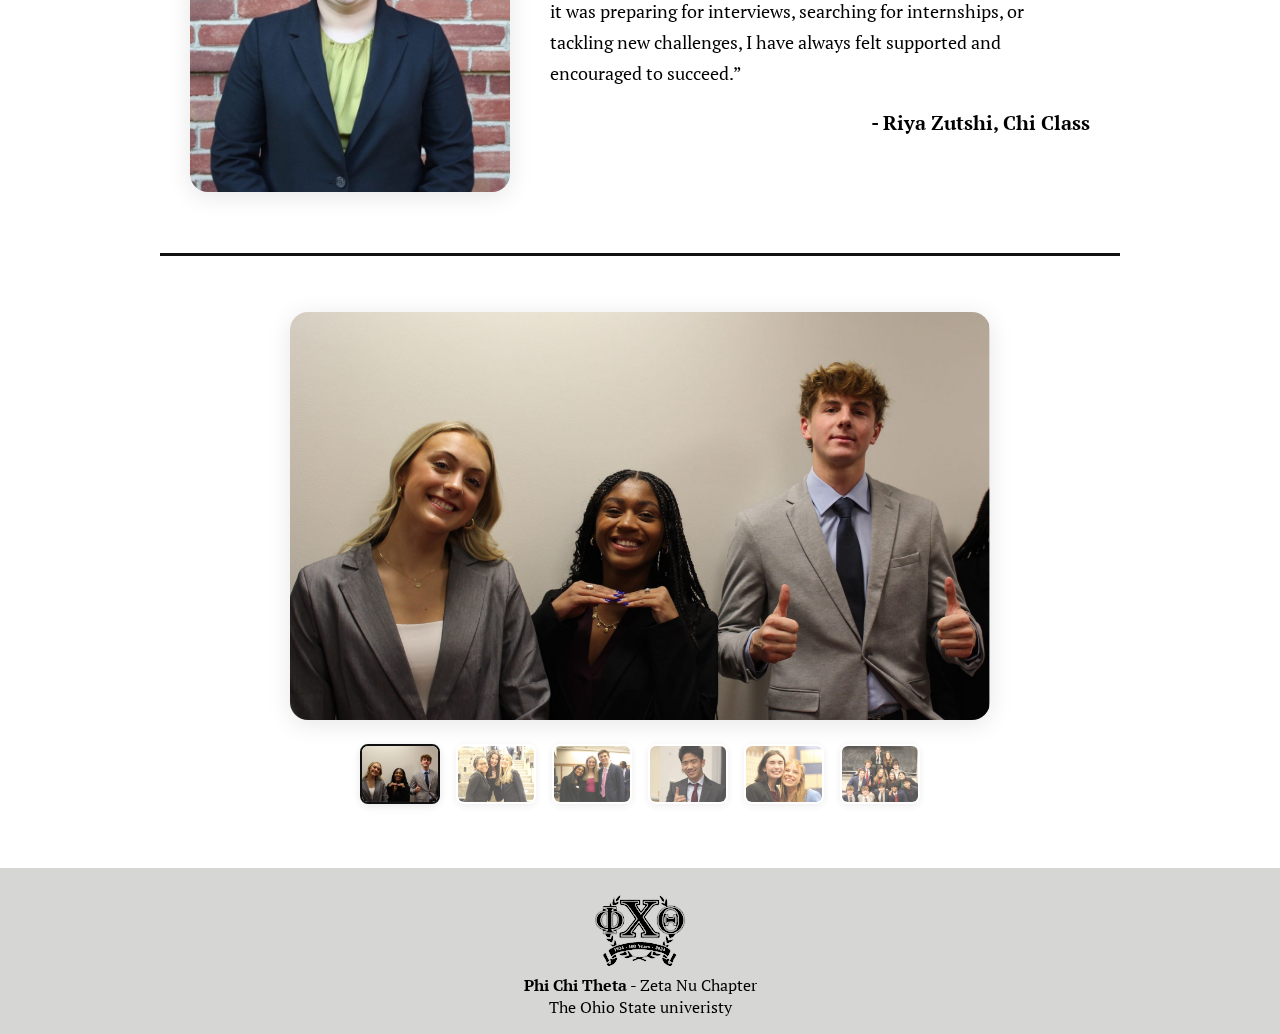
<file: Professionalism.html>
<!DOCTYPE html>
<html lang="en">
<head> 
  <meta charset="utf-8" />
  <meta name="viewport" content="width=device-width,initial-scale=1" />
  <title>znationals Page</title>
  <link rel="stylesheet" href="main.css" /> 
  <link rel="stylesheet" href="nationals.css" />
  <link rel="stylesheet" href="professionalism.css"/>
</head>

<body>
    <header>
        <nav class="navbar">
            <div class="logo-container">
                <div class="pct-home-logo">
                    <img src="Web Images/pct crest.png" alt="PCT Logo" width="30" >
                </div>
                <div class="logo-text">
                    <a href="index.html">Phi Chi Theta</a>
                </div>
            </div>
            <div class="nav-links">
                <ul>
                    <li>
                        <a href="index.html">Home</a>
                    </li>


                    <li class="has-dropdown">
                        <a href="nationals.html" aria-haspopup="true" aria-expanded="false">About</a>
                        <ul class="dropdown">
                            <li><a href="nationals.html">Nationals</a></li>
                            <li><a href="zeta-nu-chater.html">Zeta Nu Chapter</a></li>
                            <li><a href="Leadership.html">Leadership</a></li>
                            <li><a href="Members.html">Members</a></li>
                        </ul>
                    </li>


                    <li class="has-dropdown">
                        <a href="pillars.html" aria-haspopup="true" aria-expanded="false">Pillars</a>
                        <ul class="dropdown">
                            <li><a href="Professionalism.html">Professionalism</a></li>
                            <li><a href="Philanthropy.html">Philanthropy</a></li>
                            <li><a href="Brotherhood.html">Brotherhood</a></li>
                            <li><a href="DEI.html">DEI</a></li>
                        </ul>
                    </li>


                    <li class="has-dropdown">
                        <a href="recruitment.html" aria-haspopup="true" aria-expanded="false">Recruitment</a>
                        <ul class="dropdown">
                            <li><a href="#president-title">Rush Events</a></li>
                            <li><a href="#our-pillars-section">Application</a></li>
                            <li><a href="#placements-section">FAQ</a></li>
                        </ul>
                    </li>


                    <li><a href="contact.html">Contact Us</a></li>
                </ul>
                <div class="social-icons">
                    <a href="https://www.instagram.com/pctosu/?hl=en" target="_blank"><img src="Web Images/instagram.png" alt="Instagram Icon" width="30"></a>
                    <a href="https://www.linkedin.com/company/pctosu/posts/?feedView=all" target="_blank"><img src="Web Images/linkedin.png" alt="LinkedIn Icon" width="30"></a>
                </div>     
            </div>
        </nav>
    </header>


    <main>
        <section class="professional-section">
            <h1 class="reveal">Professionalism</h1>
        </section>

        <section class="professional-intro">
            <div class="feature-text">
                <span class="bold">Professionalism:</span> We challenge our members to exceed expectations in every setting, 
                whether in the classroom, at work, or beyond. Through workshops, mentorship, and real-world 
                experience, we help each other grow into confident, capable professionals ready to lead. 
                From the way we carry ourselves to the way we support one another, professionalism is at the heart of everything we do.
            </div>
        </section>

        <section class="events-section">
            <h2>Signature Events</h2>
            <div class="events-container">
                <div class="signature-event">
                    <div class="img-fade-container">
                        <img src="Web Images/Andrew Website Overhaul-20250825T182112Z-1-001/Anderson-Andrew Website Overhaul/General/6-OfficeVisits1.jpeg" alt="Office Visits" class="circular-img img-base">
                        <img src="Web Images/Andrew Website Overhaul-20250825T182112Z-1-001/Anderson-Andrew Website Overhaul/General/6-OfficeVisits2.jpeg" alt="Office Visits Hover" class="circular-img img-hover">
                    </div>
                    <div class="event-text-box">
                        <p class="bold">Office Visits</p>
                    </div>
                </div>
                <div class="signature-event">
                    <div class="img-fade-container">
                        <img src="Web Images/Andrew Website Overhaul-20250825T182112Z-1-001/Anderson-Andrew Website Overhaul/General/6-Chicago1.jpg" alt="Professional Retreat" class="circular-img img-base">
                        <img src="Web Images/Andrew Website Overhaul-20250825T182112Z-1-001/Anderson-Andrew Website Overhaul/General/6-Chicago2.JPEG" alt="Professional Retreat Hover" class="circular-img img-hover">
                    </div>
                    <div class="event-text-box">
                        <p class="bold">Professional Retreat</p>
                        <p class="small-text">Chicago, IL</p>
                    </div>
                </div>
                <div class="signature-event">
                    <div class="img-fade-container">
                        <img src="Web Images/Andrew Website Overhaul-20250825T182112Z-1-001/Anderson-Andrew Website Overhaul/General/6-Etiquette1.png" alt="Etiquette Events" class="circular-img img-base">
                        <img src="Web Images/Andrew Website Overhaul-20250825T182112Z-1-001/Anderson-Andrew Website Overhaul/General/6-Etiquette2.JPG" alt="Etiquette Events Hover" class="circular-img img-hover">
                    </div>
                    <div class="event-text-box">
                        <p class="bold">Etiquette Events</p>
                    </div>
                </div>
            </div>
            <hr class="professional-divider">
            <div class="professional-feature">
                <div class="feature-container">
                    <div class="feature-image">
                        <img src="Web Images/Andrew Website Overhaul-20250825T182112Z-1-001/Anderson-Andrew Website Overhaul/Headshots/2-RiyaZutshi.jpg" alt="Riya Zutshi Headshot" />
                    </div>
                    <div class="feature-text">
                        <p>
                            “PCT has truly supported my growth. I’ve received mentorship from brothers who are always eager to share their experiences. Whether it was preparing for interviews, searching for internships, or tackling new challenges, I have always felt supported and encouraged to succeed.”
                        </p>
                        <div style="text-align: right; margin-top: 1.2rem;">
                            <span style="font-weight: bold;">- Riya Zutshi, Chi Class</span>
                        </div>
                    </div>
                </div>
            </div>
            <hr class="professional-divider">
            </div>
            <!-- Carousel moved below the Riya Zutshi feature divider -->
        <section class="professional-carousel-section">
            <div class="carousel-container">
                <div class="carousel-main-image">
                    <img id="carousel-main" src="Web Images/Yuvi Overhaul/Professionalism/6-PhotoCarousel1.png" alt="Professionalism Main" />
                </div>
                <div class="carousel-thumbnails">
                    <img class="carousel-thumb active" src="Web Images/Yuvi Overhaul/Professionalism/6-PhotoCarousel1.png" alt="Thumb 1" onclick="changeCarouselImage(0)">
                    <img class="carousel-thumb" src="Web Images/Yuvi Overhaul/Professionalism/6-PhotoCarousel2.png" alt="Thumb 2" onclick="changeCarouselImage(1)">
                    <img class="carousel-thumb" src="Web Images/Yuvi Overhaul/Professionalism/6-PhotoCarousel3.png" alt="Thumb 3" onclick="changeCarouselImage(2)">
                    <img class="carousel-thumb" src="Web Images/Yuvi Overhaul/Professionalism/6-PhotoCarousel4.png" alt="Thumb 4" onclick="changeCarouselImage(3)">
                    <img class="carousel-thumb" src="Web Images/Yuvi Overhaul/Professionalism/6-PhotoCarousel5.png" alt="Thumb 5" onclick="changeCarouselImage(4)">
                    <img class="carousel-thumb" src="Web Images/Yuvi Overhaul/Professionalism/6-PhotoCarousel6.png" alt="Thumb 6" onclick="changeCarouselImage(5)">
                </div>
            </div>
            <script>
            const carouselImages = [
                "Web Images/Yuvi Overhaul/Professionalism/6-PhotoCarousel1.png",
                "Web Images/Yuvi Overhaul/Professionalism/6-PhotoCarousel2.png",
                "Web Images/Yuvi Overhaul/Professionalism/6-PhotoCarousel3.png",
                "Web Images/Yuvi Overhaul/Professionalism/6-PhotoCarousel4.png",
                "Web Images/Yuvi Overhaul/Professionalism/6-PhotoCarousel5.png",
                "Web Images/Yuvi Overhaul/Professionalism/6-PhotoCarousel6.png"
            ];
            function changeCarouselImage(idx) {
                const mainImg = document.getElementById('carousel-main');
                const thumbs = document.querySelectorAll('.carousel-thumb');
                thumbs.forEach(t => t.classList.remove('active'));
                thumbs[idx].classList.add('active');
                mainImg.style.opacity = 0;
                setTimeout(() => {
                    mainImg.src = carouselImages[idx];
                    mainImg.style.opacity = 1;
                }, 300);
            }
            </script>
        </section>
            <script>
            // No JS needed for fade effect
            </script>
        </section>

    </main>
    <footer>
        <div class="footer-content">
            <img src="Web Images/pct-footer-logo.png" alt="PCT Logo" width="100">
            <p><span class="bold">Phi Chi Theta</span> - Zeta Nu Chapter</p>
            <p>The Ohio State univeristy</p>
        </div>
    </footer>

    </body>

    </html>
</file>
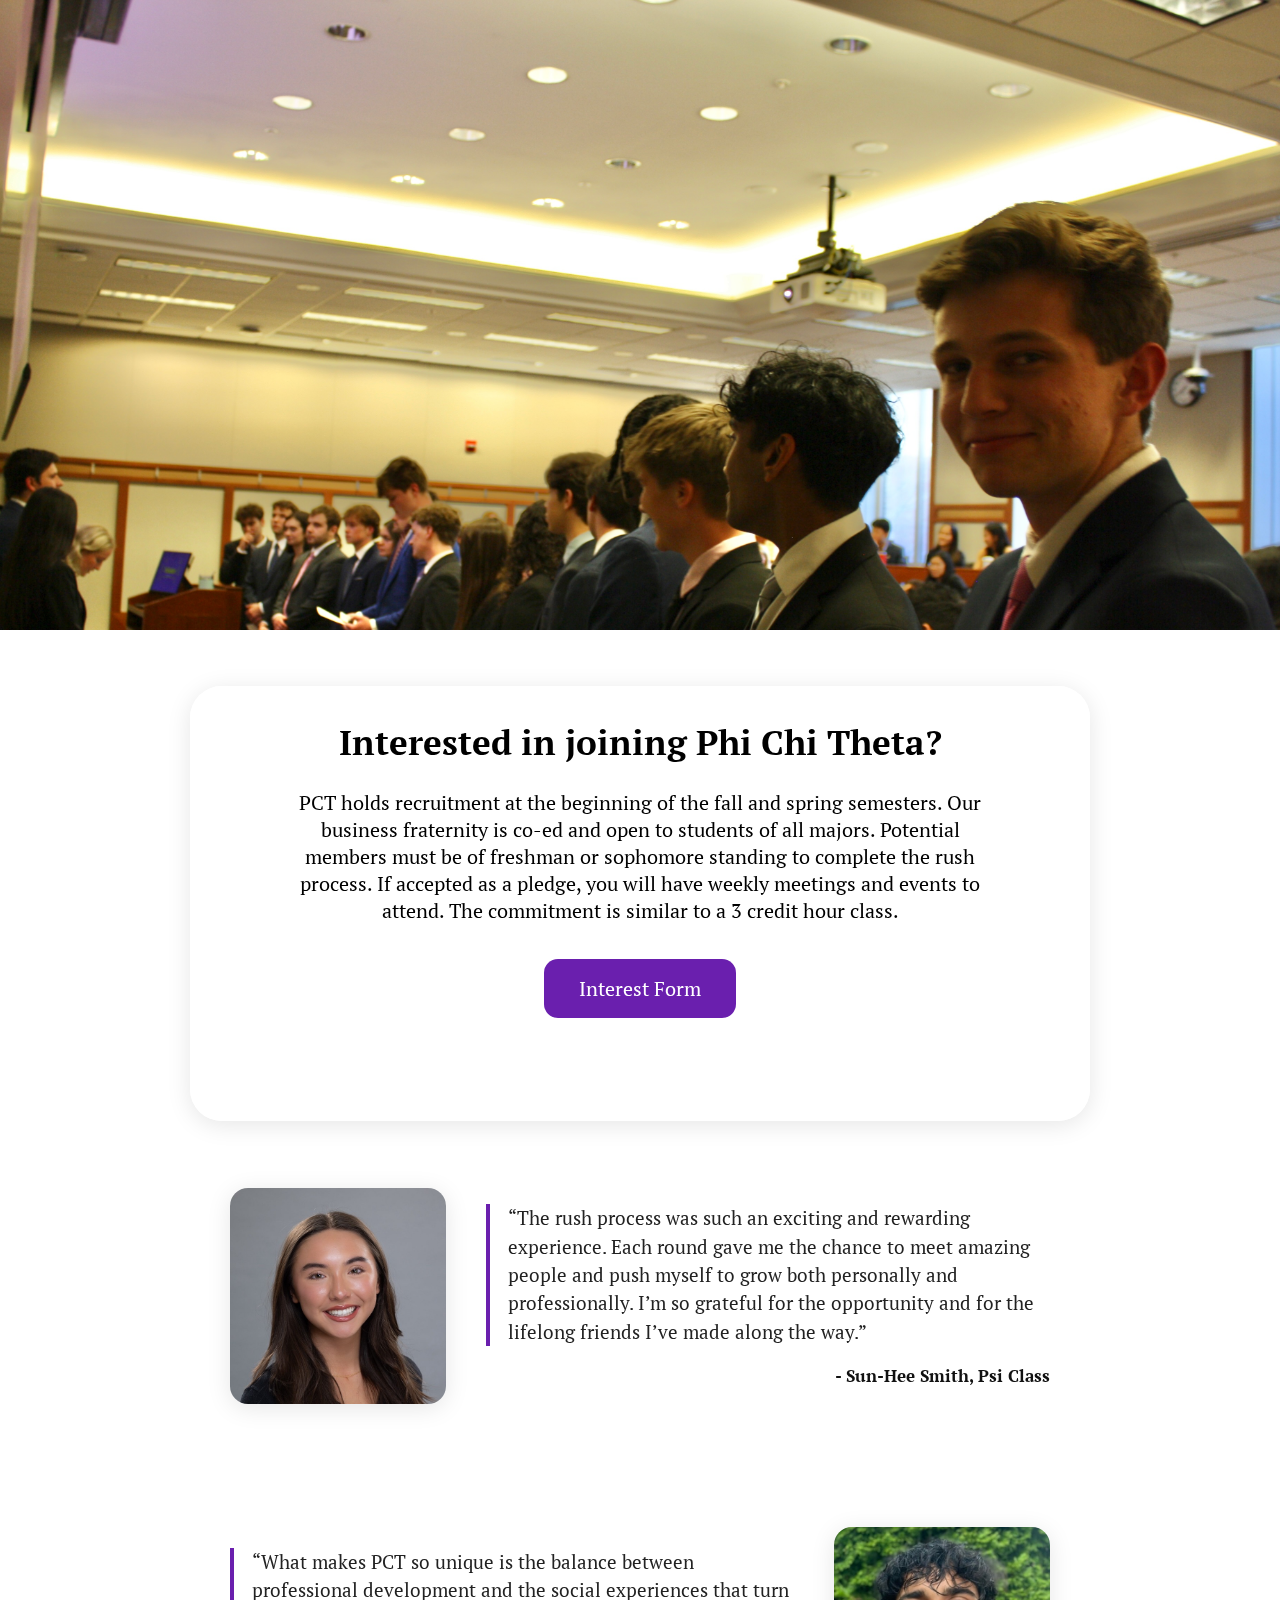
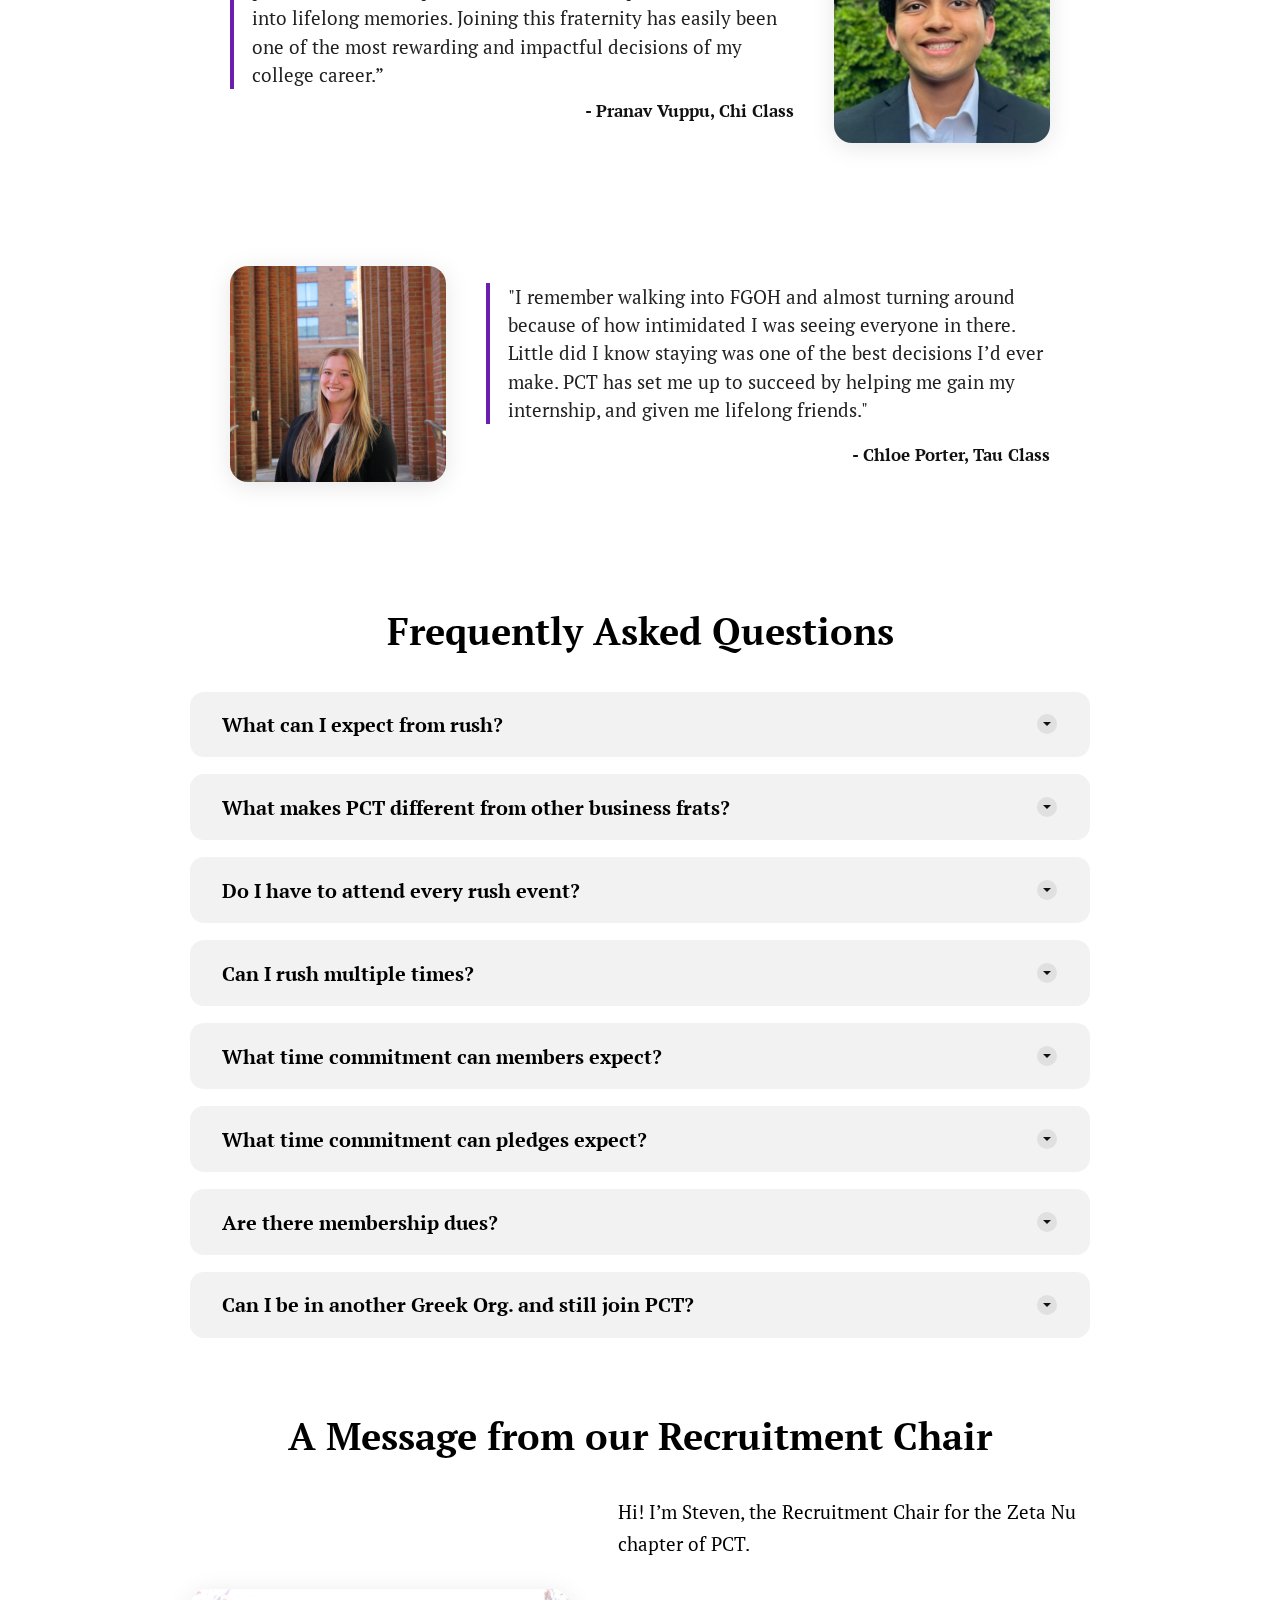
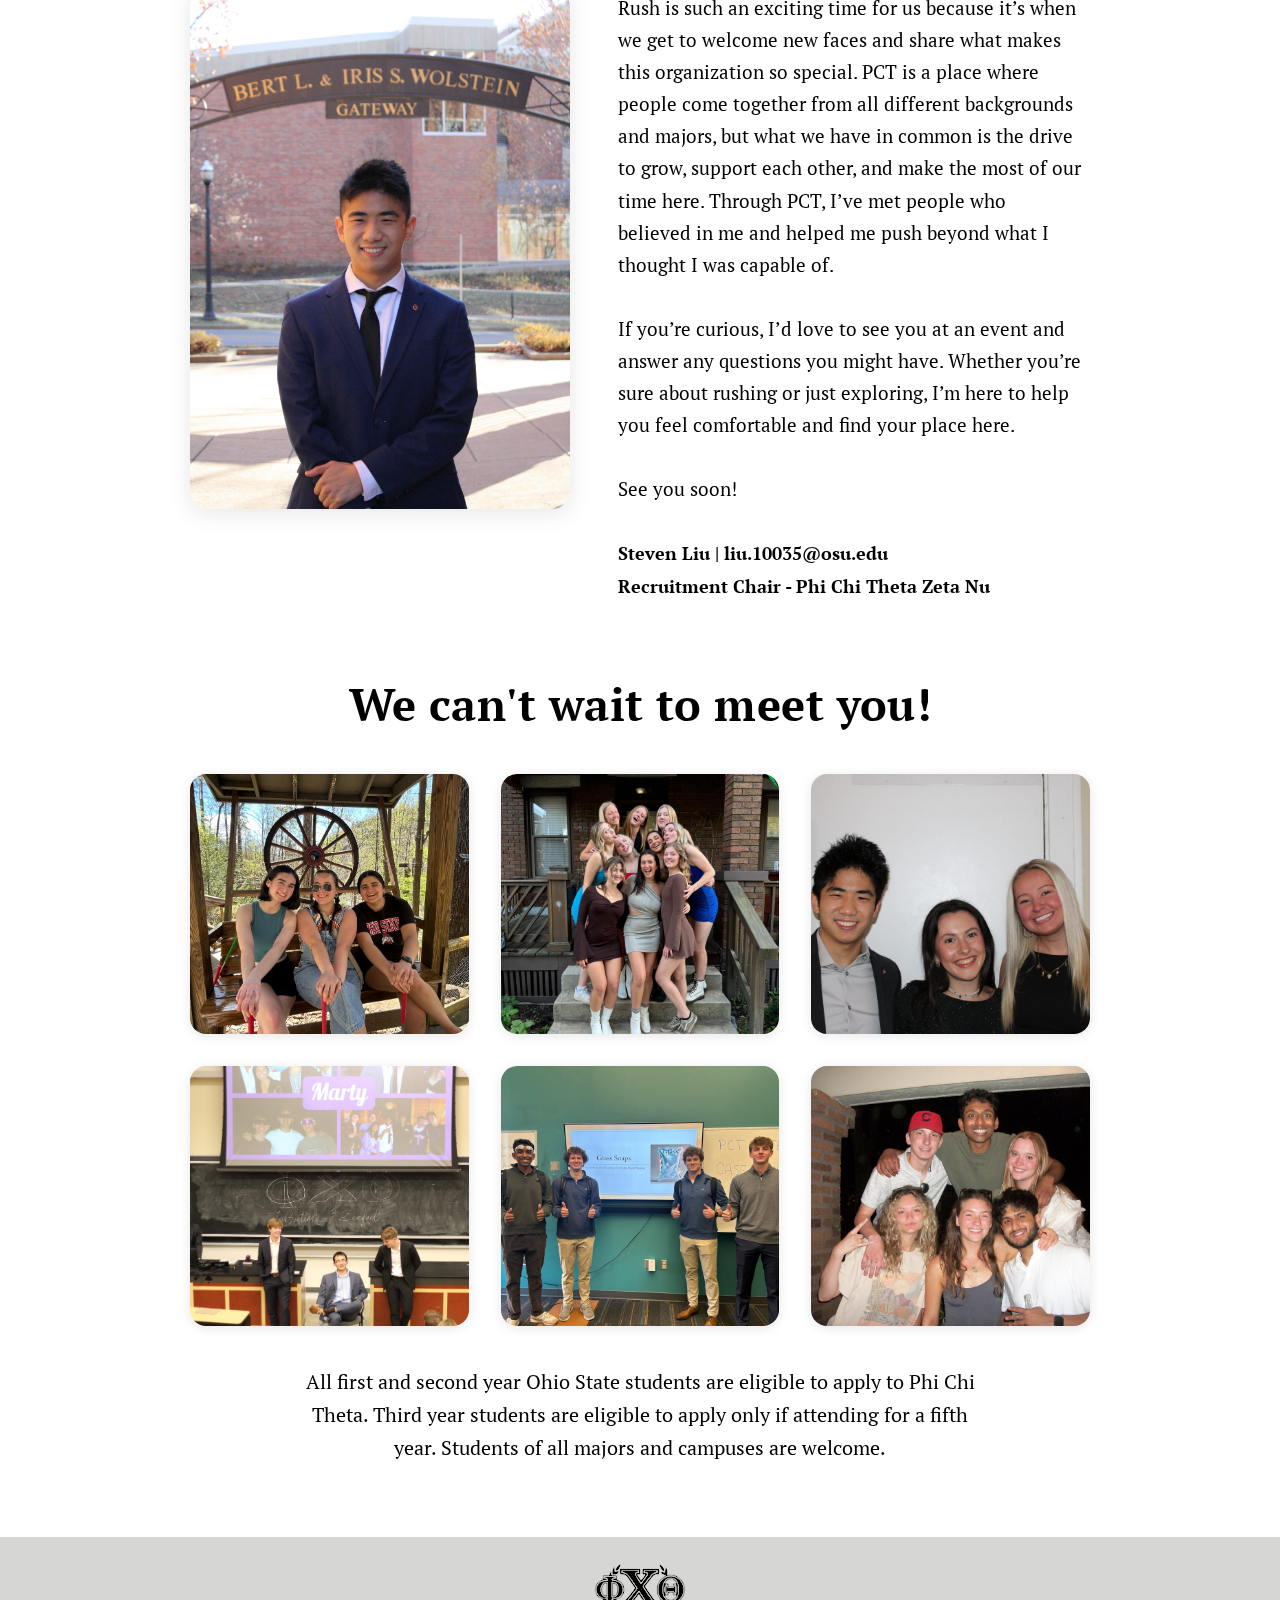
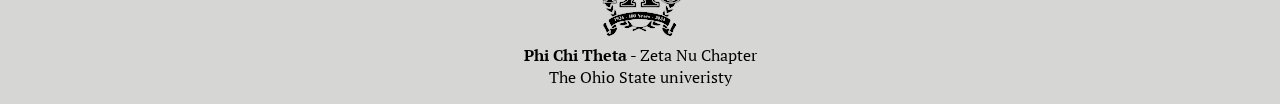
<file: rush-info.html>
<!DOCTYPE html>
<html lang="en">
<head> 
  <meta charset="utf-8" />
  <meta name="viewport" content="width=device-width,initial-scale=1" />
  <title>Rush Info</title>
    <link href="https://fonts.googleapis.com/css2?family=PT+Serif:ital,wght@0,400;0,700;1,400;1,700&display=swap" rel="stylesheet">
    <link rel="stylesheet" href="main.css" /> 
  <link rel="stylesheet" href="rush-info.css"/>
</head>
<body>
    <header>
        <nav class="navbar">
            <div class="logo-container">
                <div class="pct-home-logo">
                    <img src="Web Images/pct crest.png" alt="PCT Logo" width="30" >
                </div>
                <div class="logo-text">
                    <a href="index.html">Phi Chi Theta</a>
                </div>
            </div>
            <div class="hamburger" id="hamburger-menu" tabindex="0" aria-label="Open navigation" aria-expanded="false" aria-controls="nav-links">
                <span></span>
            </div>
            <div class="nav-links" id="nav-links">
                <ul>
                    <li>
                        <a href="index.html">Home</a>
                    </li>
                    <li class="has-dropdown">
                        <a href="nationals.html" aria-haspopup="true" aria-expanded="false">About</a>
                        <ul class="dropdown">
                            <li><a href="nationals.html">Nationals</a></li>
                            <li><a href="zeta-nu-chater.html">Zeta Nu Chapter</a></li>
                            <li><a href="Leadership.html">Leadership</a></li>
                            <li><a href="Members.html">Members</a></li>
                        </ul>
                    </li>
                    <li class="has-dropdown">
                        <a href="Brotherhood.html" aria-haspopup="true" aria-expanded="false">Pillars</a>
                        <ul class="dropdown">
                            <li><a href="Philanthropy.html">Philanthropy</a></li>
                            <li><a href="Professionalism.html">Professionalism</a></li>
                            <li><a href="Brotherhood.html">Brotherhood</a></li>
                            <li><a href="DEI.html">DEI</a></li>
                        </ul>
                    </li>
                    <li class="has-dropdown">
                        <a href="rush-info.html" aria-haspopup="true" aria-expanded="false">Recruitment</a>
                        <ul class="dropdown">
                            <li><a href="rush-schedule.html">Rush Events</a></li>
                            <li><a href="application.html">Application</a></li>
                        </ul>
                    </li>
                        <li class="has-dropdown">
                            <a href="sponsors.html" aria-haspopup="true" aria-expanded="false">Sponsors</a>
                        <ul class="dropdown">
                            <li><a href="sponsor-us.html">Sponsor Us</a></li>
                        </ul>
                    </li>
                    <li><a href="contact.html">Contact Us</a></li>
                </ul>
                <div class="social-icons">
                    <a href="https://www.instagram.com/pctosu/?hl=en" target="_blank"><img src="Web Images/instagram.png" alt="Instagram Icon" width="30"></a>
                    <a href="https://www.linkedin.com/company/pctosu/posts/?feedView=all" target="_blank"><img src="Web Images/linkedin.png" alt="LinkedIn Icon" width="30"></a>
                </div>     
            </div>
        </nav>
    </header>
    <main>
        <section class="rush-header-section" style="background-image: url('Web Images/10-RushInfo.jpg');">
            <h1 class="reveal" style="margin-top: 2.5rem;">RUSH INFO</h1>
        </section>
    </section>
        <section class="rush-intro">
            <div class="rush-intro-content" style="background:none; box-shadow:none; padding:0; margin-bottom:2.2rem;">
                <div class="rush-big-title" style="background:none;">Interested in joining Phi Chi Theta?</div>
                <div class="rush-description" style="background:none;">PCT holds recruitment at the beginning of the fall and spring semesters. Our business fraternity is co-ed and open to students of all majors. Potential members must be of freshman or sophomore standing to complete the rush process. If accepted as a pledge, you will have weekly meetings and events to attend. The commitment is similar to a 3 credit hour class.</div>
                                <div style="display:flex; justify-content:center; margin-bottom:0.8rem;">
                                    <a href="https://docs.google.com/forms/d/e/1FAIpQLSdYcb38dT_CZYwtoyQI5AM5izgmDXsLilhVSKK_O2y0Azeppw/viewform" class="rush-purple-btn" target="_blank" rel="noopener">Interest Form</a>
                                </div>
            </div>
        </section>
        <section class="rush-testimonials">
            <div class="rush-testimonial-row no-bg" style="margin-bottom:1.2rem;">
                <div class="rush-testimonial-img">
                    <img src="Web Images/Andrew Website Overhaul-20250825T182112Z-1-001/Anderson-Andrew Website Overhaul/Headshots/3-SunHeeSmith.jpg" alt="Sun-Hee Smith" class="rush-headshot">
                </div>
                <div class="rush-testimonial-text right-align">
                    <div class="rush-quote testimonial-style">“The rush process was such an exciting and rewarding experience. Each round gave me the chance to meet amazing people and push myself to grow both personally and professionally. I’m so grateful for the opportunity and for the lifelong friends I’ve made along the way.”</div>
                    <div class="rush-name bottom-right" style="color:#111;font-weight:bold;">- Sun-Hee Smith, Psi Class</div>
                </div>
            </div>
            <div class="rush-testimonial-row reverse no-bg" style="margin-bottom:1.2rem;">
                <div class="rush-testimonial-img">
                    <img src="Web Images/Andrew Website Overhaul-20250825T182112Z-1-001/Anderson-Andrew Website Overhaul/Headshots/2-PranavVuppu.jpg" alt="Pranav Vuppu" class="rush-headshot">
                </div>
                <div class="rush-testimonial-text right-align">
                    <div class="rush-quote testimonial-style">“What makes PCT so unique is the balance between professional development and the social experiences that turn into lifelong memories. Joining this fraternity has easily been one of the most rewarding and impactful decisions of my college career.”</div>
                    <div class="rush-name" style="color:#111;font-weight:bold;">- Pranav Vuppu, Chi Class</div>
                </div>
            </div>
            <div class="rush-testimonial-row no-bg" style="margin-bottom:1.2rem;">
                <div class="rush-testimonial-img">
                    <img src="Web Images/Andrew Website Overhaul-20250825T182112Z-1-001/Anderson-Andrew Website Overhaul/Headshots/1-ChloePorter.JPG" alt="Chloe Porter" class="rush-headshot">
                </div>
                <div class="rush-testimonial-text right-align">
                    <div class="rush-quote testimonial-style">"I remember walking into FGOH and almost turning around because of how intimidated I was seeing everyone in there. Little did I know staying was one of the best decisions I’d ever make. PCT has set me up to succeed by helping me gain my internship, and given me lifelong friends."</div>
                    <div class="rush-name bottom-right" style="color:#111;font-weight:bold;">- Chloe Porter, Tau Class</div>
                </div>
            </div>
        </section>
        <section class="rush-faq-section" style="max-width:900px;margin:0 auto 4.5rem auto;">
            <h2 style="text-align:center;font-size:2.4rem;font-weight:bold;margin-bottom:2.2rem;">Frequently Asked Questions</h2>
            <div class="faq-dropdown" style="background:#f2f2f2;border-radius:14px;margin-bottom:1.1rem;">
                                <button class="faq-toggle" style="width:100%;background:none;border:none;padding:1.2rem 2rem;font-size:1.25rem;font-weight:600;text-align:left;cursor:pointer;position:relative;">
                                    What can I expect from rush?
                                    <span class="faq-arrow" style="position:absolute;right:2rem;top:50%;transform:translateY(-50%);display:flex;align-items:center;justify-content:center;transition:transform 0.3s;">
                                        <svg width="22" height="22" viewBox="0 0 22 22" style="display:block;margin:auto;">
                                            <circle cx="11" cy="11" r="10" fill="#e0e0e0" />
                                            <polygon points="7,9 11,13 15,9" fill="#111" />
                                        </svg>
                                    </span>
                                </button>
                                <div class="faq-content" style="max-height:0;overflow:hidden;transition:max-height 0.35s cubic-bezier(0.4,0,0.2,1);padding:0 2rem 0 2rem;font-size:1.08rem;color:#222;">
                                    <div style="margin-bottom:3.5rem;">
                                        Rush is your chance to get to know our chapter, and for us to get to know you. Over the course of about two weeks, we host two information sessions and four pillar events that give you a feel for our culture, values, and people, while showing how PCT can help you grow at Ohio State. At the conclusion of rush, we hold professional interviews to learn more about each of our invited applicants in a more direct setting.
                                    </div>
                                </div>
            </div>
            <div class="faq-dropdown" style="background:#f2f2f2;border-radius:14px;margin-bottom:1.1rem;">
                                <button class="faq-toggle" style="width:100%;background:none;border:none;padding:1.2rem 2rem;font-size:1.25rem;font-weight:600;text-align:left;cursor:pointer;position:relative;">
                                    What makes PCT different from other business frats?
                                    <span class="faq-arrow" style="position:absolute;right:2rem;top:50%;transform:translateY(-50%);display:flex;align-items:center;justify-content:center;transition:transform 0.3s;">
                                        <svg width="22" height="22" viewBox="0 0 22 22" style="display:block;margin:auto;">
                                            <circle cx="11" cy="11" r="10" fill="#e0e0e0" />
                                            <polygon points="7,9 11,13 15,9" fill="#111" />
                                        </svg>
                                    </span>
                                </button>
                                <div class="faq-content" style="max-height:0;overflow:hidden;transition:max-height 0.35s cubic-bezier(0.4,0,0.2,1);padding:0 2rem 0 2rem;font-size:1.08rem;color:#222;">
                                    <div style="margin-bottom:3.5rem;">
                                        Each business fraternity at Ohio State is unique and offers something valuable, and where you belong really comes down to where you feel the strongest connection. What makes PCT different is our people. We believe that the strength of our chapter comes from the way our members support, celebrate, and look after each other—fostering a community that feels like family.
                                    </div>
                                </div>
            </div>
            <div class="faq-dropdown" style="background:#f2f2f2;border-radius:14px;margin-bottom:1.1rem;">
                                <button class="faq-toggle" style="width:100%;background:none;border:none;padding:1.2rem 2rem;font-size:1.25rem;font-weight:600;text-align:left;cursor:pointer;position:relative;">
                                    Do I have to attend every rush event?
                                    <span class="faq-arrow" style="position:absolute;right:2rem;top:50%;transform:translateY(-50%);display:flex;align-items:center;justify-content:center;transition:transform 0.3s;">
                                        <svg width="22" height="22" viewBox="0 0 22 22" style="display:block;margin:auto;">
                                            <circle cx="11" cy="11" r="10" fill="#e0e0e0" />
                                            <polygon points="7,9 11,13 15,9" fill="#111" />
                                        </svg>
                                    </span>
                                </button>
                                <div class="faq-content" style="max-height:0;overflow:hidden;transition:max-height 0.35s cubic-bezier(0.4,0,0.2,1);padding:0 2rem 0 2rem;font-size:1.08rem;color:#222;">
                                    <div style="margin-bottom:3.5rem;">
                                        Nope! You don’t have to attend every event to participate in rush. While we encourage you to join as many events as possible to get a full sense of our chapter and culture, we understand that schedules can be busy. Each event is designed to give you a glimpse of different aspects of PCT, so attending multiple events will help you—and us—see if it’s the right fit.
                                    </div>
                                </div>
            </div>
            <div class="faq-dropdown" style="background:#f2f2f2;border-radius:14px;margin-bottom:1.1rem;">
                                <button class="faq-toggle" style="width:100%;background:none;border:none;padding:1.2rem 2rem;font-size:1.25rem;font-weight:600;text-align:left;cursor:pointer;position:relative;">
                                    Can I rush multiple times?
                                    <span class="faq-arrow" style="position:absolute;right:2rem;top:50%;transform:translateY(-50%);display:flex;align-items:center;justify-content:center;transition:transform 0.3s;">
                                        <svg width="22" height="22" viewBox="0 0 22 22" style="display:block;margin:auto;">
                                            <circle cx="11" cy="11" r="10" fill="#e0e0e0" />
                                            <polygon points="7,9 11,13 15,9" fill="#111" />
                                        </svg>
                                    </span>
                                </button>
                                <div class="faq-content" style="max-height:0;overflow:hidden;transition:max-height 0.35s cubic-bezier(0.4,0,0.2,1);padding:0 2rem 0 2rem;font-size:1.08rem;color:#222;">
                                    <div style="margin-bottom:3.5rem;">
                                        Yes! You can rush as many times as you would like. We hold recruitment at the beginning of the spring semester and the beginning of the fall semester.
                                    </div>
                                </div>
            </div>
            <div class="faq-dropdown" style="background:#f2f2f2;border-radius:14px;margin-bottom:1.1rem;">
                                <button class="faq-toggle" style="width:100%;background:none;border:none;padding:1.2rem 2rem;font-size:1.25rem;font-weight:600;text-align:left;cursor:pointer;position:relative;">
                                    What time commitment can members expect?
                                    <span class="faq-arrow" style="position:absolute;right:2rem;top:50%;transform:translateY(-50%);display:flex;align-items:center;justify-content:center;transition:transform 0.3s;">
                                        <svg width="22" height="22" viewBox="0 0 22 22" style="display:block;margin:auto;">
                                            <circle cx="11" cy="11" r="10" fill="#e0e0e0" />
                                            <polygon points="7,9 11,13 15,9" fill="#111" />
                                        </svg>
                                    </span>
                                </button>
                                <div class="faq-content" style="max-height:0;overflow:hidden;transition:max-height 0.35s cubic-bezier(0.4,0,0.2,1);padding:0 2rem 0 2rem;font-size:1.08rem;color:#222;">
                                    <div style="margin-bottom:3.5rem;">
                                        The time commitment for Phi Chi Theta is very manageable. Weekly chapter meetings and recruitment events are required by all members. Some social, philanthropy, and professional events are mandatory, but not all.
                                    </div>
                                </div>
            </div>
            <div class="faq-dropdown" style="background:#f2f2f2;border-radius:14px;margin-bottom:1.1rem;">
                                <button class="faq-toggle" style="width:100%;background:none;border:none;padding:1.2rem 2rem;font-size:1.25rem;font-weight:600;text-align:left;cursor:pointer;position:relative;">
                                    What time commitment can pledges expect?
                                    <span class="faq-arrow" style="position:absolute;right:2rem;top:50%;transform:translateY(-50%);display:flex;align-items:center;justify-content:center;transition:transform 0.3s;">
                                        <svg width="22" height="22" viewBox="0 0 22 22" style="display:block;margin:auto;">
                                            <circle cx="11" cy="11" r="10" fill="#e0e0e0" />
                                            <polygon points="7,9 11,13 15,9" fill="#111" />
                                        </svg>
                                    </span>
                                </button>
                                <div class="faq-content" style="max-height:0;overflow:hidden;transition:max-height 0.35s cubic-bezier(0.4,0,0.2,1);padding:0 2rem 0 2rem;font-size:1.08rem;color:#222;">
                                    <div style="margin-bottom:3.5rem;">
                                        Pledges must attend a dedicated pledge meeting, similar to our chapter, but with their pledge class. The pledge class also hosts a variety of social, philanthropy, DEI, and professional events to get to know our chapter better. The commitment is similar to a 3 credit hour class.
                                    </div>
                                </div>
            </div>
            <div class="faq-dropdown" style="background:#f2f2f2;border-radius:14px;margin-bottom:1.1rem;">
                                <button class="faq-toggle" style="width:100%;background:none;border:none;padding:1.2rem 2rem;font-size:1.25rem;font-weight:600;text-align:left;cursor:pointer;position:relative;">
                                    Are there membership dues?
                                    <span class="faq-arrow" style="position:absolute;right:2rem;top:50%;transform:translateY(-50%);display:flex;align-items:center;justify-content:center;transition:transform 0.3s;">
                                        <svg width="22" height="22" viewBox="0 0 22 22" style="display:block;margin:auto;">
                                            <circle cx="11" cy="11" r="10" fill="#e0e0e0" />
                                            <polygon points="7,9 11,13 15,9" fill="#111" />
                                        </svg>
                                    </span>
                                </button>
                                <div class="faq-content" style="max-height:0;overflow:hidden;transition:max-height 0.35s cubic-bezier(0.4,0,0.2,1);padding:0 2rem 0 2rem;font-size:1.08rem;color:#222;">
                                    <div style="margin-bottom:3.5rem;">
                                        Yes, there are membership dues, but our dues are significantly less than other greek organizations.
                                    </div>
                                </div>
            </div>
            <div class="faq-dropdown" style="background:#f2f2f2;border-radius:14px;margin-bottom:1.1rem;">
                                <button class="faq-toggle" style="width:100%;background:none;border:none;padding:1.2rem 2rem;font-size:1.25rem;font-weight:600;text-align:left;cursor:pointer;position:relative;">
                                    Can I be in another Greek Org. and still join PCT?
                                    <span class="faq-arrow" style="position:absolute;right:2rem;top:50%;transform:translateY(-50%);display:flex;align-items:center;justify-content:center;transition:transform 0.3s;">
                                        <svg width="22" height="22" viewBox="0 0 22 22" style="display:block;margin:auto;">
                                            <circle cx="11" cy="11" r="10" fill="#e0e0e0" />
                                            <polygon points="7,9 11,13 15,9" fill="#111" />
                                        </svg>
                                    </span>
                                </button>
                                <div class="faq-content" style="max-height:0;overflow:hidden;transition:max-height 0.35s cubic-bezier(0.4,0,0.2,1);padding:0 2rem 0 2rem;font-size:1.08rem;color:#222;">
                                    <div style="margin-bottom:3.5rem;">
                                        Yes! As long as it is not another business fraternity, you are still eligible to join Phi Chi Theta.
                                    </div>
                                </div>
            </div>
        </section>
        <section class="recruitment-chair-message" style="max-width:900px;margin:0 auto 4.5rem auto;">
            <h2 style="text-align:center;font-size:2.4rem;font-weight:bold;margin-bottom:2.2rem;">A Message from our Recruitment Chair</h2>
                <div style="display:flex;flex-wrap:wrap;align-items:stretch;gap:2.5rem;justify-content:center;">
                    <div style="flex:0 0 380px;display:flex;justify-content:center;align-items:center;">
                        <img src="Web Images/Andrew Website Overhaul-20250825T182112Z-1-001/Anderson-Andrew Website Overhaul/Headshots/1-StevenLiu.JPG" alt="Steven Liu Headshot" style="width:380px;height:520px;object-fit:cover;border-radius:18px;box-shadow:0 4px 24px rgba(0,0,0,0.10);">
                    </div>
                    <div style="flex:1;min-width:260px;display:flex;align-items:stretch;">
                        <div style="font-size:1.18rem;line-height:1.7;margin:auto 0;margin-left:0.5rem;margin-right:0.5rem;max-width:1000px;">
                        Hi! I’m Steven, the Recruitment Chair for the Zeta Nu chapter of PCT.<br><br>
                        Rush is such an exciting time for us because it’s when we get to welcome new faces and share what makes this organization so special. PCT is a place where people come together from all different backgrounds and majors, but what we have in common is the drive to grow, support each other, and make the most of our time here. Through PCT, I’ve met people who believed in me and helped me push beyond what I thought I was capable of.<br><br>
                        If you’re curious, I’d love to see you at an event and answer any questions you might have. Whether you’re sure about rushing or just exploring, I’m here to help you feel comfortable and find your place here.<br><br>
                        See you soon!<br><br>
                        <span style="font-weight:bold;font-size:1.15rem;">Steven Liu | liu.10035@osu.edu<br>Recruitment Chair - Phi Chi Theta Zeta Nu</span>
                    </div>
                </div>
            </div>
        </section>
        <section class="rush-grid-section" style="max-width:900px;margin:0 auto 4.5rem auto;">
            <h2 style="text-align:center;font-size:2.8rem;font-weight:800;margin-bottom:2.5rem;letter-spacing:0.01em;">We can't wait to meet you!</h2>
            <div class="rush-photo-grid" style="display:grid;grid-template-columns:repeat(3,1fr);grid-template-rows:repeat(2,1fr);gap:2rem;margin-bottom:2.5rem;">
                <img src="Web Images/Andrew Website Overhaul-20250825T182112Z-1-001/Anderson-Andrew Website Overhaul/General/10-Grid1.JPEG" alt="Grid 1" style="width:100%;height:260px;object-fit:cover;aspect-ratio:16/9;border-radius:16px;box-shadow:0 2px 12px rgba(0,0,0,0.10);">
                <img src="Web Images/Andrew Website Overhaul-20250825T182112Z-1-001/Anderson-Andrew Website Overhaul/General/10-Grid2.JPEG" alt="Grid 2" style="width:100%;height:260px;object-fit:cover;aspect-ratio:16/9;border-radius:16px;box-shadow:0 2px 12px rgba(0,0,0,0.10);">
                <img src="Web Images/Andrew Website Overhaul-20250825T182112Z-1-001/Anderson-Andrew Website Overhaul/General/10-Grid3.JPEG" alt="Grid 3" style="width:100%;height:260px;object-fit:cover;aspect-ratio:16/9;border-radius:16px;box-shadow:0 2px 12px rgba(0,0,0,0.10);">
                <img src="Web Images/Andrew Website Overhaul-20250825T182112Z-1-001/Anderson-Andrew Website Overhaul/General/10-Grid4.JPEG" alt="Grid 4" style="width:100%;height:260px;object-fit:cover;aspect-ratio:16/9;border-radius:16px;box-shadow:0 2px 12px rgba(0,0,0,0.10);">
                <img src="Web Images/Andrew Website Overhaul-20250825T182112Z-1-001/Anderson-Andrew Website Overhaul/General/10-Grid5.jpeg" alt="Grid 5" style="width:100%;height:260px;object-fit:cover;aspect-ratio:16/9;border-radius:16px;box-shadow:0 2px 12px rgba(0,0,0,0.10);">
                <img src="Web Images/Andrew Website Overhaul-20250825T182112Z-1-001/Anderson-Andrew Website Overhaul/General/10-Grid6.JPEG" alt="Grid 6" style="width:100%;height:260px;object-fit:cover;aspect-ratio:16/9;border-radius:16px;box-shadow:0 2px 12px rgba(0,0,0,0.10);">
            </div>
            <div style="font-size:1.22rem;text-align:center;max-width:700px;margin:0 auto;line-height:1.7;">
                All first and second year Ohio State students are eligible to apply to Phi Chi Theta. Third year students are eligible to apply only if attending for a fifth year. Students of all majors and campuses are welcome.
            </div>
        </section>
        </section>
    </main>
    <footer>
        <div class="footer-content">
            <img src="Web Images/pct-footer-logo.png" alt="PCT Logo" width="100">
            <p><span class="bold">Phi Chi Theta</span> - Zeta Nu Chapter</p>
            <p>The Ohio State univeristy</p>
        </div>
    </footer>
    <script>
        // Hamburger menu toggle
        const hamburger = document.getElementById('hamburger-menu');
        const navLinks = document.getElementById('nav-links');
        hamburger.addEventListener('click', function() {
            navLinks.classList.toggle('open');
            const expanded = hamburger.getAttribute('aria-expanded') === 'true';
            hamburger.setAttribute('aria-expanded', !expanded);
        });
        // Close menu when clicking outside (mobile)
        document.addEventListener('click', function(e) {
            if (window.innerWidth <= 768) {
                if (!navLinks.contains(e.target) && !hamburger.contains(e.target)) {
                    navLinks.classList.remove('open');
                    hamburger.setAttribute('aria-expanded', 'false');
                }
            }
        });
        // FAQ toggles
        document.querySelectorAll('.faq-toggle').forEach(function(btn) {
            btn.addEventListener('click', function() {
                var parent = btn.parentElement;
                var content = parent.querySelector('.faq-content');
                var arrow = parent.querySelector('.faq-arrow');
                var isOpen = content.style.maxHeight && content.style.maxHeight !== '0px';
                // Close all
                document.querySelectorAll('.faq-content').forEach(function(c) {
                    c.style.maxHeight = '0';
                    c.style.paddingBottom = '0';
                });
                document.querySelectorAll('.faq-arrow').forEach(function(a) {
                    a.style.transform = 'rotate(0deg)';
                });
                // Open selected
                if (!isOpen) {
                    content.style.maxHeight = content.scrollHeight + 'px';
                    content.style.paddingBottom = '2rem';
                    arrow.style.transform = 'rotate(180deg)';
                }
            });
        });
    </script>
</body>
</html>
</file>
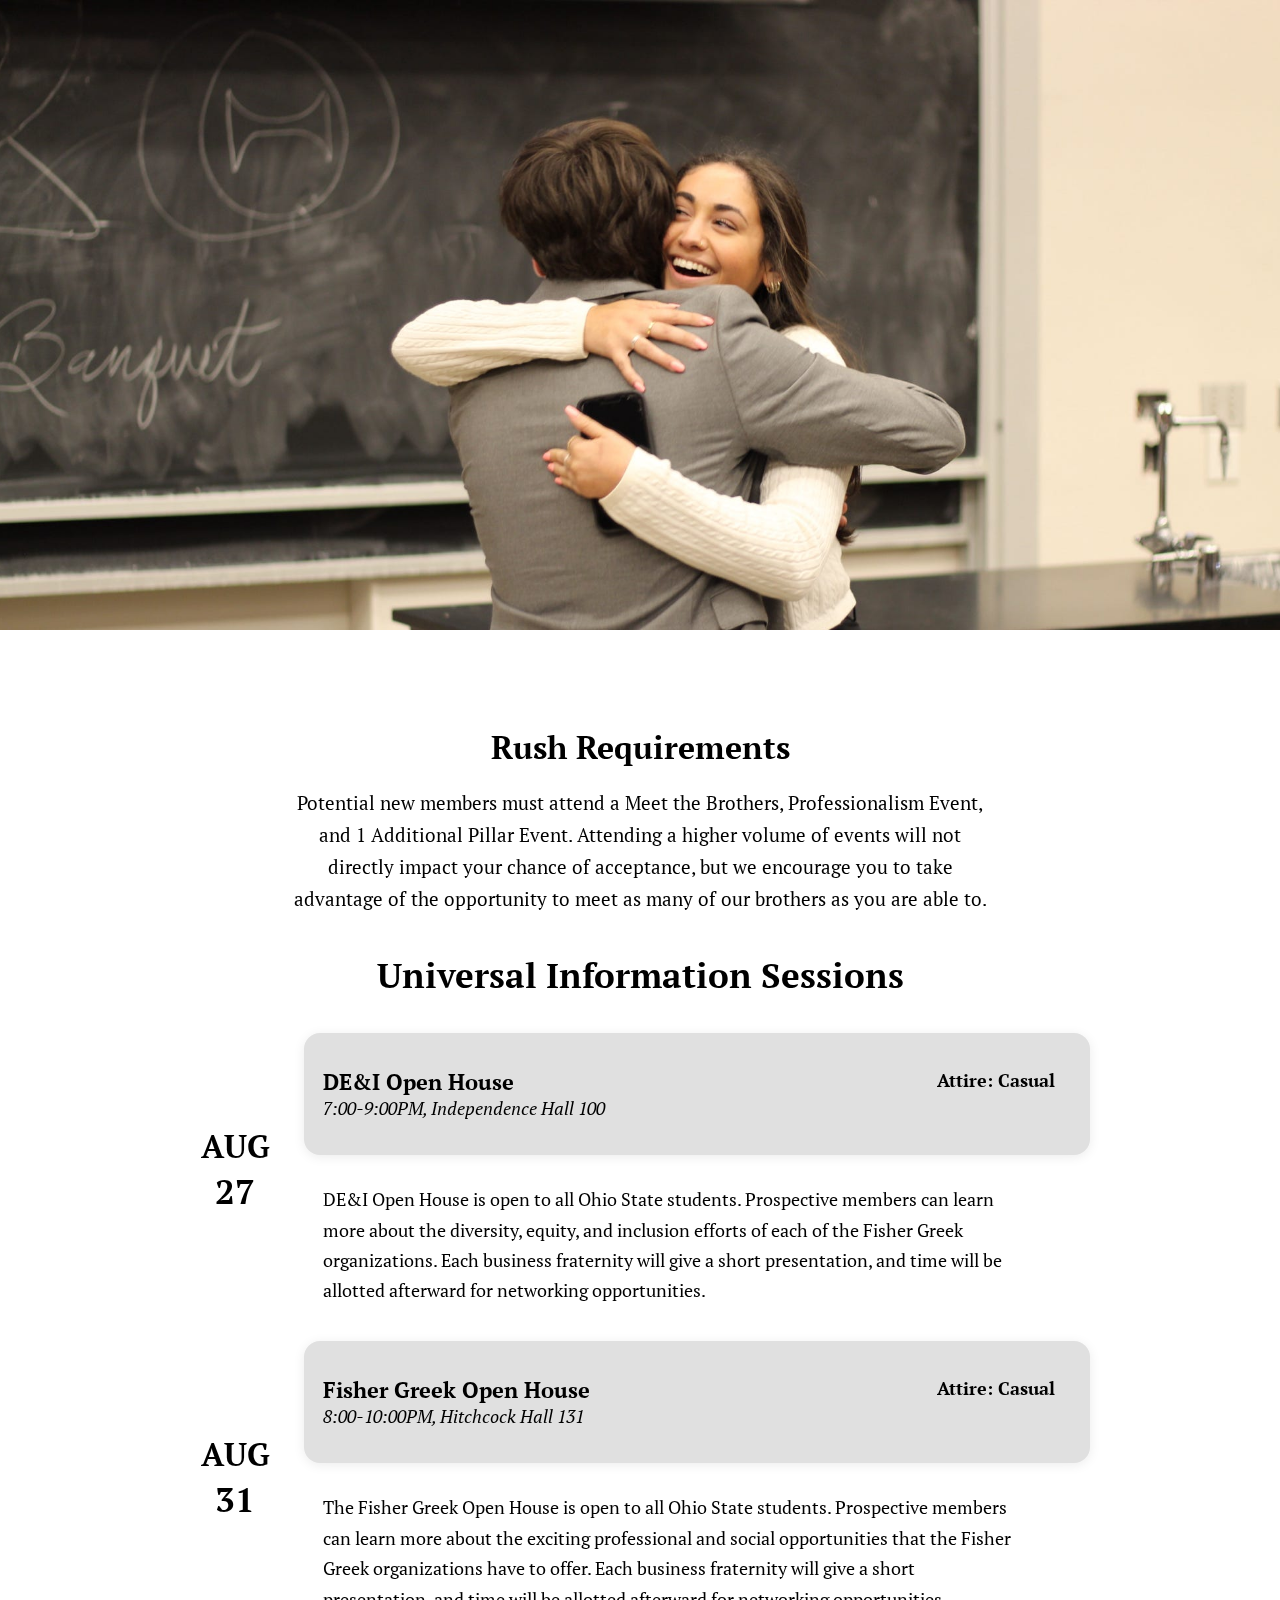
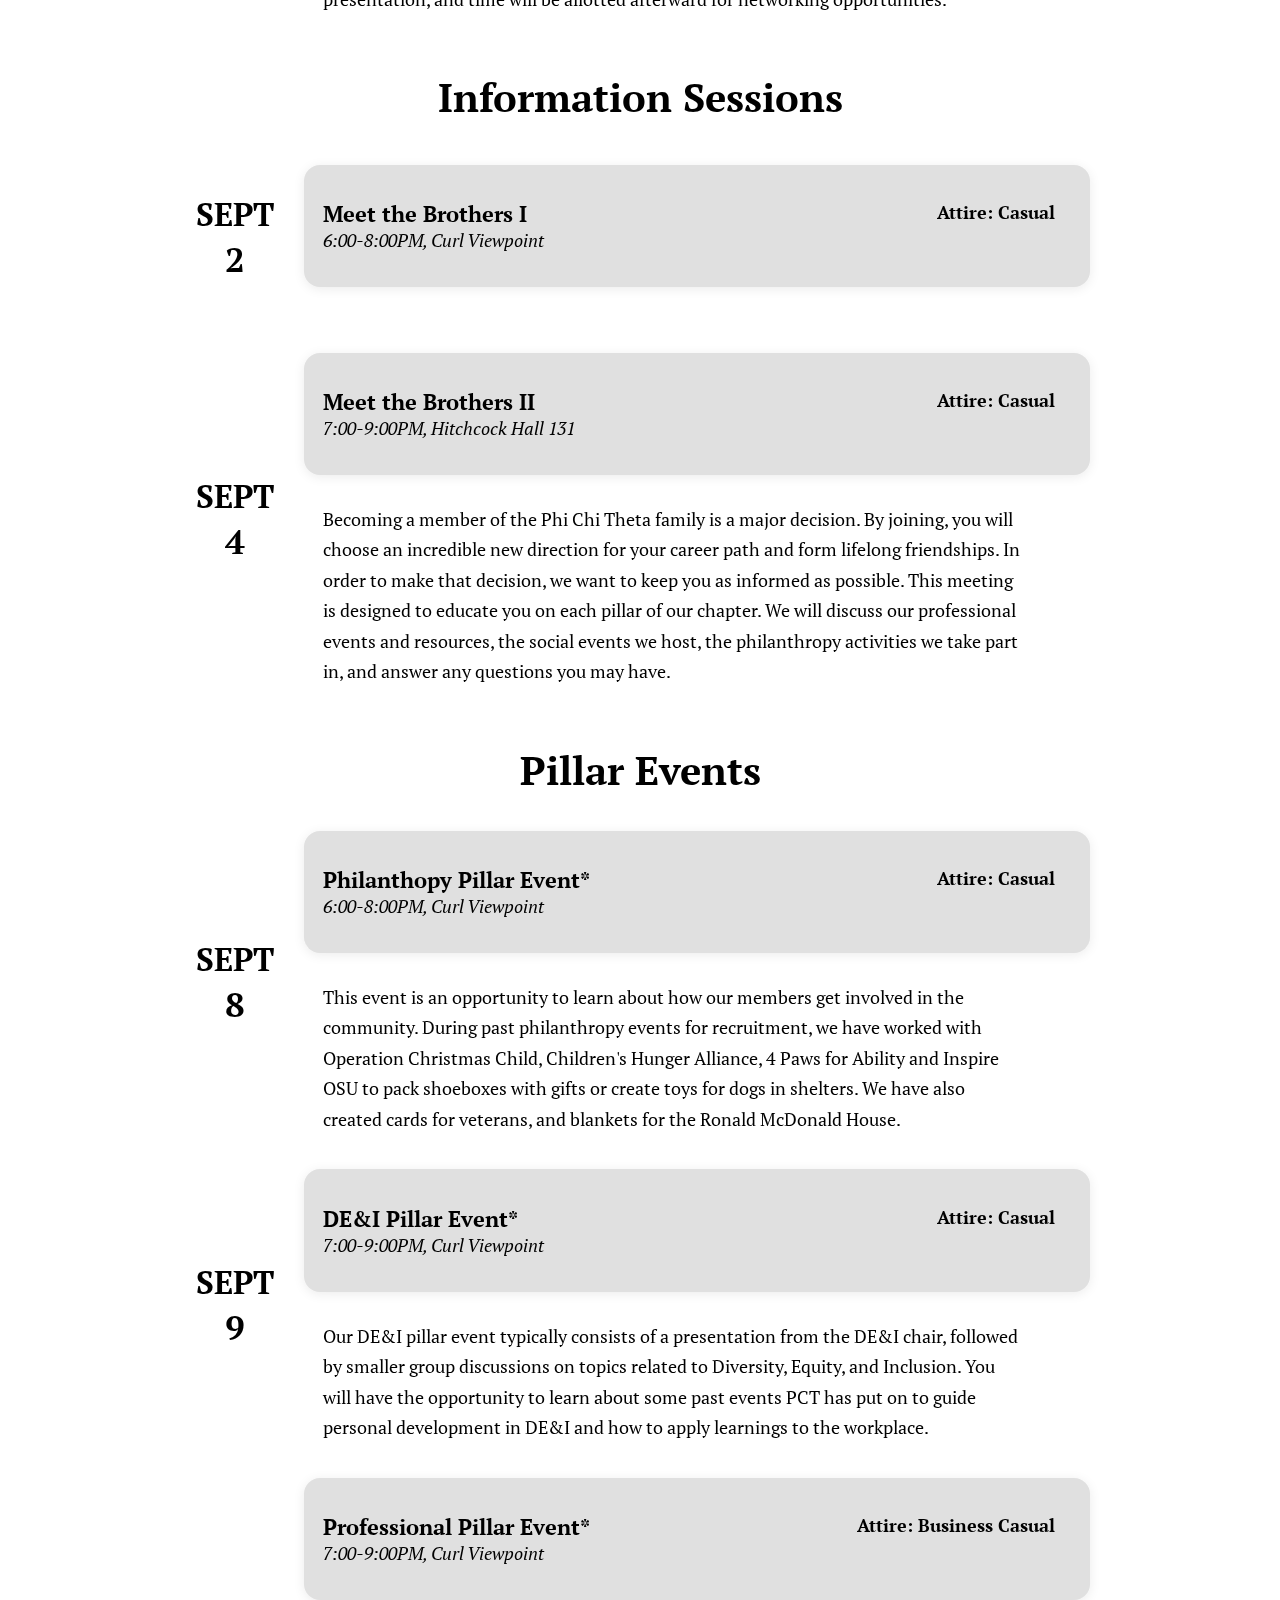
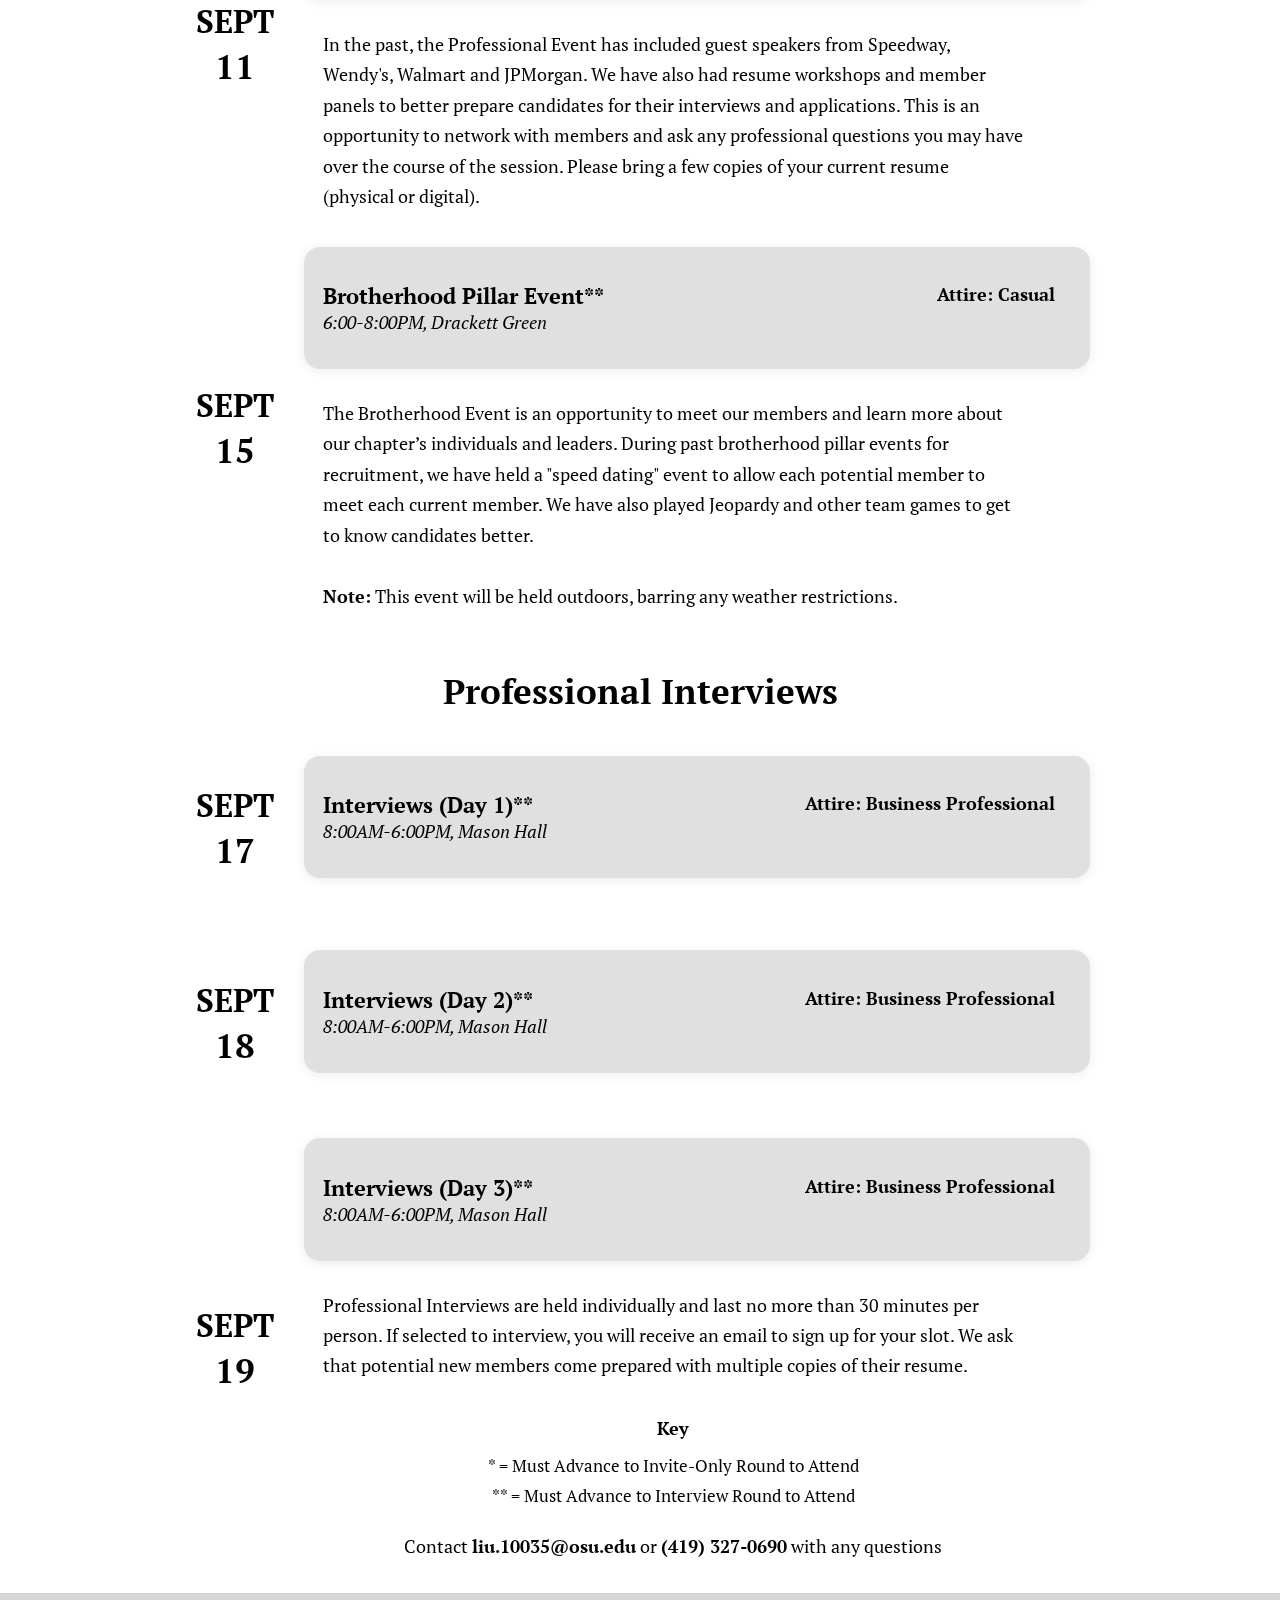
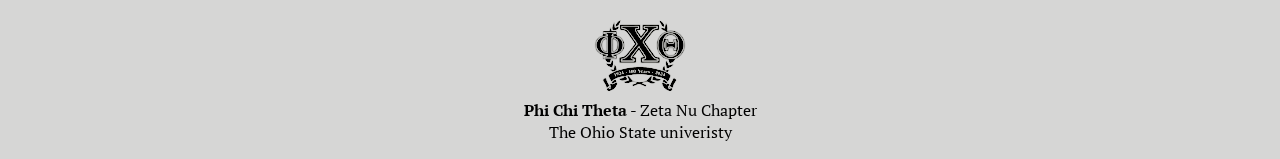
<file: rush-schedule.html>
<!DOCTYPE html>
<html lang="en">
<head> 
  <meta charset="utf-8" />
  <meta name="viewport" content="width=device-width,initial-scale=1" />
  <title>Rush Schedule</title>
  <link rel="stylesheet" href="main.css" /> 
  <link rel="stylesheet" href="rush-schedule.css"/>
</head>
<body>
    <header>
        <nav class="navbar">
            <div class="logo-container">
                <div class="pct-home-logo">
                    <img src="Web Images/pct crest.png" alt="PCT Logo" width="30" >
                </div>
                <div class="logo-text">
                    <a href="index.html">Phi Chi Theta</a>
                </div>
            </div>
            <div class="nav-links">
                <ul>
                    <li>
                        <a href="index.html">Home</a>
                    </li>
                    <li class="has-dropdown">
                        <a href="nationals.html" aria-haspopup="true" aria-expanded="false">About</a>
                        <ul class="dropdown">
                            <li><a href="nationals.html">Nationals</a></li>
                            <li><a href="zeta-nu-chater.html">Zeta Nu Chapter</a></li>
                            <li><a href="Leadership.html">Leadership</a></li>
                            <li><a href="Members.html">Members</a></li>
                        </ul>
                    </li>
                    <li class="has-dropdown">
                        <a href="pillars.html" aria-haspopup="true" aria-expanded="false">Pillars</a>
                        <ul class="dropdown">
                            <li><a href="Philanthropy.html">Philanthropy</a></li>
                            <li><a href="Professionalism.html">Professionalism</a></li>
                            <li><a href="Brotherhood.html">Brotherhood</a></li>
                            <li><a href="DEI.html">DEI</a></li>
                        </ul>
                    </li>
                    <li class="has-dropdown">
                        <a href="rush-info.html" aria-haspopup="true" aria-expanded="false">Recruitment</a>
                        <ul class="dropdown">
                            <li><a href="rush-schedule.html">Rush Events</a></li>
                            <li><a href="application.html">Application</a></li>
                            <li><a href="#placements-section">FAQ</a></li>
                        </ul>
                    </li>
                    <li class="has-dropdown">
                        <a href="sponsors.html" aria-haspopup="true" aria-expanded="false">Sponsors</a>
                        <ul class="dropdown">
                            <li><a href="sponsor-us.html">Sponsor Us</a></li>
                        </ul>
                    </li>
                    <li><a href="contact.html">Contact Us</a>
                    </li>
                </ul>
                <div class="social-icons">
                    <a href="https://www.instagram.com/pctosu/?hl=en" target="_blank"><img src="Web Images/instagram.png" alt="Instagram Icon" width="30"></a>
                    <a href="https://www.linkedin.com/company/pctosu/posts/?feedView=all" target="_blank"><img src="Web Images/linkedin.png" alt="LinkedIn Icon" width="30"></a>
                </div>     
            </div>
        </nav>
    </header>
    <main>
        <section class="rush-header-section" style="background-image: url('Web Images/11-RushSchedule.JPEG');">
            <h1 class="reveal" style="margin-top: 1.2rem;">Rush Schedule</h1>
        </section>
    <section class="rush-schedule-intro" style="max-width:900px;">
            <h2 style="text-align:center;font-size:2rem;font-weight:800;margin-bottom:1.2rem;">Rush Requirements</h2>
            <div style="font-size:1.18rem;line-height:1.7;text-align:center;margin-bottom:2.2rem;max-width:700px;margin-left:auto;margin-right:auto;background:none;border-radius:0;box-shadow:none;padding:0;">
                Potential new members must attend a Meet the Brothers, Professionalism Event, and 1 Additional Pillar Event. Attending a higher volume of events will not directly impact your chance of acceptance, but we encourage you to take advantage of the opportunity to meet as many of our brothers as you are able to.
            </div>
        </section>
        <section class="rush-schedule-universal" style="max-width:900px;margin:0 auto 2.2rem auto;">
            <h2 style="text-align:center;font-size:2.2rem;font-weight:800;margin-bottom:2.2rem;">Universal Information Sessions</h2>
            <div style="display:flex;gap:1.5rem;margin-bottom:2.2rem;">
                <div style="display:flex;align-items:stretch;">
                    <div style="display:flex;flex-direction:column;align-items:center;justify-content:center;height:100%;min-width:90px;padding-top:2.2rem;padding-bottom:2.2rem;">
                        <div style="font-weight:bold;font-size:2rem;text-align:center;">AUG</div>
                        <div style="font-weight:bold;font-size:2.2rem;text-align:center;">27</div>
                    </div>
                </div>
                <div style="flex:1;display:flex;flex-direction:column;justify-content:center;">
                    <div class="rush-schedule-bar" style="background:#e0e0e0;border-radius:16px;display:flex;align-items:stretch;box-shadow:0 2px 12px rgba(0,0,0,0.08);min-height:120px;">
                        <div style="flex:1;display:flex;flex-direction:column;justify-content:space-between;padding:2.2rem 1.2rem;">
                            <div style="font-weight:bold;font-size:1.35rem;text-align:left;align-self:flex-start;">DE&I Open House</div>
                            <div style="font-size:1.15rem;text-align:left;align-self:flex-start;font-style:italic;">7:00-9:00PM, Independence Hall 100</div>
                        </div>
                        <div style="display:flex;flex-direction:column;align-items:flex-end;justify-content:flex-start;padding:2.2rem 2.2rem 2.2rem 1.2rem;min-width:120px;">
                            <div style="font-weight:bold;font-size:1.15rem;text-align:right;">Attire: Casual</div>
                        </div>
                    </div>
                    <div style="font-size:1.12rem;text-align:left;max-width:700px;margin:0.3rem 0 0 1.2rem;line-height:1.7;">
                        DE&I Open House is open to all Ohio State students. Prospective members can learn more about the diversity, equity, and inclusion efforts of each of the Fisher Greek organizations. Each business fraternity will give a short presentation, and time will be allotted afterward for networking opportunities.
                    </div>
                </div>
            </div>

            <div style="display:flex;gap:1.5rem;margin-bottom:2.2rem;">
                <div style="display:flex;align-items:stretch;">
                    <div style="display:flex;flex-direction:column;align-items:center;justify-content:center;height:100%;min-width:90px;padding-top:2.2rem;padding-bottom:2.2rem;">
                        <div style="font-weight:bold;font-size:2rem;text-align:center;">AUG</div>
                        <div style="font-weight:bold;font-size:2.2rem;text-align:center;">31</div>
                    </div>
                </div>
                <div style="flex:1;display:flex;flex-direction:column;justify-content:center;">
                    <div class="rush-schedule-bar" style="background:#e0e0e0;border-radius:16px;display:flex;align-items:stretch;box-shadow:0 2px 12px rgba(0,0,0,0.08);min-height:120px;">
                        <div style="flex:1;display:flex;flex-direction:column;justify-content:space-between;padding:2.2rem 1.2rem;">
                            <div style="font-weight:bold;font-size:1.35rem;text-align:left;align-self:flex-start;">Fisher Greek Open House</div>
                            <div style="font-size:1.15rem;text-align:left;align-self:flex-start;font-style:italic;">8:00-10:00PM, Hitchcock Hall 131</div>
                        </div>
                        <div style="display:flex;flex-direction:column;align-items:flex-end;justify-content:flex-start;padding:2.2rem 2.2rem 2.2rem 1.2rem;min-width:120px;">
                            <div style="font-weight:bold;font-size:1.15rem;text-align:right;">Attire: Casual</div>
                        </div>
                    </div>
                    <div style="font-size:1.12rem;text-align:left;max-width:700px;margin:0.3rem 0 0 1.2rem;line-height:1.7;">
                        The Fisher Greek Open House is open to all Ohio State students. Prospective members can learn more about the exciting professional and social opportunities that the Fisher Greek organizations have to offer. Each business fraternity will give a short presentation, and time will be allotted afterward for networking opportunities.
                    </div>
                </div>
            </div>
            </section>

            <section class="rush-schedule-info-sessions" style="max-width:900px;margin:0 auto 2.2rem auto;">
                <h2 style="text-align:center;font-size:2.5rem;font-weight:900;margin:3.5rem 0 2.2rem 0;">Information Sessions</h2>
                <div style="display:flex;gap:1.5rem;margin-bottom:2.2rem;">
                    <div style="display:flex;align-items:stretch;">
                        <div style="display:flex;flex-direction:column;align-items:center;justify-content:center;height:100%;min-width:90px;padding-top:2.2rem;padding-bottom:2.2rem;">
                            <div style="font-weight:bold;font-size:2rem;text-align:center;">SEPT</div>
                            <div style="font-weight:bold;font-size:2.2rem;text-align:center;">2</div>
                        </div>
                    </div>
                    <div style="flex:1;display:flex;flex-direction:column;justify-content:center;">
                        <div class="rush-schedule-bar" style="background:#e0e0e0;border-radius:16px;display:flex;align-items:stretch;box-shadow:0 2px 12px rgba(0,0,0,0.08);min-height:120px;">
                            <div style="flex:1;display:flex;flex-direction:column;justify-content:space-between;padding:2.2rem 1.2rem;">
                                <div style="font-weight:bold;font-size:1.35rem;text-align:left;align-self:flex-start;">Meet the Brothers I</div>
                                <div style="font-size:1.15rem;text-align:left;align-self:flex-start;font-style:italic;">6:00-8:00PM, Curl Viewpoint</div>
                            </div>
                            <div style="display:flex;flex-direction:column;align-items:flex-end;justify-content:flex-start;padding:2.2rem 2.2rem 2.2rem 1.2rem;min-width:120px;">
                                <div style="font-weight:bold;font-size:1.15rem;text-align:right;">Attire: Casual</div>
                            </div>
                        </div>
                    </div>
                </div>

                <div style="display:flex;gap:1.5rem;">
                    <div style="display:flex;align-items:stretch;">
                        <div style="display:flex;flex-direction:column;align-items:center;justify-content:center;height:100%;min-width:90px;padding-top:2.2rem;padding-bottom:2.2rem;">
                            <div style="font-weight:bold;font-size:2rem;text-align:center;">SEPT</div>
                            <div style="font-weight:bold;font-size:2.2rem;text-align:center;">4</div>
                        </div>
                    </div>
                    <div style="flex:1;display:flex;flex-direction:column;justify-content:center;">
                        <div class="rush-schedule-bar" style="background:#e0e0e0;border-radius:16px;display:flex;align-items:stretch;box-shadow:0 2px 12px rgba(0,0,0,0.08);min-height:120px;">
                            <div style="flex:1;display:flex;flex-direction:column;justify-content:space-between;padding:2.2rem 1.2rem;">
                                <div style="font-weight:bold;font-size:1.35rem;text-align:left;align-self:flex-start;">Meet the Brothers II</div>
                                <div style="font-size:1.15rem;text-align:left;align-self:flex-start;font-style:italic;">7:00-9:00PM, Hitchcock Hall 131</div>
                            </div>
                            <div style="display:flex;flex-direction:column;align-items:flex-end;justify-content:flex-start;padding:2.2rem 2.2rem 2.2rem 1.2rem;min-width:120px;">
                                <div style="font-weight:bold;font-size:1.15rem;text-align:right;">Attire: Casual</div>
                            </div>
                        </div>
                        <div style="font-size:1.12rem;text-align:left;max-width:700px;margin:0.3rem 0 0 1.2rem;line-height:1.7;">
                            Becoming a member of the Phi Chi Theta family is a major decision. By joining, you will choose an incredible new direction for your career path and form lifelong friendships. In order to make that decision, we want to keep you as informed as possible. This meeting is designed to educate you on each pillar of our chapter. We will discuss our professional events and resources, the social events we host, the philanthropy activities we take part in, and answer any questions you may have.
                        </div>
                    </div>
                </div>
                    <h2 style="text-align:center;font-size:2.5rem;font-weight:900;margin:3.5rem 0 2.2rem 0;">Pillar Events</h2>
                    <div style="display:flex;gap:1.5rem;margin-bottom:2.2rem;">
                        <div style="display:flex;align-items:stretch;">
                            <div style="display:flex;flex-direction:column;align-items:center;justify-content:center;height:100%;min-width:90px;padding-top:2.2rem;padding-bottom:2.2rem;">
                                <div style="font-weight:bold;font-size:2rem;text-align:center;">SEPT</div>
                                <div style="font-weight:bold;font-size:2.2rem;text-align:center;">8</div>
                            </div>
                        </div>
                        <div style="flex:1;display:flex;flex-direction:column;justify-content:center;">
                            <div class="rush-schedule-bar" style="background:#e0e0e0;border-radius:16px;display:flex;align-items:stretch;box-shadow:0 2px 12px rgba(0,0,0,0.08);min-height:120px;">
                                <div style="flex:1;display:flex;flex-direction:column;justify-content:space-between;padding:2.2rem 1.2rem;">
                                    <div style="font-weight:bold;font-size:1.35rem;text-align:left;align-self:flex-start;">Philanthopy Pillar Event*</div>
                                    <div style="font-size:1.15rem;text-align:left;align-self:flex-start;font-style:italic;">6:00-8:00PM, Curl Viewpoint</div>
                                </div>
                                <div style="display:flex;flex-direction:column;align-items:flex-end;justify-content:flex-start;padding:2.2rem 2.2rem 2.2rem 1.2rem;min-width:120px;">
                                    <div style="font-weight:bold;font-size:1.15rem;text-align:right;">Attire: Casual</div>
                                </div>
                            </div>
                            <div style="font-size:1.12rem;text-align:left;max-width:700px;margin:0.3rem 0 0 1.2rem;line-height:1.7;">
                                This event is an opportunity to learn about how our members get involved in the community. During past philanthropy events for recruitment, we have worked with Operation Christmas Child, Children's Hunger Alliance, 4 Paws for Ability and Inspire OSU to pack shoeboxes with gifts or create toys for dogs in shelters. We have also created cards for veterans, and blankets for the Ronald McDonald House.
                            </div>
                        </div>
                    </div>
                        <div style="display:flex;gap:1.5rem;margin-bottom:2.2rem;">
                            <div style="display:flex;align-items:stretch;">
                                <div style="display:flex;flex-direction:column;align-items:center;justify-content:center;height:100%;min-width:90px;padding-top:2.2rem;padding-bottom:2.2rem;">
                                    <div style="font-weight:bold;font-size:2rem;text-align:center;">SEPT</div>
                                    <div style="font-weight:bold;font-size:2.2rem;text-align:center;">9</div>
                                </div>
                            </div>
                            <div style="flex:1;display:flex;flex-direction:column;justify-content:center;">
                                <div class="rush-schedule-bar" style="background:#e0e0e0;border-radius:16px;display:flex;align-items:stretch;box-shadow:0 2px 12px rgba(0,0,0,0.08);min-height:120px;">
                                    <div style="flex:1;display:flex;flex-direction:column;justify-content:space-between;padding:2.2rem 1.2rem;">
                                        <div style="font-weight:bold;font-size:1.35rem;text-align:left;align-self:flex-start;">DE&amp;I Pillar Event*</div>
                                        <div style="font-size:1.15rem;text-align:left;align-self:flex-start;font-style:italic;">7:00-9:00PM, Curl Viewpoint</div>
                                    </div>
                                    <div style="display:flex;flex-direction:column;align-items:flex-end;justify-content:flex-start;padding:2.2rem 2.2rem 2.2rem 1.2rem;min-width:120px;">
                                        <div style="font-weight:bold;font-size:1.15rem;text-align:right;">Attire: Casual</div>
                                    </div>
                                </div>
                                <div style="font-size:1.12rem;text-align:left;max-width:700px;margin:0.3rem 0 0 1.2rem;line-height:1.7;">
                                    Our DE&amp;I pillar event typically consists of a presentation from the DE&amp;I chair, followed by smaller group discussions on topics related to Diversity, Equity, and Inclusion. You will have the opportunity to learn about some past events PCT has put on to guide personal development in DE&amp;I and how to apply learnings to the workplace.
                                </div>
                            </div>
                        </div>
                            <div style="display:flex;gap:1.5rem;margin-bottom:2.2rem;">
                                <div style="display:flex;align-items:stretch;">
                                    <div style="display:flex;flex-direction:column;align-items:center;justify-content:center;height:100%;min-width:90px;padding-top:2.2rem;padding-bottom:2.2rem;">
                                        <div style="font-weight:bold;font-size:2rem;text-align:center;">SEPT</div>
                                        <div style="font-weight:bold;font-size:2.2rem;text-align:center;">11</div>
                                    </div>
                                </div>
                                <div style="flex:1;display:flex;flex-direction:column;justify-content:center;">
                                    <div class="rush-schedule-bar" style="background:#e0e0e0;border-radius:16px;display:flex;align-items:stretch;box-shadow:0 2px 12px rgba(0,0,0,0.08);min-height:120px;">
                                        <div style="flex:1;display:flex;flex-direction:column;justify-content:space-between;padding:2.2rem 1.2rem;">
                                            <div style="font-weight:bold;font-size:1.35rem;text-align:left;align-self:flex-start;">Professional Pillar Event*</div>
                                            <div style="font-size:1.15rem;text-align:left;align-self:flex-start;font-style:italic;">7:00-9:00PM, Curl Viewpoint</div>
                                        </div>
                                        <div style="display:flex;flex-direction:column;align-items:flex-end;justify-content:flex-start;padding:2.2rem 2.2rem 2.2rem 1.2rem;min-width:120px;">
                                            <div style="font-weight:bold;font-size:1.15rem;text-align:right;">Attire: Business Casual</div>
                                        </div>
                                    </div>
                                    <div style="font-size:1.12rem;text-align:left;max-width:700px;margin:0.3rem 0 0 1.2rem;line-height:1.7;">
                                        In the past, the Professional Event has included guest speakers from Speedway, Wendy's, Walmart and JPMorgan. We have also had resume workshops and member panels to better prepare candidates for their interviews and applications. This is an opportunity to network with members and ask any professional questions you may have over the course of the session. Please bring a few copies of your current resume (physical or digital).
                                    </div>
                                    </div>
                                </div>
                                <div style="display:flex;gap:1.5rem;margin-bottom:2.2rem;">
                                    <div style="display:flex;align-items:stretch;">
                                        <div style="display:flex;flex-direction:column;align-items:center;justify-content:center;height:100%;min-width:90px;padding-top:2.2rem;padding-bottom:2.2rem;">
                                            <div style="font-weight:bold;font-size:2rem;text-align:center;">SEPT</div>
                                            <div style="font-weight:bold;font-size:2.2rem;text-align:center;">15</div>
                                        </div>
                                    </div>
                                    <div style="flex:1;display:flex;flex-direction:column;justify-content:center;">
                                        <div class="rush-schedule-bar" style="background:#e0e0e0;border-radius:16px;display:flex;align-items:stretch;box-shadow:0 2px 12px rgba(0,0,0,0.08);min-height:120px;">
                                            <div style="flex:1;display:flex;flex-direction:column;justify-content:space-between;padding:2.2rem 1.2rem;">
                                                <div style="font-weight:bold;font-size:1.35rem;text-align:left;align-self:flex-start;">Brotherhood Pillar Event**</div>
                                                <div style="font-size:1.15rem;text-align:left;align-self:flex-start;font-style:italic;">6:00-8:00PM, Drackett Green</div>
                                            </div>
                                            <div style="display:flex;flex-direction:column;align-items:flex-end;justify-content:flex-start;padding:2.2rem 2.2rem 2.2rem 1.2rem;min-width:120px;">
                                                <div style="font-weight:bold;font-size:1.15rem;text-align:right;">Attire: Casual</div>
                                            </div>
                                        </div>
                                        <div style="font-size:1.12rem;text-align:left;max-width:700px;margin:0.3rem 0 0 1.2rem;line-height:1.7;">
                                            The Brotherhood Event is an opportunity to meet our members and learn more about our chapter’s individuals and leaders. During past brotherhood pillar events for recruitment, we have held a "speed dating" event to allow each potential member to meet each current member. We have also played Jeopardy and other team games to get to know candidates better.<br><br>
                                            <strong>Note:</strong> This event will be held outdoors, barring any weather restrictions.
                                        </div>
                                    </div>
                                </div>
                                    <div style="margin-top:3.5rem;">
                                        <h2 style="text-align:center;font-size:2.2rem;font-weight:800;margin-bottom:2.2rem;">Professional Interviews</h2>
                                        <div style="display:flex;gap:1.5rem;margin-bottom:2.2rem;">
                                            <div style="display:flex;align-items:stretch;">
                                                <div style="display:flex;flex-direction:column;align-items:center;justify-content:center;height:100%;min-width:90px;padding-top:2.2rem;padding-bottom:2.2rem;">
                                                    <div style="font-weight:bold;font-size:2rem;text-align:center;">SEPT</div>
                                                    <div style="font-weight:bold;font-size:2.2rem;text-align:center;">17</div>
                                                </div>
                                            </div>
                                            <div style="flex:1;display:flex;flex-direction:column;justify-content:center;">
                                                <div class="rush-schedule-bar" style="background:#e0e0e0;border-radius:16px;display:flex;align-items:stretch;box-shadow:0 2px 12px rgba(0,0,0,0.08);min-height:120px;">
                                                    <div style="flex:1;display:flex;flex-direction:column;justify-content:space-between;padding:2.2rem 1.2rem;">
                                                        <div style="font-weight:bold;font-size:1.35rem;text-align:left;align-self:flex-start;">Interviews (Day 1)**</div>
                                                        <div style="font-size:1.15rem;text-align:left;align-self:flex-start;font-style:italic;">8:00AM-6:00PM, Mason Hall</div>
                                                    </div>
                                                    <div style="display:flex;flex-direction:column;align-items:flex-end;justify-content:flex-start;padding:2.2rem 2.2rem 2.2rem 1.2rem;min-width:120px;">
                                                        <div style="font-weight:bold;font-size:1.15rem;text-align:right;">Attire: Business Professional</div>
                                                    </div>
                                                </div>
                                            </div>
                                        </div>
                                        <div style="display:flex;gap:1.5rem;margin-bottom:2.2rem;">
                                            <div style="display:flex;align-items:stretch;">
                                                <div style="display:flex;flex-direction:column;align-items:center;justify-content:center;height:100%;min-width:90px;padding-top:2.2rem;padding-bottom:2.2rem;">
                                                    <div style="font-weight:bold;font-size:2rem;text-align:center;">SEPT</div>
                                                    <div style="font-weight:bold;font-size:2.2rem;text-align:center;">18</div>
                                                </div>
                                            </div>
                                            <div style="flex:1;display:flex;flex-direction:column;justify-content:center;">
                                                <div class="rush-schedule-bar" style="background:#e0e0e0;border-radius:16px;display:flex;align-items:stretch;box-shadow:0 2px 12px rgba(0,0,0,0.08);min-height:120px;">
                                                    <div style="flex:1;display:flex;flex-direction:column;justify-content:space-between;padding:2.2rem 1.2rem;">
                                                        <div style="font-weight:bold;font-size:1.35rem;text-align:left;align-self:flex-start;">Interviews (Day 2)**</div>
                                                        <div style="font-size:1.15rem;text-align:left;align-self:flex-start;font-style:italic;">8:00AM-6:00PM, Mason Hall</div>
                                                    </div>
                                                    <div style="display:flex;flex-direction:column;align-items:flex-end;justify-content:flex-start;padding:2.2rem 2.2rem 2.2rem 1.2rem;min-width:120px;">
                                                        <div style="font-weight:bold;font-size:1.15rem;text-align:right;">Attire: Business Professional</div>
                                                    </div>
                                                </div>
                                            </div>
                                        </div>
                                        <div style="display:flex;gap:1.5rem;margin-bottom:2.2rem;">
                                            <div style="display:flex;align-items:stretch;">
                                                <div style="display:flex;flex-direction:column;align-items:center;justify-content:center;height:100%;min-width:90px;padding-top:2.2rem;padding-bottom:2.2rem;">
                                                    <div style="font-weight:bold;font-size:2rem;text-align:center;">SEPT</div>
                                                    <div style="font-weight:bold;font-size:2.2rem;text-align:center;">19</div>
                                                </div>
                                            </div>
                                            <div style="flex:1;display:flex;flex-direction:column;justify-content:center;">
                                                <div class="rush-schedule-bar" style="background:#e0e0e0;border-radius:16px;display:flex;align-items:stretch;box-shadow:0 2px 12px rgba(0,0,0,0.08);min-height:120px;">
                                                    <div style="flex:1;display:flex;flex-direction:column;justify-content:space-between;padding:2.2rem 1.2rem;">
                                                        <div style="font-weight:bold;font-size:1.35rem;text-align:left;align-self:flex-start;">Interviews (Day 3)**</div>
                                                        <div style="font-size:1.15rem;text-align:left;align-self:flex-start;font-style:italic;">8:00AM-6:00PM, Mason Hall</div>
                                                    </div>
                                                    <div style="display:flex;flex-direction:column;align-items:flex-end;justify-content:flex-start;padding:2.2rem 2.2rem 2.2rem 1.2rem;min-width:120px;">
                                                        <div style="font-weight:bold;font-size:1.15rem;text-align:right;">Attire: Business Professional</div>
                                                    </div>
                                                </div>
                                                    <div style="font-size:1.12rem;text-align:left;max-width:700px;margin:0.3rem 0 0 1.2rem;line-height:1.7;">
                                                        Professional Interviews are held individually and last no more than 30 minutes per person. If selected to interview, you will receive an email to sign up for your slot. We ask that potential new members come prepared with multiple copies of their resume.
                                                    </div>
                                                    <div style="margin:2.2rem 0 0 1.2rem;max-width:700px;">
                                                        <h3 style="font-size:1.15rem;font-weight:700;margin-bottom:0.7rem;text-align:center;">Key</h3>
                                                        <div style="font-size:1.08rem;line-height:1.7;text-align:center;">*  = Must Advance to Invite-Only Round to Attend<br>** = Must Advance to Interview Round to Attend</div>
                                                        <div style="margin-top:1.5rem;font-size:1.15rem;text-align:center;">
                                                            Contact <strong>liu.10035@osu.edu</strong> or <strong>(419) 327-0690</strong> with any questions
                                                        </div>
                                                    </div>
                                                </div>
                                            </div>
                                    </div>
                                </div>
                            </div>

        </section>
    </main>
    <footer>
        <div class="footer-content">
            <img src="Web Images/pct-footer-logo.png" alt="PCT Logo" width="100">
            <p><span class="bold">Phi Chi Theta</span> - Zeta Nu Chapter</p>
            <p>The Ohio State univeristy</p>
        </div>
    </footer>
</body>
</html>
</file>
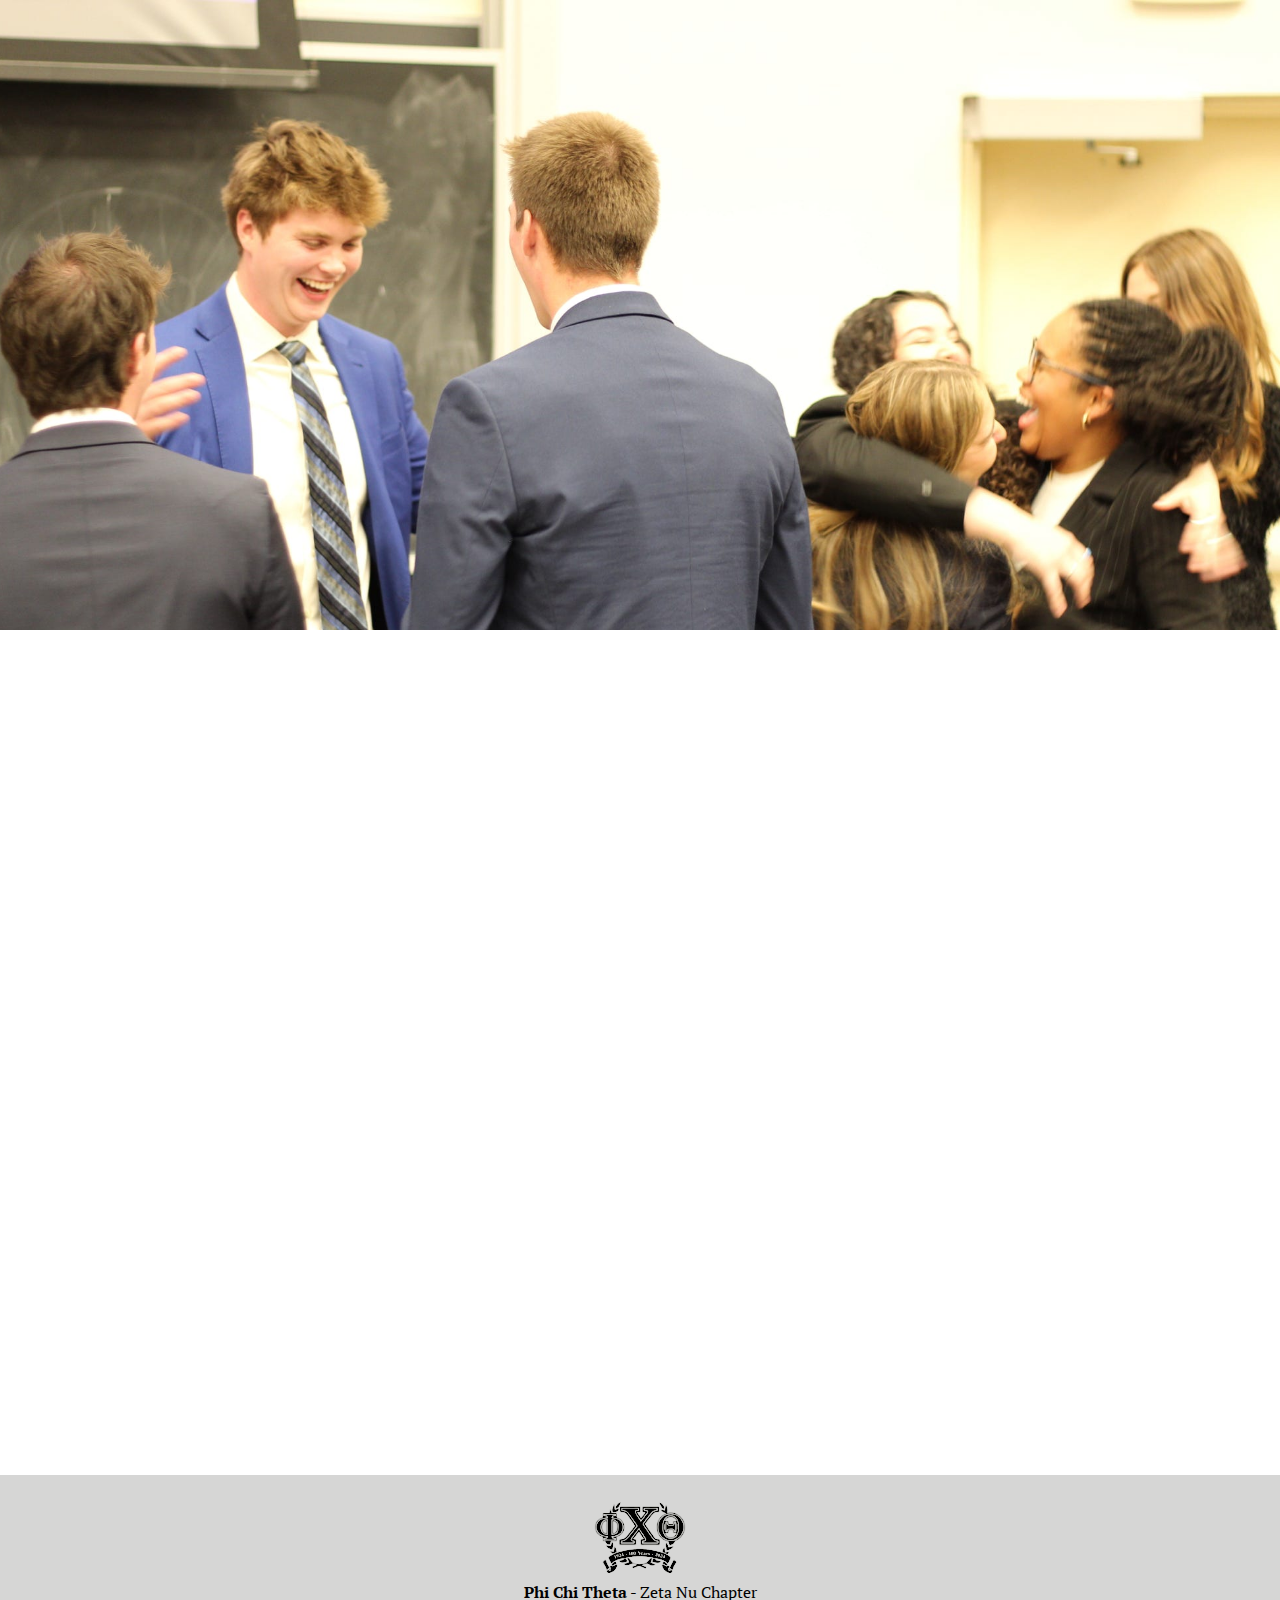
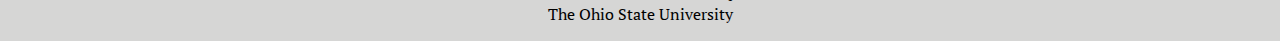
<file: sponsors.html>
<!DOCTYPE html>
<html lang="en">
<head> 
  <meta charset="utf-8" />
  <meta name="viewport" content="width=device-width,initial-scale=1" />
  <title>Sponsors</title>
  <link rel="stylesheet" href="main.css" /> 
  <link rel="stylesheet" href="sponsors.css"/>
</head>
<body>
    <header>
        <nav class="navbar">
            <div class="logo-container">
                <div class="pct-home-logo">
                    <img src="Web Images/pct crest.png" alt="PCT Logo" width="30" >
                </div>
                <div class="logo-text">
                    <a href="index.html">Phi Chi Theta</a>
                </div>
            </div>
            <div class="nav-links">
                <ul>
                    <li>
                        <a href="index.html">Home</a>
                    </li>
                    <li class="has-dropdown">
                        <a href="nationals.html" aria-haspopup="true" aria-expanded="false">About</a>
                        <ul class="dropdown">
                            <li><a href="nationals.html">Nationals</a></li>
                            <li><a href="zeta-nu-chater.html">Zeta Nu Chapter</a></li>
                            <li><a href="Leadership.html">Leadership</a></li>
                            <li><a href="Members.html">Members</a></li>
                        </ul>
                    </li>
                    <li class="has-dropdown">
                        <a href="Brotherhood.html" aria-haspopup="true" aria-expanded="false">Pillars</a>
                        <ul class="dropdown">
                            <li><a href="Philanthropy.html">Philanthropy</a></li>
                            <li><a href="Professionalism.html">Professionalism</a></li>
                            <li><a href="Brotherhood.html">Brotherhood</a></li>
                            <li><a href="DEI.html">DEI</a></li>
                        </ul>
                    </li>
                    <li class="has-dropdown">
                        <a href="rush-info.html" aria-haspopup="true" aria-expanded="false">Recruitment</a>
                        <ul class="dropdown">
                            <li><a href="rush-schedule.html">Rush Events</a></li>
                            <li><a href="application.html">Application</a></li>
                        </ul>
                    </li>
                    <li class="has-dropdown">
                        <a href="sponsors.html" aria-haspopup="true" aria-expanded="false">Sponsors</a>
                        <ul class="dropdown">
                            <li><a href="sponsor-us.html">Sponsor Us</a></li>
                        </ul>
                    </li>
                    <li><a href="contact.html">Contact Us</a></li>
                </ul>
                <div class="social-icons">
                    <a href="https://www.instagram.com/pctosu/?hl=en" target="_blank"><img src="Web Images/instagram.png" alt="Instagram Icon" width="30"></a>
                    <a href="https://www.linkedin.com/company/pctosu/posts/?feedView=all" target="_blank"><img src="Web Images/linkedin.png" alt="LinkedIn Icon" width="30"></a>
                </div>     
            </div>
        </nav>
    </header>
    <main>
        <section class="professional-section" style="background-image: url('Web Images/13-Sponsors.JPEG');">
            <h1 class="reveal" style="margin-top: 2.5rem;">Sponsors</h1>
        </section>
        <section class="professional-intro">
            <div class="feature-text" style="display: flex; flex-direction: column; align-items: center;">
                <div style="margin-top:0.2rem; max-width:700px; text-align:center; font-size:1.15rem;">
                    Phi Chi Theta is grateful for the support of our sponsors, whose contributions help our chapter grow both professionally and socially. Their generosity allows us to host high-impact professional development workshops, bring in industry-leading guest speakers, and create engaging networking opportunities for our members. Beyond career development, sponsor support also helps us fund social events and chapter traditions that strengthen our community. By investing in our members, our sponsors play a direct role in shaping the next generation of business leaders.
                </div>
                <span class="bold" style="font-size:2.4rem; text-align:center; display:block; margin:2.5rem 0 1.2rem 0;">Our Corporate Sponsors</span>
                <article class="wrapper">
                    <div class="marquee">
                        <div class="marquee__group">
                            <img src="Web Images/Yuvi Overhaul/Logos/epichire_logo.jpeg" alt="Epichire Logo" class="logo" />
                            <img src="Web Images/Yuvi Overhaul/Logos/BankOfAmerica.Logo_.webp" alt="Bank of America Logo" class="logo" />
                            <img src="Web Images/Yuvi Overhaul/Logos/reafco_logo.webp" alt="Reafco Logo" class="logo" />
                        </div>
                        <div aria-hidden="true" class="marquee__group">
                            <img src="Web Images/Yuvi Overhaul/Logos/epichire_logo.jpeg" alt="Epichire Logo" class="logo" />
                            <img src="Web Images/Yuvi Overhaul/Logos/BankOfAmerica.Logo_.webp" alt="Bank of America Logo" class="logo" />
                            <img src="Web Images/Yuvi Overhaul/Logos/reafco_logo.webp" alt="Reafco Logo" class="logo" />
                        </div>
                    </div>
                </article>

                <span class="bold" style="font-size:2.4rem; text-align:center; display:block; margin:2.5rem 0 1.2rem 0;">Our Corporate Partners</span>
                <article class="wrapper">
                    <div class="marquee marquee--reverse">
                        <div class="marquee__group">
                            <img src="Web Images/Company Logos/EY_logo_2019.svg.png" alt="EY Logo" class="logo" />
                            <img src="Web Images/Company Logos/Bain_and_Company_Logo.png" alt="Bain Logo" class="logo" />
                            <img src="Web Images/Yuvi Overhaul/Logos/BrooksideLogo.png" alt="Brookside Logo" class="logo" />
                        </div>
                        <div aria-hidden="true" class="marquee__group">
                            <img src="Web Images/Company Logos/EY_logo_2019.svg.png" alt="EY Logo" class="logo" />
                            <img src="Web Images/Company Logos/Bain_and_Company_Logo.png" alt="Bain Logo" class="logo" />
                            <img src="Web Images/Yuvi Overhaul/Logos/BrooksideLogo.png" alt="Brookside Logo" class="logo" />
                        </div>
                    </div>
                </article>
                <p style="text-align:center; font-size:1.3rem; margin:2.5rem 0 0 0;">Thank you again to our corporate sponsors and partners!</p>
            </div>
        </section>
    </main>
    <footer>
        <div class="footer-content">
            <img src="Web Images/pct-footer-logo.png" alt="PCT Logo" width="100">
            <p><span class="bold">Phi Chi Theta</span> - Zeta Nu Chapter</p>
            <p>The Ohio State University</p>
        </div>
    </footer>
</body>
</html>
</file>
<file: main.css>
/* import font */
@import url('https://fonts.googleapis.com/css2?family=PT+Serif:ital,wght@0,400;0,700;1,400;1,700&display=swap');

:root {
  --color-text: navy;
  --color-bg: rgb(255, 255, 255);
  --color-bg-accent: #ffffff;
  --size: clamp(7.5rem, 14vw, 30rem);
  --gap: clamp(12px, 3vw, 40px);
  --duration: 60s;
  --scroll-start: 0;
  --scroll-end: calc(-100% - var(--gap));
  --section-padding: 40px 20px;
  font-size:16px;
}

*{
    margin: 0;
    padding: 0;
    box-sizing: border-box;
    /* Pick font */
    font-family: 'PT Serif', sans-serif;
}



/* Navigation bar */

nav {
    display: flex;
    justify-content: space-between;
    align-items: center;
    padding: 1rem 1.2rem;
    height: 8vh;
     position: absolute;
  top: 0;
  left: 0;
  width: 100%;
  background: rgba(0, 0, 0, 0.3);
    backdrop-filter: blur(3px); /* Blur effect for the background *//* Ensure nav is above other content */
  z-index: 10;

  /* fade down */
   opacity: 0;
  transform: translateY(-14px);
  will-change: transform, opacity;
  animation: nav-drop-fade .5s cubic-bezier(.2,.65,.3,1) .3s forwards;
}

@keyframes nav-drop-fade {
  from { opacity: 0; transform: translateY(-14px); }
  to   { opacity: 1; transform: translateY(0); }
}

/* Respect reduced-motion */
@media (prefers-reduced-motion: reduce) {
  nav { opacity: 1; transform: none; animation: none !important; }
}

nav .logo-container {
    display: flex;
    align-items: center;
    gap: 10px;
}

nav .logo-container .logo-text a {
    text-decoration: none;
    font-weight: 500;
    color: white; /* White text */
}

nav .nav-links {
    display: flex;
    align-items: center;
    gap: 20px;
}

nav .nav-links .social-icons{
    display: flex;
    gap: 12px;
}

nav .nav-links .social-icons img {
    width: 20px;
    height: 20px;
}

nav .nav-links ul{
    list-style: none;
    display: flex;
    gap: 1rem;
}

nav .nav-links ul li a {
    text-decoration: none;
    color: white; /* White text */
    font-weight: 500;
}

nav .nav-links ul li a::after {
    content: '';
    display: block;
    width: 0%;
    height: 2px;
    border-radius: 2px;
    background: white; /* White underline */
    transition: all .3s ease;
}

nav .nav-links ul li a:hover::after {
    width: 100%;
}

nav .nav-links ul li {
    position:relative;
    transition: all .3s ease;
}

/* nav .nav-links ul li:hover {
    transform: translateY(-3px);
} */

nav .nav-links ul li > a {
     display:inline-block;
      transition: transform .2s ease; 
}


nav .nav-links ul li > a:hover { 
    transform: translateY(-3px); 
}


.logo-text p {
    color: white;
    font-weight: 500;
}

/* Dropdown panel (hidden by default) */
nav .dropdown {                   /* ADD */
  position: absolute;
  top: 100%;          /* just below the parent link */
  left: 0;
  min-width: 180px;
  background: rgba(0,0,0,0.6);    /* matches your translucent nav */
  backdrop-filter: blur(6px);
  border-radius: 10px;
  padding: 8px;
  list-style: none;
  box-shadow: 0 8px 24px rgba(0,0,0,0.25);

  max-width: min(90vw, 720px);            /* NEW: never wider than viewport */
  display: flex;                          /* NEW: horizontal layout */
  flex-wrap: wrap;                        /* NEW: wrap to a new row if needed */
  gap: 8px;                               /* NEW: spacing between items */
  white-space: normal;                    /* NEW: allow wrapping */
  overflow: visible;

  opacity: 0;
  transform: translateY(6px) scale(0.98);
  visibility: hidden;
  pointer-events: none;
  transition: opacity .2s ease, transform .2s ease, visibility .2s;
  z-index: 1000;                  /* above page content */
}

/* Show on hover (and keyboard focus) */
nav .has-dropdown:hover > .dropdown,
nav .has-dropdown:focus-within > .dropdown,
nav .has-dropdown.open > .dropdown {   /* ADD */
  opacity: 1;
  transform: translateY(0) scale(1);
  visibility: visible;
  pointer-events: auto;
}

/* Dropdown links */

nav .has-dropdown::after {
  content: "";
  position: absolute;
  left: 0; right: 0;
  top: 100%;
  height: 10px;              /* extends the hover area under the link */
}


nav .dropdown a {                 /* ADD */
  display: block;
  padding: 10px 12px;
  color: white;
  text-decoration: none;
  border-radius: 8px;
  white-space: nowrap;
}



nav .dropdown a:hover {           /* ADD */
  background: rgba(255,255,255,0.12);
  transform: translateY(-1px);
  transition: background .2s ease, transform .2s ease;
}


/* Title Section */

/* .title{
    display: flex;
    flex-direction: column;
    justify-content: center;
    align-items: center;
    position: relative;
    height: 100vh;
    background-size: cover;
    background-position: center;
    background-attachment: fixed; 
    color: white; /* White text */
    /* text-shadow: 2px 2px 4px rgba(0, 0, 0, 0.3); 
    text-align: center;
    padding: 0 1rem;
} */ 

.title-section {
    display: flex;
    flex-direction: column;
    justify-content: center;
    align-items: center;
    position: relative;
    height: 100vh;
    background-size: cover;
    background-position: center;
    background-attachment: fixed; 
    color: white; /* White text */
    text-shadow: 2px 2px 4px rgba(0, 0, 0, 0.3); /* Text shadow for better readability */
    text-align: center;
    padding: 0 1rem;
    background-image: url('Web Images/pct-home-image.jpg'); /* Background image */
    
}
.title-section img {
    width: 150px;
    height: auto;
    margin-bottom: 1rem;
}

.title-section h1 {
    font-size: 4rem;
    margin-bottom: 0rem;
    font-weight: 600;
}

.title-section h2{
    font-size: 2rem;
    font-weight: 400;
}

/* add rising effect for scrolling & loading in */

/* president section */

.president-section {
    display: flex;
    flex-direction: row;
    justify-content: center;
    align-items:center;
    padding: 60px 20px;
    background-color: white; /* Light gray background */
    min-height: 60vh;
    height: auto;
    gap: 3rem;
}


.president-message {
    display: flex;
    flex-direction: column;
    justify-content: center;
    align-items: flex-start;
    width: 60em;
}

.president-image{
    display: flex;
    justify-content: center;
    align-items: center;
    /* width: 40%; */
    
}

#wyatt-headshot {
    width: 100%;
    min-width: 200px;
    max-width: 300px;
    height: auto;
    border-radius: 10px;
    box-shadow: 2px 2px 6px 0 rgba(0, 0, 0, 0.5);
}

.bold{
    font-weight: 600;
}

.president-message h2 {
    font-size: 2rem;
    margin-bottom: 1rem;
    text-align: left;
}

/* ADD: mobile breakpoint */
@media (max-width: 768px) {
  /* Stack vertically on small screens */
  .president-section {
    flex-direction: column;       /* was: row */
    align-items: center;          /* keep centered */
    gap: 1.5rem;                  /* a bit tighter spacing on mobile */
    padding: 50px 16px;           /* slightly smaller padding */
  }

  /* Make text block full-width and readable */
  .president-message {
    width: 100%;                  /* was: 60em */
    max-width: 65ch;              /* keep nice line length */
    align-items: flex-start;       /* keep text left-aligned */
  }

  /* Move the image ABOVE the text */
  .president-image {
    order: -1;                    /* puts image first in the column */
    width: 100%;
    justify-content: center;
  }

  /* Tame the image size on small screens */
  #wyatt-headshot {
    width: clamp(200px, 60vw, 320px);
    max-width: 90vw;
    min-width: 0;                 /* overrides the desktop min to avoid overflow */
    height: auto;
  }

  /* Optional: center the title on mobile */
  .president-message h2 {
    text-align: center;
  }
}

/* (Optional) even-smaller phones */
@media (max-width: 480px) {
  #wyatt-headshot { width: 70vw; }
  .president-message h2 { font-size: 1.75rem; }
}

/* pillars section */

.our-pillars-section {
    position: relative;
    isolation: isolate;
    display: flex;
    flex-direction: column;
    justify-content: center;
    align-items: center;
    padding: 2rem;
    background-image: url("web Images/fisher-picture.png"); 
    background-size: cover;
    background-position: center;
    color: white;
    min-height: 50vh;
    height: auto;
}

.our-pillars-section::before {
    content: "";
    position: absolute;
    top: 0;
    left: 0;
    width: 100%;
    height: 100%;
    background: rgba(0, 0, 0, 0.4); /* Dark overlay for better text visibility */
    z-index: -1;
}



.our-pillars-section .pillars-container {
    display: flex;
    flex-wrap: wrap;
    justify-content: center;
    gap: 3rem;
    margin: 20px;
}

.our-pillars-section h2 {
    font-size: 2rem;
    margin-bottom: 1rem;
    text-align: center;
    text-shadow: 2px 2px 4px 0 rgba(0, 0, 0, 0.4);
}

.our-pillars-section .pillar {
    background-color: white; /* White background for pillars */
    padding: 20px 10px;
    border-radius: 10px;
    width: 200px;
    text-align: center;
    box-shadow: 0 2px 5px rgba(0, 0, 0, 0.1);
    color: black;
    transition: transform 0.3s ease, background 0.3s ease, box-shadow 0.3s ease;
}

.our-pillars-section .pillar:hover {
    transform: translateY(-5px);
    background: rgb(198, 198, 198);
    box-shadow: 0 4px 10px rgba(0, 0, 0, 0.2);
    cursor: pointer;
}

.our-pillars-section p{
    font-weight: 500;
    text-align: center;
}

/* where youll find pct */

.placements-section {
    display: flex;
    flex-direction: column;
    justify-content: center;
    align-items: center;
    padding: 2rem;
    background-color: white; /* Light gray background */
    color: black;
}

.placements-section h2 {
    font-size: 2rem;
    margin-bottom: 1rem;
    text-align: center;
}

/* .logo {
  height: 40px;          
  width: auto;
  object-fit: contain;
  display: block;
} */

.marquee {
  display: flex;
  overflow: hidden;
  user-select: none;
  gap: var(--gap);
  mask-image: linear-gradient(
    var(--mask-direction, to right),
    hsl(0 0% 0% / 0),
    hsl(0 0% 0% / 1) 20%,
    hsl(0 0% 0% / 1) 80%,
    hsl(0 0% 0% / 0)
  );
}

.wrapper {
  display: flex;
  flex-direction: column;
  gap: var(--gap);
  margin: auto;
  max-width: 100vw;
  /* background-color: blue; */
}

.marquee__group {
    /* background-color: red; */
    padding: 1rem 0;
  flex-shrink: 0;
  display: flex;
  align-items: center;
  justify-content: flex-start;
  gap: var(--gap);
  min-width: 100%;
  animation: scroll-x var(--duration) linear infinite;
}

.marquee--reverse .marquee__group {
  animation-direction: reverse;
  animation-delay: -3s;
}

.marquee img {
  /* display: grid;
  place-items: center; */
  width: var(--size);
  
  /* fill: var(--color-text); */

  display:block;


  background: var(--color-bg-accent);
  box-shadow: 2px 2px 6px rgba(0, 0, 0, 0.3);
  aspect-ratio: 16/9;
  object-fit: contain;
  padding: calc(var(--size) / 10);
  border-radius: 10px;
}


@keyframes scroll-x {
  from {
    transform: translateX(var(--scroll-start));
  }
  to {
    transform: translateX(var(--scroll-end));
  }
}

@keyframes fade {
  to {
    opacity: 0;
    visibility: hidden;
  }
}

/* footer */

footer {
    background-color: #d6d6d5; /* Dark blue background */
    color: black; /* White text */
    padding: 1rem;
    text-align: center;
    min-height: 8vh;
}

footer img {
    mix-blend-mode: color-burn;
}




/* scroll bar */

/* WebKit browsers */
::-webkit-scrollbar {
    width: 12px;
}

::-webkit-scrollbar-track {
    background: transparent;
}

::-webkit-scrollbar-thumb {
    background: rgba(0, 0, 0, 0.3);
    border-radius: 6px;
}

::-webkit-scrollbar-thumb:hover {
    background: rgba(0, 0, 0, 0.5);
}

/* Firefox */
html {
    scrollbar-width: thin;
    scrollbar-color: rgba(0, 0, 0, 0.3) transparent;
}



/* Load in effects */

/* Load-in rise + fade */
.reveal {
  opacity: 0;
  transform: translateY(16px);
  will-change: transform, opacity;
  animation: rise-fade-in .5s cubic-bezier(.2,.65,.3,1) .2s forwards;
}

@keyframes rise-fade-in {
  from { opacity: 0; transform: translateY(16px); }
  to   { opacity: 1; transform: translateY(0); }
}

/* Optional: respect reduced-motion */
@media (prefers-reduced-motion: reduce) {
  .reveal { opacity: 1; transform: none; animation: none !important; }
}

/* Fallback if JS is off (keeps content visible) */
noscript .reveal { opacity: 1; transform: none; }


/* Rise + fade when element enters the viewport */
.reveal-on-scroll {
  opacity: 0;
  transform: translateY(16px);
  transition:
    opacity 600ms cubic-bezier(.2,.65,.3,1) var(--reveal-delay, 0ms),
    transform 600ms cubic-bezier(.2,.65,.3,1) var(--reveal-delay, 0ms);
  will-change: opacity, transform;
}

/* Applied by JS when visible */
.reveal-on-scroll.is-visible {
  opacity: 1;
  transform: translateY(0);
}

/* Respect reduced motion */
@media (prefers-reduced-motion: reduce) {
  .reveal-on-scroll {
    opacity: 1;
    transform: none;
    transition: none !important;
  }
}
</file>
<file: DEI.css>
/* Duplicate of brotherhood.css for DEI section. Update styles as needed. */

.professional-divider {
    border: none;
    border-top: 3px solid #111;
    width: 75vw;
    max-width: 1200px;
    margin: 3rem auto 3.5rem auto;
    display: block;
}

.professional-feature {
    display: flex;
    justify-content: center;
    align-items: center;
    margin-bottom: 3.5rem;
}

.feature-container {
    display: flex;
    flex-direction: row;
    align-items: center;
    gap: 2.5rem;
    max-width: 900px;
    width: 100%;
}

.feature-image img {
    width: 320px;
    height: 320px;
    border-radius: 18px;
    box-shadow: 0 4px 24px rgba(0,0,0,0.10);
    object-fit: cover;
    object-position: center;
}

.feature-text {
    flex: 1;
    text-align: left;
}
.feature-text span[style*="font-weight: bold;"] {
    font-size: 1.25rem;
}
.feature-text h3 {
    font-size: 2rem;
    margin-bottom: 1rem;
}
.feature-text p {
    font-size: 1.15rem;
    line-height: 1.7;
}
.professional-section,
.professional-intro,
.events-section {
    margin-bottom: 3.5rem;
}
.events-section h2 {
    text-align: center;
    font-size: 2.8rem;
    font-weight: 700;
    margin-bottom: 2.5rem;
}
.professional-section{
    display: flex;
    flex-direction: column;
    justify-content: center;
    align-items: center;
    position: relative;
    height: 70vh;
    background-size: cover;
    background-position: center 72%;
    background-attachment: fixed; 
    color: white; /* White text */
    text-shadow: 2px 2px 4px rgba(0, 0, 0, 0.3); /* Text shadow for better readability */
    text-align: center;
    padding: 0 1rem;
    background-image: url('Web Images/9-DEI.JPEG');
}

.professional-section h1 {
    font-size: 3.2rem;
    margin-bottom: 0rem;
    font-weight: 700;
    line-height: 1.1;
    letter-spacing: 0.02em;
}

.events-container {
    display: flex;
    justify-content: center;
    gap: 2rem;
    margin-top: 2rem;
}

.signature-event {
    display: flex;
    flex-direction: column;
    align-items: center;
    width: 264px;
}

.img-fade-container {
    position: relative;
    width: 264px;
    height: 264px;
}
.img-fade-container .img-base {
    position: absolute;
    top: 0;
    left: 0;
    z-index: 1;
    opacity: 1;
    transition: opacity 0.4s;
}
.img-fade-container .img-hover {
    position: absolute;
    top: 0;
    left: 0;
    z-index: 2;
    opacity: 0;
    transition: opacity 0.4s;
}
.img-fade-container:hover .img-hover {
    opacity: 1;
}
.img-fade-container:hover .img-base {
    opacity: 0;
}

.circular-img {
    width: 264px;
    height: 264px;
    object-fit: cover;
    border-radius: 50%;
    box-shadow: 0 4px 16px rgba(0,0,0,0.15);
    transition: box-shadow 0.2s;
}

.circular-img:hover {
    box-shadow: 0 8px 32px rgba(0,0,0,0.25);
}

.event-text-box {
    margin-top: 2.2rem;
    text-align: center;
}

.event-text-box .bold {
    font-weight: bold;
    font-size: 1.2rem;
}

.small-text {
    font-size: 0.95rem;
    color: #888;
    margin-top: 0.3rem;
}

.professional-intro {
    margin-top: 2rem;
    padding: 2rem 3rem;
    background: rgba(255,255,255,0.92);
    border-radius: 32px;
    max-width: 700px;
    box-shadow: 0 4px 24px rgba(0,0,0,0.10);
    text-align: left;
    margin-left: auto;
    margin-right: auto;
    opacity: 0;
    transform: translateY(40px) scale(0.98);
    animation: pull-in 0.7s cubic-bezier(.6,-0.28,.74,.05) 0.1s forwards;
    transition: box-shadow 0.3s;
}

.professional-intro:hover {
    box-shadow: 0 8px 32px rgba(0,0,0,0.18);
}

@keyframes pull-in {
    to {
        opacity: 1;
        transform: translateY(0) scale(1);
    }
}

.professional-carousel-section {
    display: flex;
    flex-direction: column;
    align-items: center;
    justify-content: center;
    margin-bottom: 4rem;
}

.carousel-container {
    display: flex;
    flex-direction: column;
    align-items: center;
    width: 100%;
    max-width: 700px;
}

.carousel-main-image {
    width: 100%;
    max-width: 720px;
    height: 408px;
    display: flex;
    justify-content: center;
    align-items: center;
    margin-bottom: 1.5rem;
}
.carousel-main-image img {
    width: 100%;
    height: 100%;
    object-fit: cover;
    border-radius: 18px;
    box-shadow: 0 4px 24px rgba(0,0,0,0.10);
    transition: opacity 0.3s;
    opacity: 1;
}

.carousel-thumbnails {
    display: flex;
    gap: 1rem;
    justify-content: center;
}
.carousel-thumb {
    width: 80px;
    height: 60px;
    object-fit: cover;
    border-radius: 8px;
    box-shadow: 0 2px 8px rgba(0,0,0,0.10);
    cursor: pointer;
    opacity: 0.7;
    border: 2px solid transparent;
    transition: border 0.2s, opacity 0.2s;
}
.carousel-thumb.active {
    opacity: 1;
    border: 2px solid #111;
}
</file>
<file: nationals.css>
/* <----- Nationals PAGE -----> */
.nationals-section{
    display: flex;
    flex-direction: column;
    justify-content: center;
    align-items: center;
    position: relative;
    height: 100vh;
    background-size: cover;
    background-position: center;
    background-attachment: fixed; 
    color: white; /* White text */
    text-shadow: 2px 2px 4px rgba(0, 0, 0, 0.3); /* Text shadow for better readability */
    text-align: center;
    padding: 0 1rem;
    background-image: url('Web Images/Nations\ page\ pic.png');
}

.nationals-section h1 {
    font-size: 4rem;
    margin-bottom: 0rem;
    font-weight: 600;
}


.history-section{
    display: flex;
    flex-direction: column;
    justify-content: center;
    align-items: center;
    padding: 40px 20px;
    min-height: 60vh;
    height: auto;
}

 .history-container {
    display: flex;
    /* justify-content: center;
    align-items: center; */
    gap: 2rem;
    padding: 20px 40px;
    /* background-color: red;  */
}

.history-section h3{
    font-size: 1.5rem;
    margin-bottom: 1rem;
    margin-top: 1rem;
    text-align: center;
}
.crest-container {
    display: flex;
    justify-content: center;
    align-items: center;
    flex-direction: column;
    /* width:%; */
    /* background: blue; */
}

.crest-container img {
    width: 200px;
    height: auto;
    margin-left: 20px;
    
}

.history-text {
    display: flex;
    flex-direction: column;
    justify-content: center;   
    align-items: center;
    /* background: red; */
}

#nationals-link{
    color: black; /* Black text */
    text-decoration: underline;
}


/* Alumni stats section */

.nationals-alumni-stats{
    gap: clamp(12px, 2.5vw, 24px);
    margin-bottom: 1rem; 
    display: grid;
    grid-template-columns: repeat(3, minmax(0, 1fr));
    gap: 16px;
    padding: 2rem clamp(12px, 3vw, 32px);
  max-width: 1100px;           /* cap width so cards don't sprawl */
  margin-inline: auto;
    
}

.nationals-alumni-stats .alumni-stat-container{
    display: grid;
    place-items: center;
    min-height: 160px;
    height: 100%;
    text-align: center;
    color: white;
    padding: 20px;
    background-color: #390f64; /* White background for stats */
    border-radius: 10px;
    box-shadow: 0 2px 5px rgba(0, 0, 0, 0.1);
}


.nationals-alumni-stats .alumni-stat-container h3 {
    font-size: .8rem;
    margin-bottom: 0.5rem;
}

.nationals-alumni-stats .alumni-stat-container h1 {
    font-size: 3rem;
    margin-bottom: .5rem;
    font-variant-numeric: tabular-nums; 
    font-feature-settings: 'tnum' 1;
}

@media (min-width: 768px) and (max-width: 1199px) {
  .nationals-alumni-stats {
    --g: 16px;
    gap: var(--g);
    grid-template-columns: repeat(3, minmax(0, 1fr)); /* 3 columns */
  }
  .nationals-alumni-stats .alumni-stat-container{
    min-height: 150px;
    padding: 16px;
  }
  .nationals-alumni-stats .alumni-stat-container h1 {
    font-size: clamp(1.75rem, 4.8vw, 2.25rem);
  }
  .nationals-alumni-stats .alumni-stat-container h3 {
    font-size: clamp(.85rem, 2.6vw, 1rem);
  }
}

/* Phones: 2-up, then 1-up on very small screens */
@media (max-width: 768px) {
  .nationals-alumni-stats {
    gap: 1.5rem;
    padding: 1.25rem 1rem;
    grid-template-columns: repeat(1, minmax(0, 1fr)); /* 2 columns */
    justify-items: center;
  }
  .nationals-alumni-stats .alumni-stat-container{
    min-height: 130px;
    padding: 14px;
    border-radius: 8px;
    min-width: 0;
    width: 400px;
  }
  .nationals-alumni-stats .alumni-stat-container h1 {
    font-size: clamp(1.25rem, 4.2vw, 1.75rem);
  }
  .nationals-alumni-stats .alumni-stat-container h3 {
    font-size: clamp(0.7rem, 2.6vw, 0.9rem);
  }

  .history-container {
    display: flex;                          /* ensure flex on mobile */
    flex-direction: column;                 /* stack vertically */
    align-items: center;
    gap: 1rem;
    text-align: left;                       /* keep paragraph left-aligned */
  }
  .crest-container {
    order: -1;                              /* image first (on top) */
    width: 100%;
    display: flex;
    justify-content: center;
  }
  .pct-crest {
    margin-left: 0;
    max-width: clamp(160px, 50vw, 260px);   /* sensible mobile size */
    height: auto;
    display: block;
  }
  .history-section h3 {
    font-size: clamp(1rem, 4.5vw, 1.25rem);
    text-align: center;                     /* headline centered looks nicer */
    margin-bottom: .5rem;
  }
}



@media (max-width: 420px) {
  .nationals-alumni-stats {
    grid-template-columns: 1fr;           /* 1 column on tiny phones */
  }
}


 





.region-section{
    display: flex;
    flex-direction: column;
    justify-content: center;
    align-items: center;
    padding: 40px 20px;

}

.region-section img{
    width: 100%;
    max-width: 600px;
    height: auto;
    margin-bottom: 20px;
}
</file>
<file: brotherhood.css>
/* Duplicate of professionalism.css for Philanthropy section. Update styles as needed. */

.professional-divider {
    border: none;
    border-top: 3px solid #111;
    width: 75vw;
    max-width: 1200px;
    margin: 3rem auto 3.5rem auto;
    display: block;
}

.professional-feature {
    display: flex;
    justify-content: center;
    align-items: center;
    margin-bottom: 3.5rem;
}

.feature-container {
    display: flex;
    flex-direction: row;
    align-items: center;
    gap: 2.5rem;
    max-width: 900px;
    width: 100%;
}

.feature-image img {
    width: 320px;
    height: auto;
    border-radius: 18px;
    box-shadow: 0 4px 24px rgba(0,0,0,0.10);
}

.feature-text {
    flex: 1;
    text-align: left;
}
.feature-text span[style*="font-weight: bold;"] {
    font-size: 1.25rem;
}
.feature-text h3 {
    font-size: 2rem;
    margin-bottom: 1rem;
}
.feature-text p {
    font-size: 1.15rem;
    line-height: 1.7;
}
.professional-section,
.professional-intro,
.events-section {
    margin-bottom: 3.5rem;
}
.events-section h2 {
    text-align: center;
    font-size: 2.8rem;
    font-weight: 700;
    margin-bottom: 2.5rem;
}
.professional-section{
    display: flex;
    flex-direction: column;
    justify-content: center;
    align-items: center;
    position: relative;
    height: 70vh;
    background-size: cover;
    background-position: center 70%;
    background-attachment: fixed; 
    color: white; /* White text */
    text-shadow: 2px 2px 4px rgba(0, 0, 0, 0.3); /* Text shadow for better readability */
    text-align: center;
    padding: 0 1rem;
    background-image: url('Web Images/Andrew Website Overhaul-20250825T182112Z-1-001/Anderson-Andrew Website Overhaul/Headers/7-Brotherhood.JPEG');
}

.professional-section h1 {
    font-size: 4rem;
    margin-bottom: 0rem;
    font-weight: 600;
}

.events-container {
    display: flex;
    justify-content: center;
    gap: 2rem;
    margin-top: 2rem;
}

.signature-event {
    display: flex;
    flex-direction: column;
    align-items: center;
    width: 264px;
}

.img-fade-container {
    position: relative;
    width: 264px;
    height: 264px;
}
.img-fade-container .img-base {
    position: absolute;
    top: 0;
    left: 0;
    z-index: 1;
    opacity: 1;
    transition: opacity 0.4s;
}
.img-fade-container .img-hover {
    position: absolute;
    top: 0;
    left: 0;
    z-index: 2;
    opacity: 0;
    transition: opacity 0.4s;
}
.img-fade-container:hover .img-hover {
    opacity: 1;
}
.img-fade-container:hover .img-base {
    opacity: 0;
}

.circular-img {
    width: 264px;
    height: 264px;
    object-fit: cover;
    border-radius: 50%;
    box-shadow: 0 4px 16px rgba(0,0,0,0.15);
    transition: box-shadow 0.2s;
}

.circular-img:hover {
    box-shadow: 0 8px 32px rgba(0,0,0,0.25);
}

.event-text-box {
    margin-top: 2.2rem;
    text-align: center;
}

.event-text-box .bold {
    font-weight: bold;
    font-size: 1.2rem;
}

.small-text {
    font-size: 0.95rem;
    color: #888;
    margin-top: 0.3rem;
}

.professional-intro {
    margin-top: 2rem;
    padding: 2rem 3rem;
    background: rgba(255,255,255,0.92);
    border-radius: 32px;
    max-width: 700px;
    box-shadow: 0 4px 24px rgba(0,0,0,0.10);
    text-align: left;
    margin-left: auto;
    margin-right: auto;
    opacity: 0;
    transform: translateY(40px) scale(0.98);
    animation: pull-in 0.7s cubic-bezier(.6,-0.28,.74,.05) 0.1s forwards;
    transition: box-shadow 0.3s;
}

.professional-intro:hover {
    box-shadow: 0 8px 32px rgba(0,0,0,0.18);
}

@keyframes pull-in {
    to {
        opacity: 1;
        transform: translateY(0) scale(1);
    }
}

.professional-carousel-section {
    display: flex;
    flex-direction: column;
    align-items: center;
    justify-content: center;
    margin-bottom: 4rem;
}
.carousel-container {
    display: flex;
    flex-direction: column;
    align-items: center;
    width: 100%;
    max-width: 700px;
}
.carousel-main-image {
    width: 100%;
    max-width: 720px;
    height: 408px;
    display: flex;
    justify-content: center;
    align-items: center;
    margin-bottom: 1.5rem;
}
.carousel-main-image img {
    width: 100%;
    height: 100%;
    object-fit: cover;
    border-radius: 18px;
    box-shadow: 0 4px 24px rgba(0,0,0,0.10);
    transition: opacity 0.3s;
    opacity: 1;
}
.carousel-thumbnails {
    display: flex;
    gap: 1rem;
    justify-content: center;
}
.carousel-thumb {
    width: 80px;
    height: 60px;
    object-fit: cover;
    border-radius: 8px;
    box-shadow: 0 2px 8px rgba(0,0,0,0.10);
    cursor: pointer;
    opacity: 0.7;
    border: 2px solid transparent;
    transition: border 0.2s, opacity 0.2s;
}
.carousel-thumb.active {
    opacity: 1;
    border: 2px solid #111;
}
.carousel-thumb:hover {
    opacity: 1;
    box-shadow: 0 4px 16px rgba(0,0,0,0.18);
}
</file>
<file: contact.css>
/* Responsive breakpoints for mobile and tablet, matching index.html */
@media (max-width: 768px) {
    .contact-section {
        height: auto;
        padding: 1.2rem;
        background-position: center 60%;
    }
    .contact-section h1 {
        font-size: 2.2rem;
        margin-bottom: 0.5rem;
    }
    .contact-intro {
        padding: 1.2rem 1rem;
        font-size: 1rem;
        max-width: 98vw;
    }
}

@media (max-width: 480px) {
    .contact-section h1 {
        font-size: 1.5rem;
    }
}
/* Styles for Contact Us page */

.contact-section {
    display: flex;
    flex-direction: column;
    justify-content: center;
    align-items: center;
    position: relative;
    height: 70vh;
    background-size: cover;
    background-position: center 25%;
    background-attachment: fixed; 
    color: white;
    text-shadow: 2px 2px 4px rgba(0, 0, 0, 0.3);
    text-align: center;
    padding: 0 1rem;
}

.contact-section h1 {
    font-size: 3.2rem;
    margin-bottom: 0rem;
    font-weight: 700;
    line-height: 1.1;
    letter-spacing: 0.02em;
}

.contact-intro {
    margin-top: 2rem;
    padding: 2rem 3rem;
    background: rgba(255,255,255,0.92);
    border-radius: 32px;
    max-width: 900px;
    box-shadow: 0 4px 24px rgba(0,0,0,0.10);
    text-align: left;
    margin-left: auto;
    margin-right: auto;
    margin-bottom: 4.5rem;
    opacity: 0;
    transform: translateY(40px) scale(0.98);
    animation: pull-in 0.7s cubic-bezier(.6,-0.28,.74,.05) 0.1s forwards;
    transition: box-shadow 0.3s;
}

.contact-intro:hover {
    box-shadow: 0 8px 32px rgba(0,0,0,0.18);
}

@keyframes pull-in {
    to {
        opacity: 1;
        transform: translateY(0) scale(1);
    }
}

.contact-headshots {
    display: flex;
    gap: 2.5rem;
    justify-content: center;
    margin-bottom: 2.5rem;
}

.contact-person {
    display: flex;
    flex-direction: column;
    align-items: center;
    width: 220px;
}

.contact-img {
    width: 180px;
    height: 180px;
    object-fit: cover;
    border-radius: 18px;
    box-shadow: 0 4px 24px rgba(0,0,0,0.10);
    margin-bottom: 0.5rem;
}

.contact-name {
    font-weight: bold;
    font-size: 1.15rem;
    margin-top: 1.1rem;
}

.contact-email {
    font-size: 1.05rem;
    color: #6a1fae;
    margin-top: 0.2rem;
    margin-bottom: 0.2rem;
}

.contact-role {
    font-size: 1rem;
    color: #444;
    margin-bottom: 0.5rem;
}

.contact-purple-box {
    background: #6a1fae;
    color: #fff;
    border-radius: 14px;
    padding: 1.2rem 2.2rem;
    font-size: 1.25rem;
    font-weight: 500;
    text-align: center;
    max-width: 700px;
    margin-bottom: 2.2rem;
}
</file>
<file: zeta-nu.css>
/* Responsive breakpoints for mobile and tablet, matching index.html */
@media (max-width: 768px) {
  .zeta-nu-section {
    min-height: 40vw;
    height: 40vw;
    max-height: 60vw;
    padding: 0;
    background-position: center center !important;
    background-size: cover !important;
    background-repeat: no-repeat !important;
    background-attachment: initial !important;
    overflow: hidden;
    display: flex;
    flex-direction: column;
    justify-content: flex-start;
    align-items: center;
    text-align: center;
    position: relative;
  }
  .zeta-nu-section h1 {
    position: absolute;
    top: 50%;
    left: 0;
    right: 0;
    transform: translateY(-50%);
    width: 100vw;
    font-size: clamp(1.5rem, 8vw, 2.5rem);
    margin: 0 auto;
    color: white;
    text-shadow: 2px 2px 8px rgba(0,0,0,0.5);
    z-index: 2;
    padding: 0 5vw;
    box-sizing: border-box;
    background: rgba(0,0,0,0.15);
    border-radius: 8px;
    text-align: center;
    display: flex;
    align-items: center;
    justify-content: center;
  }
  .zeta-nu-intro {
    padding: 1.2rem 1rem;
    font-size: 1rem;
    max-width: 98vw;
  }
  .collection-title h2 {
    font-size: 1.5rem;
    padding: 0.5rem 0;
  }
  .zeta-nu-collection {
    grid-template-columns: 1fr;
    gap: 1rem;
    margin: 0 0.5rem;
  }
  .zeta-nu-image img {
    width: 100%;
    max-width: 98vw;
    height: auto;
  }
  .why-pct {
    padding: 1rem 0.5rem;
  }
}

@media (max-width: 480px) {
  .zeta-nu-section h1 {
    font-size: 1.5rem;
  }
  .collection-title h2 {
    font-size: 1.1rem;
  }
}
/* White box styling for Zeta Nu intro, similar to Professionalism page */
.zeta-nu-intro {
  margin-top: 2rem;
  padding: 2rem 3rem;
  background: rgba(255,255,255,0.92);
  border-radius: 32px;
  max-width: 700px;
  box-shadow: 0 4px 24px rgba(0,0,0,0.10);
  text-align: left;
  margin-left: auto;
  margin-right: auto;
  opacity: 0;
  transform: translateY(40px) scale(0.98);
  animation: pull-in 0.7s cubic-bezier(.6,-0.28,.74,.05) 0.1s forwards;
  transition: box-shadow 0.3s;
}

.zeta-nu-intro:hover {
  box-shadow: 0 8px 32px rgba(0,0,0,0.18);
}

.zeta-nu-feature-text {
  flex: 1;
  text-align: left;
}

@keyframes pull-in {
  to {
    opacity: 1;
    transform: translateY(0) scale(1);
  }
}
.zeta-nu-section{
    display: flex;
    flex-direction: column;
    justify-content: center;
    align-items: center;
    position: relative;
    height: 100vh;
    background-size: cover;
    background-position: center;
    background-attachment: fixed; 
    color: white; /* White text */
    text-shadow: 2px 2px 4px rgba(0, 0, 0, 0.3); /* Text shadow for better readability */
    text-align: center;
    padding: 0 1rem;
    background-image: url('web Images/Zeta\ nu\ pic.png');
}

.zeta-nu-section h1 {
    font-size: 4rem;
    margin-bottom: 0rem;
    font-weight: 600;
}

.zeta-nu-info{
    display: flex;
    flex-direction: column;
    justify-content: center;
    align-items: center;
    padding: 60px 20px;
    height: auto;
    text-align: center;
    font-size: 1rem;
    margin: 0 10%;
}

.collection-title{
    display: flex;
    flex-direction: column;
    justify-content: center;
    align-items: center;
    font-size: 1.5rem;
    font-weight: 600;
    padding: 20px 0;
}

.zeta-nu-collection{
    display: grid;
    grid-template-columns: repeat(3, 1fr);
    gap: 0;
    max-width: 100%;
    /* grid-auto-rows: 300px; */
    
}

.zeta-nu-collection > * {
  margin: 0;
  padding: 0;
  box-sizing: border-box;
  width: 100%;
  height: 100%;
  overflow: hidden; /* no bleed past cell */
}

.zeta-nu-collection .zeta-nu-image {
    width: 100%;
    height: 100%;
}

.zeta-nu-collection .zeta-nu-image img {
    display: block;
    width: 100%;
    height: auto;
    object-fit: cover;
    margin: 0;
    padding: 0;
    aspect-ratio: 3/2;

}
.zeta-nu-collection .collection-text{
    display: flex;
    flex-direction: column;
    justify-content: center;
    align-items: center;
    text-align: center;
    font-size: 1.2rem;
    padding: 10px;
}

.collection-text h3{
    font-size: 1.5rem;
    margin-bottom: 1rem;
    margin-top: 1rem;
}

.collection-text h1{
    font-size: 3rem;
    margin-bottom: 1rem;
    margin-top: 1rem;
}

.zeta-nu-collection .collection-text h1,
.zeta-nu-collection .collection-text h3{
  margin: 0; /* margins can make the item taller than the row and create apparent seams */
}

@media (max-width: 768px) {
    .zeta-nu-collection h1{
        font-size: clamp(1.8rem, 5vw, 3rem);
    }

    .zeta-nu-collection h3{
        font-size: clamp(1.2rem, 3vw, 2rem);
    }
}

@media (max-width: 1024px) {
    .zeta-nu-collection h1{
        font-size: clamp(2rem, 5vw, 3.5rem);
    }
        .zeta-nu-collection h2{
        font-size: clamp(1.5rem, 3vw, 2.5rem);
    }
}

@media (min-width: 1025px) {
    .zeta-nu-collection h1{
        font-size: clamp(2.5rem, 5vw, 4rem);
    }
    .zeta-nu-collection h2{
        font-size: clamp(1.8rem, 3vw, 3rem);
    }
}

.why-pct{
    display: flex;
    flex-direction: column;
    justify-content: center;
    align-items: center;
    padding: 2rem 4rem;
    min-height: 60vh;
    height: auto;
    margin-bottom: -3rem;
}

/* .achievements-section{
    display: grid;
    grid-template-columns: repeat(3, 1fr);
    gap: 2rem;
    justify-content: center;
    align-items: center;
    background-color: blue;
}

.achievements-section .achievement-container{
    display: flex;
    flex-direction: column;
    justify-content: center;
    align-items: center;
    text-align: center;
    padding: 20px;
    background: red;
    gap: 2rem;
    max-width: 300px;
    border-radius: 10px;
    aspect-ratio: 9/16;
} */

.achievements-section{
  display: grid;
  grid-template-columns: repeat(3, minmax(0, 1fr));
  gap: clamp(1rem, 2vw, 2rem);
  max-width: 1100px;
  margin: 0 auto;
  padding: clamp(1rem, 2.2vw, 1.5rem);
  align-items: stretch;
  justify-items: stretch;
}

@media (max-width: 768px){
  .achievements-section{ 
    grid-template-columns: repeat(2, minmax(0,1fr)); 
    margin: 2rem;
}
  
}
@media (max-width: 620px){
  .achievements-section{ 
    grid-template-columns: 1fr; 
    margin: 2rem auto;
}

.achievements-section .achievement-container {
    max-width: 320px;  
    margin: 0 auto;
    padding: .8rem;    
  }

}

/* Card: fixed 9:16 ratio */
.achievements-section .achievement-container{
  position: relative;
  aspect-ratio: 9 / 16;   /* keep this ratio */
  width: 100%;
  overflow: hidden;
  border-radius: 10px;
  /* background: linear-gradient(180deg, #ffffff, #f6f7fb); */
  box-shadow: 0 6px 18px rgba(0,0,0,.08);
  transition: transform .25s ease, box-shadow .25s ease, background .25s ease;

  /* Internal layout: title / icon / text; text can grow */
  display: grid;
  grid-template-rows: auto auto 1fr;
  gap: clamp(.6rem, 1.2vw, 1rem);
  padding: clamp(1rem, 2.2vw, 1.5rem);
justify-content: center;
    align-items: center;
    text-align: center;
    color: white;
}

.achievements-section > .achievement-container:nth-child(1) {
  background: linear-gradient(rgba(0,0,0,.4), rgba(0,0,0,.4)), url("Web Images/Andrew Website Overhaul-20250815T034045Z-1-001/Anderson-Andrew Website Overhaul/General/3-2-Achievers.jpg");
  background-size: cover;
  background-position: center;
}

.achievements-section > .achievement-container:nth-child(2) {
  background: linear-gradient(rgba(0,0,0,.4), rgba(0,0,0,.4)), url("Web Images/Andrew Website Overhaul-20250815T034045Z-1-001/Anderson-Andrew Website Overhaul/General/3-2-Leaders.JPEG");
  background-size: cover;
  background-position: center;
}

.achievements-section > .achievement-container:nth-child(3) {
  background: linear-gradient(rgba(0,0,0,.4), rgba(0,0,0,.4)), url("Web Images/Andrew Website Overhaul-20250815T034045Z-1-001/Anderson-Andrew Website Overhaul/General/3-2-Professionals.jpeg");
  background-size: cover;
  background-position: center;
}



.achievements-section .achievement-container:hover{
  transform: translateY(-6px);
  box-shadow: 0 12px 32px rgba(0,0,0,.12);
}

/* Title & copy (fluid) */
.achievement-container h3{
  margin: 0;
  font-size: clamp(1.1rem, 2vw, 1.4rem);
  line-height: 1.2;
  font-size: 1.3rem;
}
.achievement-container p{
  margin: 0;
  font-size: clamp(.95rem, 1.2vw, 1.05rem);
  line-height: 1.55;
  overflow-wrap: anywhere;
  min-height: 0;            /* allow grid child to shrink */
  overflow: hidden; 
  padding: 2rem;        /* prevent overflow in fixed ratio */
}

/* Optional: clamp long text to keep layout tight */
.achievement-container p,
.achievement-list{
  display: -webkit-box;
  -webkit-box-orient: vertical;
  -webkit-line-clamp: 6;    /* adjust lines as needed */
  line-clamp: 6;            /* standard property for compatibility */
  overflow: hidden;
}

/* Icon sizing within fixed ratio */
.achievement-container img{
  width: clamp(100%, 20%, 72px);  /* % is of card width */
  height: auto;
  object-fit: contain;
  display: block;
  background-color: red;;
  filter: drop-shadow(0 2px 6px rgba(0,0,0,.12));
}

.involvement-section{
    display: flex;
    flex-direction: column;
    justify-content: center;
    align-items: center;
    padding: 40px 0;
    min-height: 60vh;
    height: auto;
    gap: 1rem;
}

.involvement-section h2{
    font-size: 2rem;
    font-weight: 600;
    margin-bottom: 1rem;
}

.involvement-section .involvement-text{
    background-color: #d6d6d5;
    width: 100%;
    padding: 1.5rem 2rem;
    text-align: center;
}

.involvement-section .involvement-text p{
    /* background-color: white; */
    width: 100%;
    text-align: center;
}

.involvement-section img{
    width: 80%;
    height: auto;
    border-radius: 10px;
    padding: 2rem 0;
}
</file>
<file: leadership.css>
.leadership-section{
    display: flex;
    flex-direction: column;
    justify-content: center;
    align-items: center;
    position: relative;
    height: 100vh;
    background-size: cover;
    background-position: center ;
    background-attachment: fixed;
    color: white; 
    text-shadow: 2px 2px 4px rgba(0, 0, 0, 0.3);
    text-align: center;
    padding: 0 1rem;
    background-image: url('Web Images/leadership\ pic.png');
}


.leadership-section h1 {
    font-size: 4rem;
    margin-bottom: 0rem;
    font-weight: 600;
}

.executive-board{
    display: flex;
    flex-direction: column;
    justify-content: center;
    align-items: center;
    padding: 40px 20px;
    min-height: 60vh;
    height: auto;
}



.executive-board h2{
    font-size: 2rem;
    margin-bottom: 1rem;
}

.chairs h2{
    font-size: 2rem;
    margin-bottom: 1rem;
}

.chairs{
    display: flex;
    flex-direction: column;
    justify-content: center;
    align-items: center;
    padding: 40px 20px;
    min-height: 60vh;
    height: auto;
}

.leadership-container {
    display: grid;
    grid-template-columns: repeat(3, 1fr);
    gap: 2rem;
    max-width: 100%;
    padding: 20px 40px;
    /* background-color: blue;; */
}

.leadership-member{
    width: 100%;
    max-width: 300px;
    height: auto;
    display: flex;
    flex-direction: column; 
    justify-content: center;
    align-items: center;
    /* background-color: red;; */
}

.leadership-member .img-wrapper {
    position: relative;
    width: 100%;
    height: 300px; /* Fixed height for consistency */
    overflow: hidden; /* Hide overflow */
    margin-bottom: 1rem;
    border-radius: 10px;
}

.leadership-member img {
    width: 100%;
    height: auto;
    object-fit: cover;
    margin-bottom: 1rem;;
    /* border-radius: 10px; */
    box-shadow: 2px 2px 4px rgba(0, 0, 0, 0.3)
}

.leadership-member .img-wrapper > img{
  display: block;        /* remove baseline gap */
  width: 100%;
  height: 100%;          /* <<< key: match wrapper height */
  object-fit: cover;
  margin: 0;             /* prevent extra spacing in wrapper */
}

.leadership-container > * {
  margin: 0;
  padding: 0;
  box-sizing: border-box;
  width: 100%;

}

@media (max-width: 768px){
  .leadership-container {
    grid-template-columns: repeat(2, minmax(0, 1fr));
    padding: var(--pad);
    gap: calc(var(--gap) * .85);
  }
  .leadership-section h1 { font-size: clamp(1.8rem, 5vw, 3rem); }
}

/* < 480px: 1 column, compact spacing, prevent overflow */
@media (max-width: 630px){
  .leadership-container {
    grid-template-columns: 1fr;
    gap: calc(var(--gap) * .7);
    padding: calc(var(--pad) * .8);
  }
  .leadership-member .img-wrapper{
    height: auto;
    aspect-ratio: 1/1;
  }


  .leadership-member { gap: calc(var(--space) * .8); } 
  .leadership-section h1 { font-size: clamp(1.6rem, 6vw, 2.4rem); }
}



.risk-prevention{
    background-color: black;
    color: white;
    display: flex;
    flex-direction: column;
    justify-content: center;
    align-items: center;
    padding: 40px 20px;
}

.risk-prevention h1{
    font-size: 2rem;
    margin-bottom: 1rem;
}

.risk-prevention > p{
    font-size: 1rem;
    text-align: center;
    line-height: 1.6;
    padding: 40px 20px;
}

.risk-prevention .standards-container{
     display: grid;
    grid-template-columns: repeat(4, 1fr);
    gap: 1.5rem;
    width: min(100%, 1100px);
    max-width: none;
    padding: 20px 16px;
    margin-bottom: 0 auto;
}

.risk-prevention .standards-container .leadership-member{
  max-width: none;
  width: 100%;
}


.risk-prevention h2{
    font-size: 1.5rem;
    margin-bottom: 1rem;
}

@media (max-width: 768px){.risk-prevention .standards-container{
     grid-template-columns: repeat(2, minmax(0, 1fr));
    padding: 3rem;
    gap: calc(var(--gap) * .85);
  }
}

@media (max-width: 630px){
  .risk-prevention .standards-container{
    grid-template-columns: 1fr; /* then 1 col at the next breakpoint */
    gap: calc(var(--gap) * .75);
    padding: 3.5rem;
  }
}

@media (max-width: 630px){
  .risk-prevention .standards-container .img-wrapper{
    height: auto;
    aspect-ratio: 1 / 1;   /* or 3 / 4 */
  }
  .risk-prevention .standards-container .img-wrapper > img{
    height: 100%;
  }
}

.advisor-container{
    display: flex;
    flex-direction: row;
    justify-content: center;
    align-items: center;
    padding: 40px 20px;
    min-height: 60vh;
    height: auto;
    margin-top: -4rem;
    margin-bottom: -2rem;
}

.advisor-container .advisor-text{
    display: flex;
    flex-direction: column;
    justify-content: center;
    align-items: left;

    padding: 10px 20px;
    max-width: 600px;
}

.advisor-text h3{
    font-size: 1.5rem;
    margin-bottom: 1rem;
}

@media (max-width: 630px){
  .advisor-text h3{
    font-size: 1.2rem;
  }
  .advisor-container img{
    max-width: 150px;
  }
}

.advisor-container img {
    max-width: 230px;
    height: auto;
    margin-left: 20px;
    border-radius: 10px;
    box-shadow: 2px 2px 4px rgba(0, 0, 0, 0.3);
    filter: grayscale(100%);
}

/* .standards-container .leadership-member .img-wrapper {
    margin: 0;
    
    height: 100%;
} */

.img-wrapper {
  position: relative;
  display: inline-block;
  overflow: hidden; /* hide overlay outside bounds */
}

/* The overlay */
.img-wrapper::before {
  content: "";
  position: absolute;
  inset: 0;
  width: 100%;
  transform: scaleY(0);
  transform-origin: bottom left;
  background: rgba(0, 0, 0, 0.6); /* darker overlay */
  transition: transform 0.3s ease, background 0.3s ease;
  z-index: 1;
}

.img-wrapper:hover::before, .img-wrapper:focus-within::before{
  transform: scaleY(1);
}


/* Hover effect */
.img-wrapper:hover::before {
  height: 100%;
  background: rgba(0, 0, 0, 0.6);

}

/* .img-wrapper:hover img {
  filter: blur(3px);

  } */


.li-badge {
  position: absolute;
  right: 10px;
  bottom: 10px;
  z-index: 2;                 /* above the overlay (::before has z-index:1) */
  display: flex;
  align-items: center;
  justify-content: center;
  gap: 8px;
  padding: 6px 10px;
  border-radius: 10px;
  color: #fff;
  text-decoration: none;
  font-weight: 300;
  font-size: 0.9rem;
  line-height: 1;


  /* Start “below” so it rises in */
  transform: translateY(16px);
  opacity: 0;

  /* Match the overlay timing so they feel synchronized */
  transition: transform 0.3s ease, opacity 0.3s ease, background 0.3s ease;
}

/* .li-badge:hover { background: rgba(0,0,0,0.6); } */

.li-badge .li-icon {
  width: 18px;
  height: 18px;
  display: block;
  object-fit: contain;
}

.li-badge .li-text {
  display: inline-block;
  line-height: 1;                 /* keeps text aligned to icon center */
}

/* On hover, overlay height goes 0% -> 100%; bring badge up in sync */
.img-wrapper:hover .li-badge {
  transform: translateY(0);
  opacity: 1;
}

/* Optional: small image zoom for polish */




@media (max-width: 550px) {
  .li-badge {
    transform: translateY(0);
    opacity: 1;
  }
}


.img-wrapper .li-text::after {
    content: '';
    display: block;
    width: 0%;
    height: 2px;
    border-radius: 2px;
    background: white; /* White underline */
    transition: all .3s ease;
}

.img-wrapper .li-text:hover::after {
    width: 100%;
}

.li-icon{ width:18px; height:18px; display:block; object-fit:contain;
  transform: translateY(5px);   /* adjust 0–2px until it looks perfect */
}

/* Shared style: badge base */
</file>
<file: members.css>
.members-section{
    display: flex;
    flex-direction: column;
    justify-content: center;
    align-items: center;
    position: relative;
    height: 100vh;
    background-size: cover;
    background-position: center ;
    background-attachment: fixed;
    color: white; 
    text-shadow: 2px 2px 4px rgba(0, 0, 0, 0.3);
    text-align: center;
    padding: 0 1rem;
    background-image: url('Web Images/members-section-img.png');
}

.seniors-section{
    margin: 2rem;
    display: flex;
    flex-direction: column;
    justify-content: center;
    align-items: center;
}

.seniors-section h2{
    text-align: center;
    margin-bottom: 2rem;
}


.members-section h1 {
    font-size: 4rem;
    margin-bottom: 0rem;
    font-weight: 600;
}

.members-container {
    display: grid;
    grid-template-columns: repeat(4, 1fr);
    gap: 2rem;
    padding: 20px 40px;
}

@media ( max-width: 1120px){
    .members-container{
        grid-template-columns: repeat(3, 1fr);
    }
}

@media (max-width: 768px){
    .members-container{
        grid-template-columns: repeat(2, 1fr);
    }
}

@media (max-width: 630px){
    .members-container{
        grid-template-columns: repeat(1, 1fr);
    }
}
</file>
<file: philanthropy.css>
/* Duplicate of brotherhood.css for Philanthropy section. Update styles as needed. */

.professional-divider {
    border: none;
    border-top: 3px solid #111;
    width: 75vw;
    max-width: 1200px;
    margin: 3rem auto 3.5rem auto;
    display: block;
}

.professional-feature {
    display: flex;
    justify-content: center;
    align-items: center;
    margin-bottom: 3.5rem;
}

.feature-container {
    display: flex;
    flex-direction: row;
    align-items: center;
    gap: 2.5rem;
    max-width: 900px;
    width: 100%;
}

.feature-image img {
    width: 320px;
    height: auto;
    border-radius: 18px;
    box-shadow: 0 4px 24px rgba(0,0,0,0.10);
}

.feature-text {
    flex: 1;
    text-align: left;
}
.feature-text h3 {
    font-size: 2rem;
    margin-bottom: 1rem;
}
.feature-text p {
    font-size: 1.15rem;
    line-height: 1.7;
}
.professional-section,
.professional-intro,
.events-section {
    margin-bottom: 3.5rem;
}
.events-section h2 {
    text-align: center;
    font-size: 2.8rem;
    font-weight: 700;
    margin-bottom: 2.5rem;
}
.professional-section{
    display: flex;
    flex-direction: column;
    justify-content: center;
    align-items: center;
    position: relative;
    height: 70vh;
    background-size: cover;
    background-position: center 70%;
    background-attachment: fixed; 
    color: white; /* White text */
    text-shadow: 2px 2px 4px rgba(0, 0, 0, 0.3); /* Text shadow for better readability */
    text-align: center;
    padding: 0 1rem;
    background-image: url('Web Images/Andrew Website Overhaul-20250825T182112Z-1-001/Anderson-Andrew Website Overhaul/Headers/8-Philanthropy2.JPEG');
}

.professional-section h1 {
    font-size: 4rem;
    margin-bottom: 0rem;
    font-weight: 600;
}

.events-container {
    display: flex;
    justify-content: center;
    gap: 2rem;
    margin-top: 2rem;
}

.signature-event {
    display: flex;
    flex-direction: column;
    align-items: center;
    width: 264px;
}

.img-fade-container {
    position: relative;
    width: 264px;
    height: 264px;
}
.img-fade-container .img-base {
    position: absolute;
    top: 0;
    left: 0;
    z-index: 1;
    opacity: 1;
    transition: opacity 0.4s;
}
.img-fade-container .img-hover {
    position: absolute;
    top: 0;
    left: 0;
    z-index: 2;
    opacity: 0;
    transition: opacity 0.4s;
}
.img-fade-container:hover .img-hover {
    opacity: 1;
}
.img-fade-container:hover .img-base {
    opacity: 0;
}

.circular-img {
    width: 264px;
    height: 264px;
    object-fit: cover;
    border-radius: 50%;
    box-shadow: 0 4px 16px rgba(0,0,0,0.15);
    transition: box-shadow 0.2s;
}

.circular-img:hover {
    box-shadow: 0 8px 32px rgba(0,0,0,0.25);
}

.event-text-box {
    margin-top: 2.2rem;
    text-align: center;
}

.event-text-box .bold {
    font-weight: bold;
    font-size: 1.2rem;
}

.small-text {
    font-size: 0.95rem;
    color: #888;
    margin-top: 0.3rem;
}

.professional-intro {
    margin-top: 2rem;
    padding: 2rem 3rem;
    background: rgba(255,255,255,0.92);
    border-radius: 32px;
    max-width: 700px;
    box-shadow: 0 4px 24px rgba(0,0,0,0.10);
    text-align: left;
    margin-left: auto;
    margin-right: auto;
    opacity: 0;
    transform: translateY(40px) scale(0.98);
    animation: pull-in 0.7s cubic-bezier(.6,-0.28,.74,.05) 0.1s forwards;
    transition: box-shadow 0.3s;
}

.professional-intro:hover {
    box-shadow: 0 8px 32px rgba(0,0,0,0.18);
}

@keyframes pull-in {
    to {
        opacity: 1;
        transform: translateY(0) scale(1);
    }
}

.professional-carousel-section {
    display: flex;
    flex-direction: column;
    align-items: center;
    justify-content: center;
    margin-bottom: 4rem;
}

.carousel-container {
    display: flex;
    flex-direction: column;
    align-items: center;
    width: 100%;
    max-width: 700px;
}

.carousel-main-image {
    width: 100%;
    max-width: 720px;
    height: 408px;
    display: flex;
    justify-content: center;
    align-items: center;
    margin-bottom: 1.5rem;
}
.carousel-main-image img {
    width: 100%;
    height: 100%;
    object-fit: cover;
    border-radius: 18px;
    box-shadow: 0 4px 24px rgba(0,0,0,0.10);
    transition: opacity 0.3s;
    opacity: 1;
}

.carousel-thumbnails {
    display: flex;
    gap: 1rem;
    justify-content: center;
}
.carousel-thumb {
    width: 80px;
    height: 60px;
    object-fit: cover;
    border-radius: 8px;
    box-shadow: 0 2px 8px rgba(0,0,0,0.10);
    cursor: pointer;
    opacity: 0.7;
    border: 2px solid transparent;
    transition: border 0.2s, opacity 0.2s;
}
.carousel-thumb.active {
    opacity: 1;
    border: 2px solid #111;
}
</file>
<file: professionalism.css>
.professional-carousel-section {
    display: flex;
    flex-direction: column;
    align-items: center;
    margin-bottom: 4rem;
}

.carousel-container {
    display: flex;
    flex-direction: column;
    align-items: center;
    width: 100%;
    max-width: 700px;
}

.carousel-main-image {
    width: 100%;
    max-width: 720px;
    height: 408px;
    display: flex;
    justify-content: center;
    align-items: center;
    margin-bottom: 1.5rem;
}
.carousel-main-image img {
    width: 100%;
    height: 100%;
    object-fit: cover;
    border-radius: 18px;
    box-shadow: 0 4px 24px rgba(0,0,0,0.10);
    transition: opacity 0.3s;
    opacity: 1;
}

.carousel-thumbnails {
    display: flex;
    gap: 1rem;
    justify-content: center;
}
.carousel-thumb {
    width: 80px;
    height: 60px;
    object-fit: cover;
    border-radius: 8px;
    box-shadow: 0 2px 8px rgba(0,0,0,0.10);
    cursor: pointer;
    opacity: 0.7;
    border: 2px solid transparent;
    transition: border 0.2s, opacity 0.2s;
}
.carousel-thumb.active {
    opacity: 1;
    border: 2px solid #111;
}
.professional-divider {
    border: none;
    border-top: 3px solid #111;
    width: 75vw;
    max-width: 1200px;
    margin: 3rem auto 3.5rem auto;
    display: block;
}

.professional-feature {
    display: flex;
    justify-content: center;
    align-items: center;
    margin-bottom: 3.5rem;
}

.feature-container {
    display: flex;
    flex-direction: row;
    align-items: center;
    gap: 2.5rem;
    max-width: 900px;
    width: 100%;
}

.feature-image img {
    width: 320px;
    height: auto;
    border-radius: 18px;
    box-shadow: 0 4px 24px rgba(0,0,0,0.10);
}

.feature-text {
    flex: 1;
    text-align: left;
}
.feature-text span[style*="font-weight: bold;"] {
    font-size: 1.25rem;
}
.feature-text h3 {
    font-size: 2rem;
    margin-bottom: 1rem;
}
.feature-text p {
    font-size: 1.15rem;
    line-height: 1.7;
}
.professional-section,
.professional-intro,
.events-section {
    margin-bottom: 3.5rem;
}
.events-section h2 {
    text-align: center;
    font-size: 2.8rem;
    font-weight: 700;
    margin-bottom: 2.5rem;
}
.professional-section{
    display: flex;
    flex-direction: column;
    justify-content: center;
    align-items: center;
    position: relative;
    height: 70vh;
    background-size: cover;
    background-position: center 70%;
    background-attachment: fixed; 
    color: white; /* White text */
    text-shadow: 2px 2px 4px rgba(0, 0, 0, 0.3); /* Text shadow for better readability */
    text-align: center;
    padding: 0 1rem;
    background-image: url('Web Images/6-Professionalism.JPEG');
}

.professional-section h1 {
    font-size: 4rem;
    margin-bottom: 0rem;
    font-weight: 600;
}

.events-container {
    display: flex;
    justify-content: center;
    gap: 2rem;
    margin-top: 2rem;
}

.signature-event {
    display: flex;
    flex-direction: column;
    align-items: center;
    width: 264px;
}

.img-fade-container {
    position: relative;
    width: 264px;
    height: 264px;
}
.img-fade-container .img-base {
    position: absolute;
    top: 0;
    left: 0;
    z-index: 1;
    opacity: 1;
    transition: opacity 0.4s;
}
.img-fade-container .img-hover {
    position: absolute;
    top: 0;
    left: 0;
    z-index: 2;
    opacity: 0;
    transition: opacity 0.4s;
}
.img-fade-container:hover .img-hover {
    opacity: 1;
}
.img-fade-container:hover .img-base {
    opacity: 0;
}

.circular-img {
    width: 264px;
    height: 264px;
    object-fit: cover;
    border-radius: 50%;
    box-shadow: 0 4px 16px rgba(0,0,0,0.15);
    transition: box-shadow 0.2s;
}

.circular-img:hover {
    box-shadow: 0 8px 32px rgba(0,0,0,0.25);
}

.event-text-box {
    margin-top: 2.2rem;
    text-align: center;
}

.event-text-box .bold {
    font-weight: bold;
    font-size: 1.2rem;
}

.small-text {
    font-size: 0.95rem;
    color: #888;
    margin-top: 0.3rem;
}

.professional-intro {
    margin-top: 2rem;
    padding: 2rem 3rem;
    background: rgba(255,255,255,0.92);
    border-radius: 32px;
    max-width: 700px;
    box-shadow: 0 4px 24px rgba(0,0,0,0.10);
    text-align: left;
    margin-left: auto;
    margin-right: auto;
    opacity: 0;
    transform: translateY(40px) scale(0.98);
    animation: pull-in 0.7s cubic-bezier(.6,-0.28,.74,.05) 0.1s forwards;
    transition: box-shadow 0.3s;
}

.professional-intro:hover {
    box-shadow: 0 8px 32px rgba(0,0,0,0.18);
}

@keyframes pull-in {
    to {
        opacity: 1;
        transform: translateY(0) scale(1);
    }
}
</file>
<file: rush-info.css>
.rush-intro:hover {
    box-shadow: 0 8px 32px rgba(0,0,0,0.18);
}
/* Styles for Rush Info page */

.rush-header-section {
    display: flex;
    flex-direction: column;
    justify-content: center;
    align-items: center;
    position: relative;
    height: 70vh;
    background-size: cover;
    background-position: center 55%;
    background-attachment: fixed; 
    color: white;
    text-shadow: 2px 2px 4px rgba(0, 0, 0, 0.3);
    text-align: center;
    padding: 0 1rem;
}

.rush-header-section h1 {
    font-size: 3.2rem;
    margin-bottom: 2.5rem;
    font-weight: 700;
    line-height: 1.1;
    letter-spacing: 0.02em;
}

.rush-intro {
    margin-top: 3.5rem;
    padding: 2rem 3rem;
    background: rgba(255,255,255,0.92);
    border-radius: 32px;
    max-width: 900px;
    box-shadow: 0 4px 24px rgba(0,0,0,0.10);
    text-align: left;
    margin-left: auto;
    margin-right: auto;
    margin-bottom: 2.2rem;
    opacity: 1;
    transform: none;
    animation: none;
    transition: none;
}


@keyframes pull-in {
    to {
        opacity: 1;
        transform: translateY(0) scale(1);
    }
}

.rush-big-title {
    font-size: 2.2rem;
    font-weight: bold;
    text-align: center;
    margin-bottom: 1.5rem;
}

.rush-description {
    font-size: 1.25rem;
    text-align: center;
    margin-bottom: 2.2rem;
    max-width: 700px;
    margin-left: auto;
    margin-right: auto;
}

.rush-purple-btn {
    display: inline-block;
    background: #6a1fae;
    color: #fff;
    border-radius: 14px;
    padding: 1rem 2.2rem;
    font-size: 1.25rem;
    font-weight: 500;
    text-align: center;
    text-decoration: none;
    margin-bottom: 2.2rem;
    transition: background 0.2s;
}

.rush-purple-btn:hover {
    background: #4d1580;
}

.rush-testimonials {
    max-width: 900px;
    margin: 0 auto 4.5rem auto;
    display: flex;
    flex-direction: column;
    gap: 2.5rem;
}

.rush-testimonial-row {
    display: flex;
    align-items: center;
    gap: 2.5rem;
    padding: 1.2rem 2.5rem;
}


.rush-testimonial-row.reverse {
    flex-direction: row-reverse;
}

.rush-testimonial-row.no-bg {
    background: none;
    border-radius: 0;
    box-shadow: none;
    padding: 2rem 2.5rem;
}

.rush-testimonial-img {
    flex: 0 0 216px;
    display: flex;
    justify-content: center;
    align-items: center;
}

.rush-headshot {
    width: 216px;
    height: 216px;
    object-fit: cover;
    border-radius: 18px;
    box-shadow: 0 4px 24px rgba(0,0,0,0.10);
}

.rush-testimonial-text {
    flex: 1;
    display: flex;
    flex-direction: column;
    justify-content: center;
    align-items: flex-start;
}

.rush-testimonial-text.right-align {
    align-items: flex-end;
    text-align: left;
    position: relative;
}

.rush-name.bottom-right {
    position: static;
    display: block;
    margin-top: 0.5rem;
    margin-bottom: 0;
    margin-right: 0;
}

.rush-quote {
    font-size: 1.15rem;
    font-style: normal;
    margin-bottom: 1.1rem;
}

.testimonial-style {
    font-size: 1.18rem;
    font-style: normal;
    color: #222;
    background: none;
    border-left: 4px solid #6a1fae;
    padding-left: 1.1rem;
    margin-bottom: 0.7rem;
    line-height: 1.5;
}

.rush-name {
    font-size: 1.05rem;
    color: #111;
    font-weight: bold;
}

@media (max-width: 900px) {
  .rush-testimonial-row, .rush-testimonial-row.reverse {
      flex-direction: column;
      align-items: center;
      gap: 1.5rem;
      padding: 1.2rem 1rem;
  }
  .rush-testimonial-img {
      margin-bottom: 0.5rem;
  }
  .rush-testimonial-text {
      align-items: center;
      text-align: center;
  }
}

@media (max-width: 768px) {
    .rush-header-section {
        min-height: 44vh;
        height: 44vh;
        max-height: none;
        padding-top: 0;
        background-position: center center !important;
        background-size: cover !important;
        background-repeat: no-repeat !important;
        background-attachment: initial !important;
        overflow: hidden;
        position: relative;
        display: flex;
        align-items: center;
        justify-content: center;
    }
    .rush-header-section h1 {
        position: absolute;
        top: 50%;
        left: 50%;
        transform: translate(-50%, -50%);
        width: 90vw;
        font-size: clamp(2rem, 9vw, 2.7rem);
        margin: 0 auto;
        color: white;
        text-shadow: 2px 2px 8px rgba(0,0,0,0.5);
        z-index: 2;
        padding: 1.2rem 5vw;
        box-sizing: border-box;
        background: rgba(0,0,0,0.18);
        border-radius: 8px;
        text-align: center;
        display: flex;
        align-items: center;
        justify-content: center;
        height: auto;
        min-height: 3.5em;
    }
    .navbar {
        position: fixed;
        top: 0;
        left: 0;
        width: 100vw;
        z-index: 1000;
        background: white;
        box-shadow: 0 2px 8px rgba(0,0,0,0.07);
    }
    body {
        padding-top: 60px;
    }
    .nav-links {
        display: none;
    }
    .hamburger {
        display: block;
        position: absolute;
        right: 1.5rem;
        top: 1.2rem;
        width: 32px;
        height: 32px;
        cursor: pointer;
        z-index: 1100;
    }
    .hamburger span, .hamburger span:before, .hamburger span:after {
        display: block;
        position: absolute;
        width: 32px;
        height: 4px;
        background: #6a1fae;
        border-radius: 2px;
        transition: all 0.3s;
        content: '';
    }
    .hamburger span {
        top: 14px;
    }
    .hamburger span:before {
        top: -10px;
    }
    .hamburger span:after {
        top: 10px;
    }
    .nav-links.open {
        display: flex !important;
        flex-direction: column;
        position: absolute;
        top: 60px;
        left: 0;
        width: 100vw;
        background: white;
        box-shadow: 0 2px 8px rgba(0,0,0,0.07);
        z-index: 1050;
    }
    .nav-links.open ul {
        flex-direction: column;
        width: 100%;
        align-items: flex-start;
        padding: 1.5rem 2rem;
    }
    .nav-links.open li {
        margin: 1rem 0;
    }
    .rush-testimonial-row, .rush-testimonial-row.reverse {
        flex-direction: column;
        align-items: center;
        gap: 1.5rem;
        padding: 1.2rem 1rem;
    }
    .rush-testimonial-img {
        margin-bottom: 0.5rem;
    }
    .rush-testimonial-text {
        align-items: center;
        text-align: center;
    }
}
</file>
<file: rush-schedule.css>
/* Duplicate of rush-info.css with custom styles for Rush Schedule */
.rush-header-section {
    display: flex;
    flex-direction: column;
    justify-content: center;
    align-items: center;
    position: relative;
    height: 70vh;
    background-size: cover;
    background-position: center 55%;
    background-attachment: fixed; 
    color: white;
    text-shadow: 2px 2px 4px rgba(0, 0, 0, 0.3);
    text-align: center;
    padding: 0 1rem;
}

.rush-header-section h1 {
    font-size: 3.2rem;
    margin-bottom: 2.5rem;
    font-weight: 700;
    line-height: 1.1;
    letter-spacing: 0.02em;
}

/* Fix for .rush-schedule-intro selector */
.rush-schedule-intro {
    margin-top: 6rem;
    max-width: 900px;
    text-align: left;
    margin-left: auto;
    margin-right: auto;
    margin-bottom: 2.2rem;
    background: none;
    border-radius: 0;
    box-shadow: none;
    padding: 0;
}


.rush-schedule-universal h2 {
    font-size: 2.2rem;
    font-weight: 800;
    text-align: center;
    margin-bottom: 2.2rem;
}

.rush-schedule-bar {
    background: #e0e0e0;
    border-radius: 16px;
    display: flex;
    align-items: stretch;
    justify-content: space-between;
    box-shadow: 0 2px 12px rgba(0,0,0,0.08);
    margin-bottom: 1.5rem;
}

.rush-schedule-bar > div {
    display: flex;
    flex-direction: column;
    justify-content: center;
}

.rush-schedule-bar > div:first-child {
    align-items: center;
    padding: 2.2rem 2.2rem 2.2rem 1.2rem;
    min-width: 120px;
}

.rush-schedule-bar > div:nth-child(2) {
    flex: 1;
    padding: 2.2rem 1.2rem;
}

.rush-schedule-bar > div:last-child {
    align-items: flex-end;
    padding: 2.2rem 2.2rem 2.2rem 1.2rem;
    min-width: 120px;
}

.rush-schedule-bar .date-month {
    font-weight: bold;
    font-size: 1.15rem;
    margin-bottom: 0.5rem;
}

.rush-schedule-bar .date-day {
    font-weight: bold;
    font-size: 2.2rem;
}

.rush-schedule-bar .event-title {
    font-weight: bold;
    font-size: 1.35rem;
    margin-bottom: 0.7rem;
}

.rush-schedule-bar .event-details {
    font-size: 1.15rem;
    margin-bottom: 0.5rem;
}

.rush-schedule-bar .event-attire {
    font-weight: bold;
    font-size: 1.15rem;
}

@media (max-width: 900px) {
    .rush-header-section {
        height: 40vh;
    }
    .rush-schedule-bar {
        flex-direction: column;
        align-items: stretch;
    }
    .rush-schedule-bar > div {
        padding: 1.2rem !important;
        min-width: unset !important;
    }
}
</file>
<file: sponsors.css>
.professional-section {
    display: flex;
    flex-direction: column;
    justify-content: center;
    align-items: center;
    position: relative;
    height: 70vh;
    background-size: cover;
    background-position: center 70%;
    background-attachment: fixed; 
    color: white;
    text-shadow: 2px 2px 4px rgba(0, 0, 0, 0.3);
    text-align: center;
    padding: 0 1rem;
}

.professional-section h1 {
    font-size: 3.2rem;
    margin-bottom: 0rem;
    font-weight: 700;
    line-height: 1.1;
    letter-spacing: 0.02em;
}

.professional-intro {
    margin-top: 2rem;
    padding: 2rem 3rem;
    max-width: 700px;
    text-align: left;
    margin-left: auto;
    margin-right: auto;
    opacity: 0;
    transform: translateY(40px) scale(0.98);
    animation: pull-in 0.7s cubic-bezier(.6,-0.28,.74,.05) 0.1s forwards;
    transition: box-shadow 0.3s;
}

@keyframes pull-in {
    to {
        opacity: 1;
        transform: translateY(0) scale(1);
    }
}
</file>
